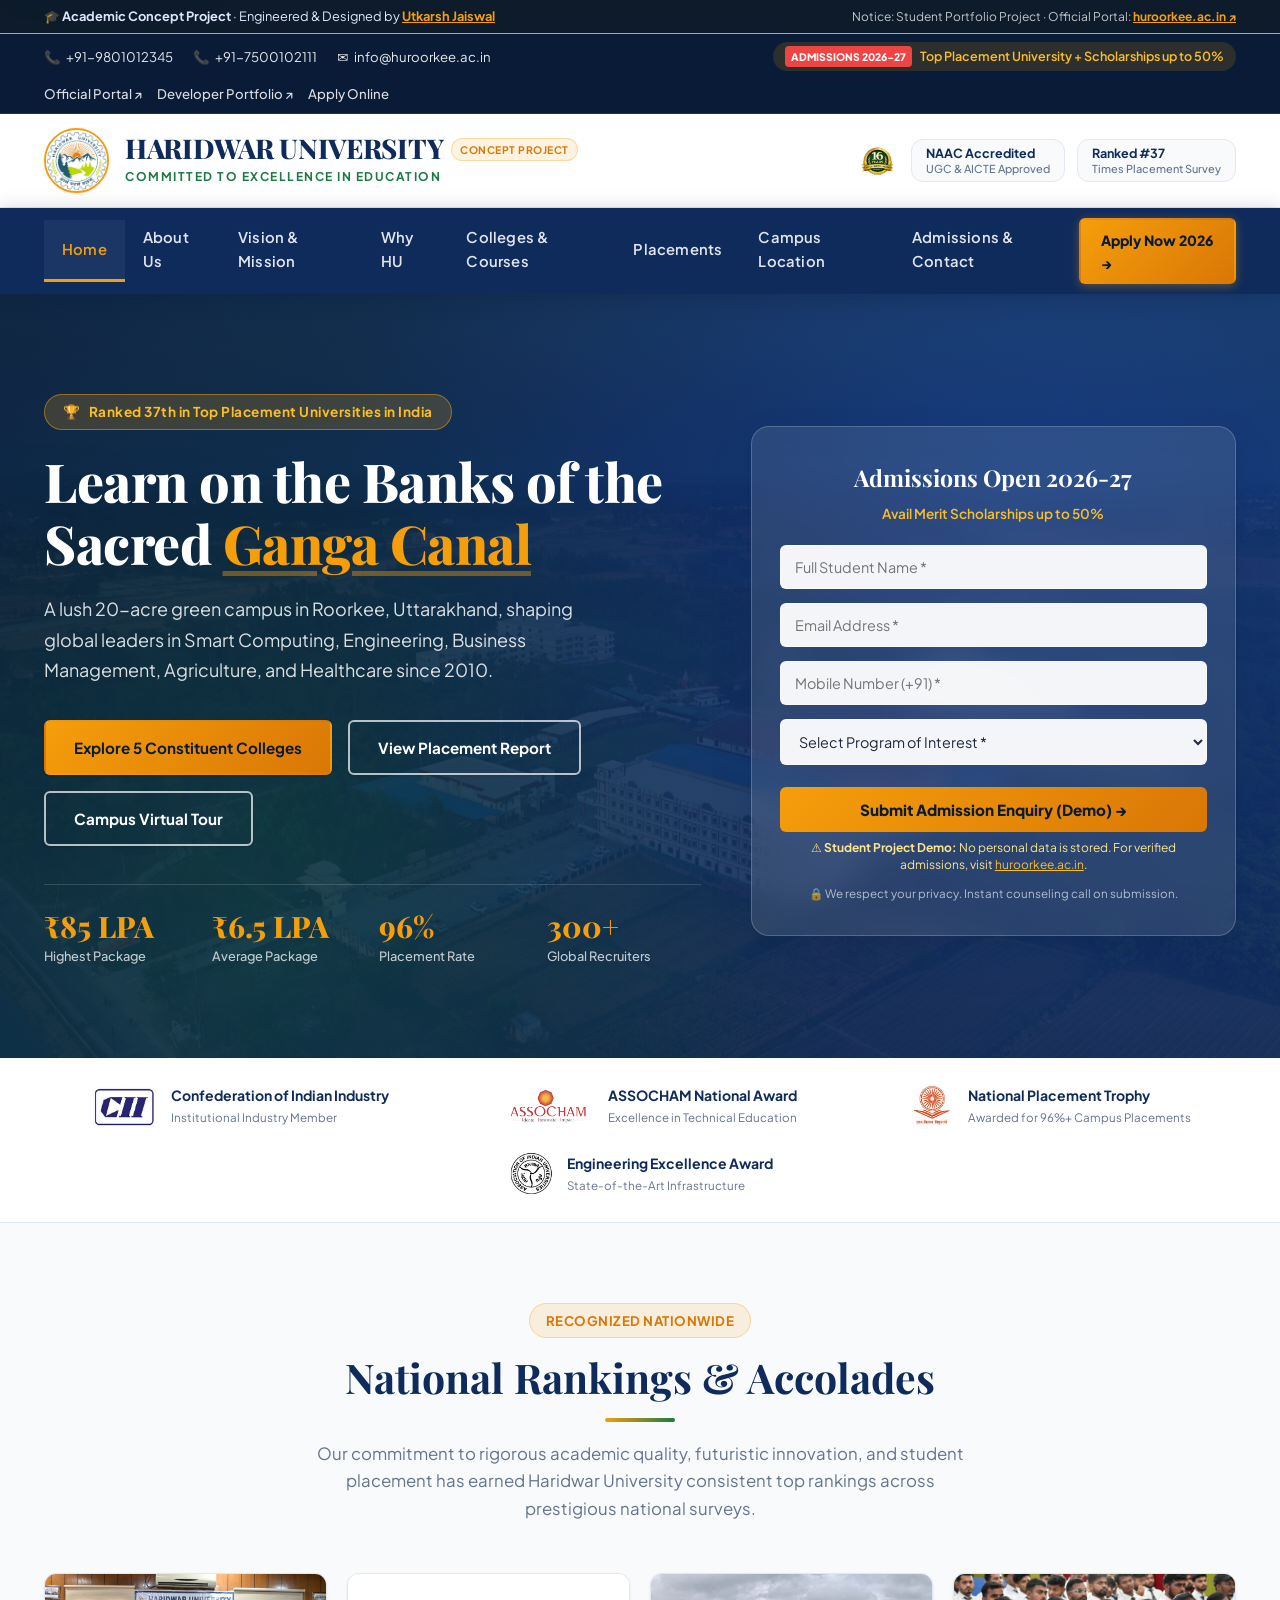
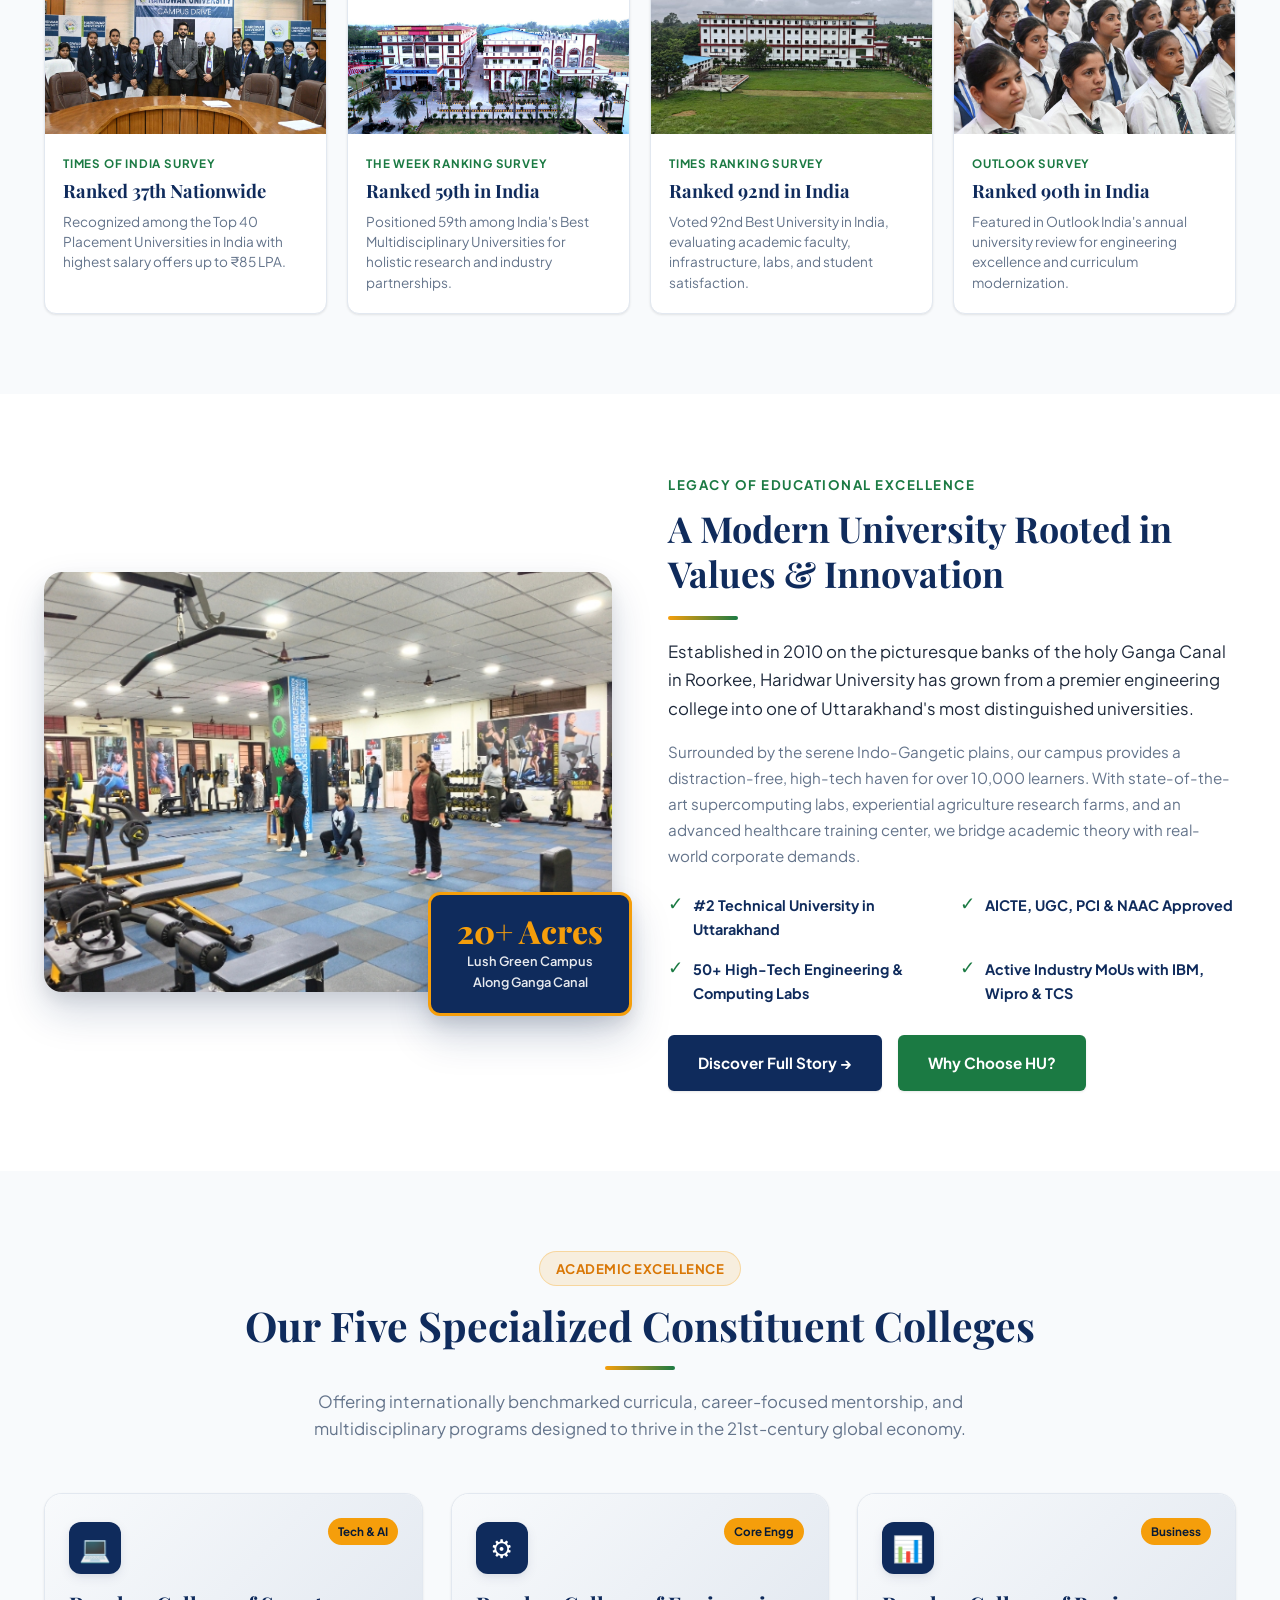
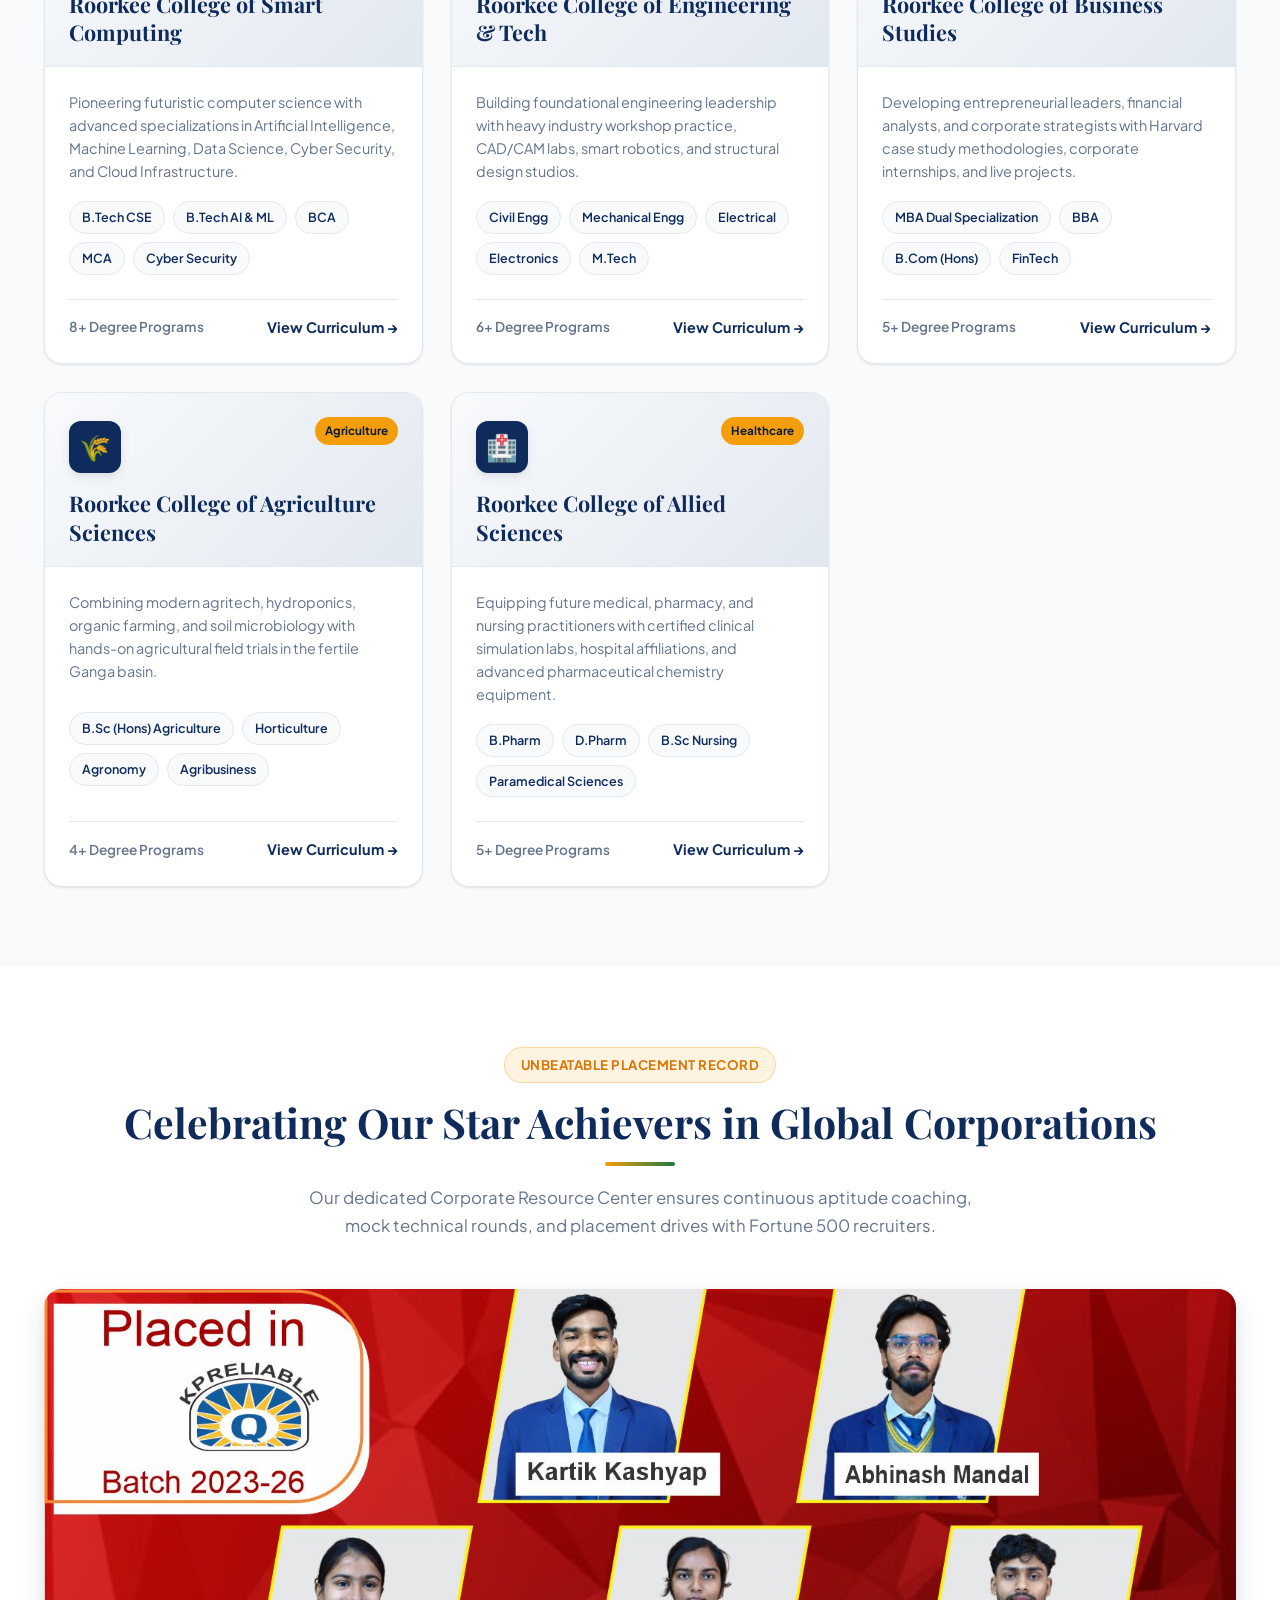
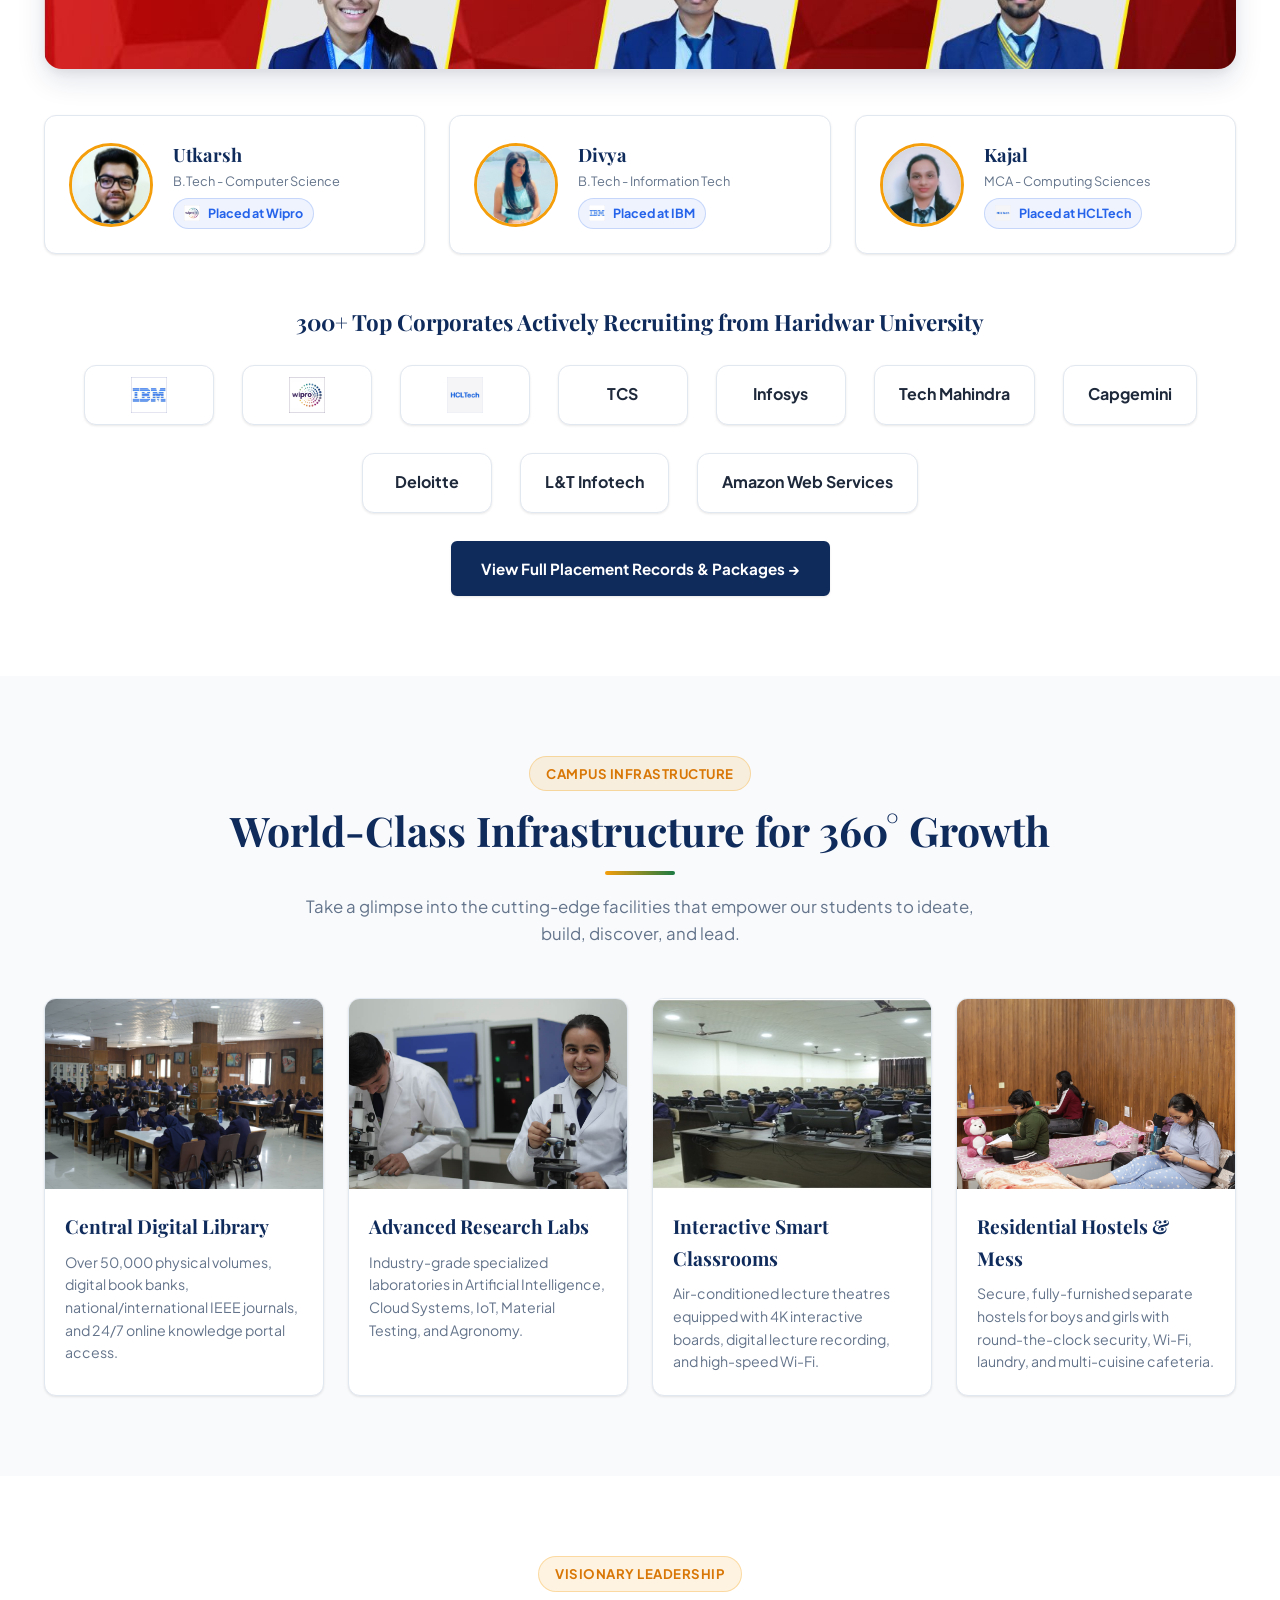
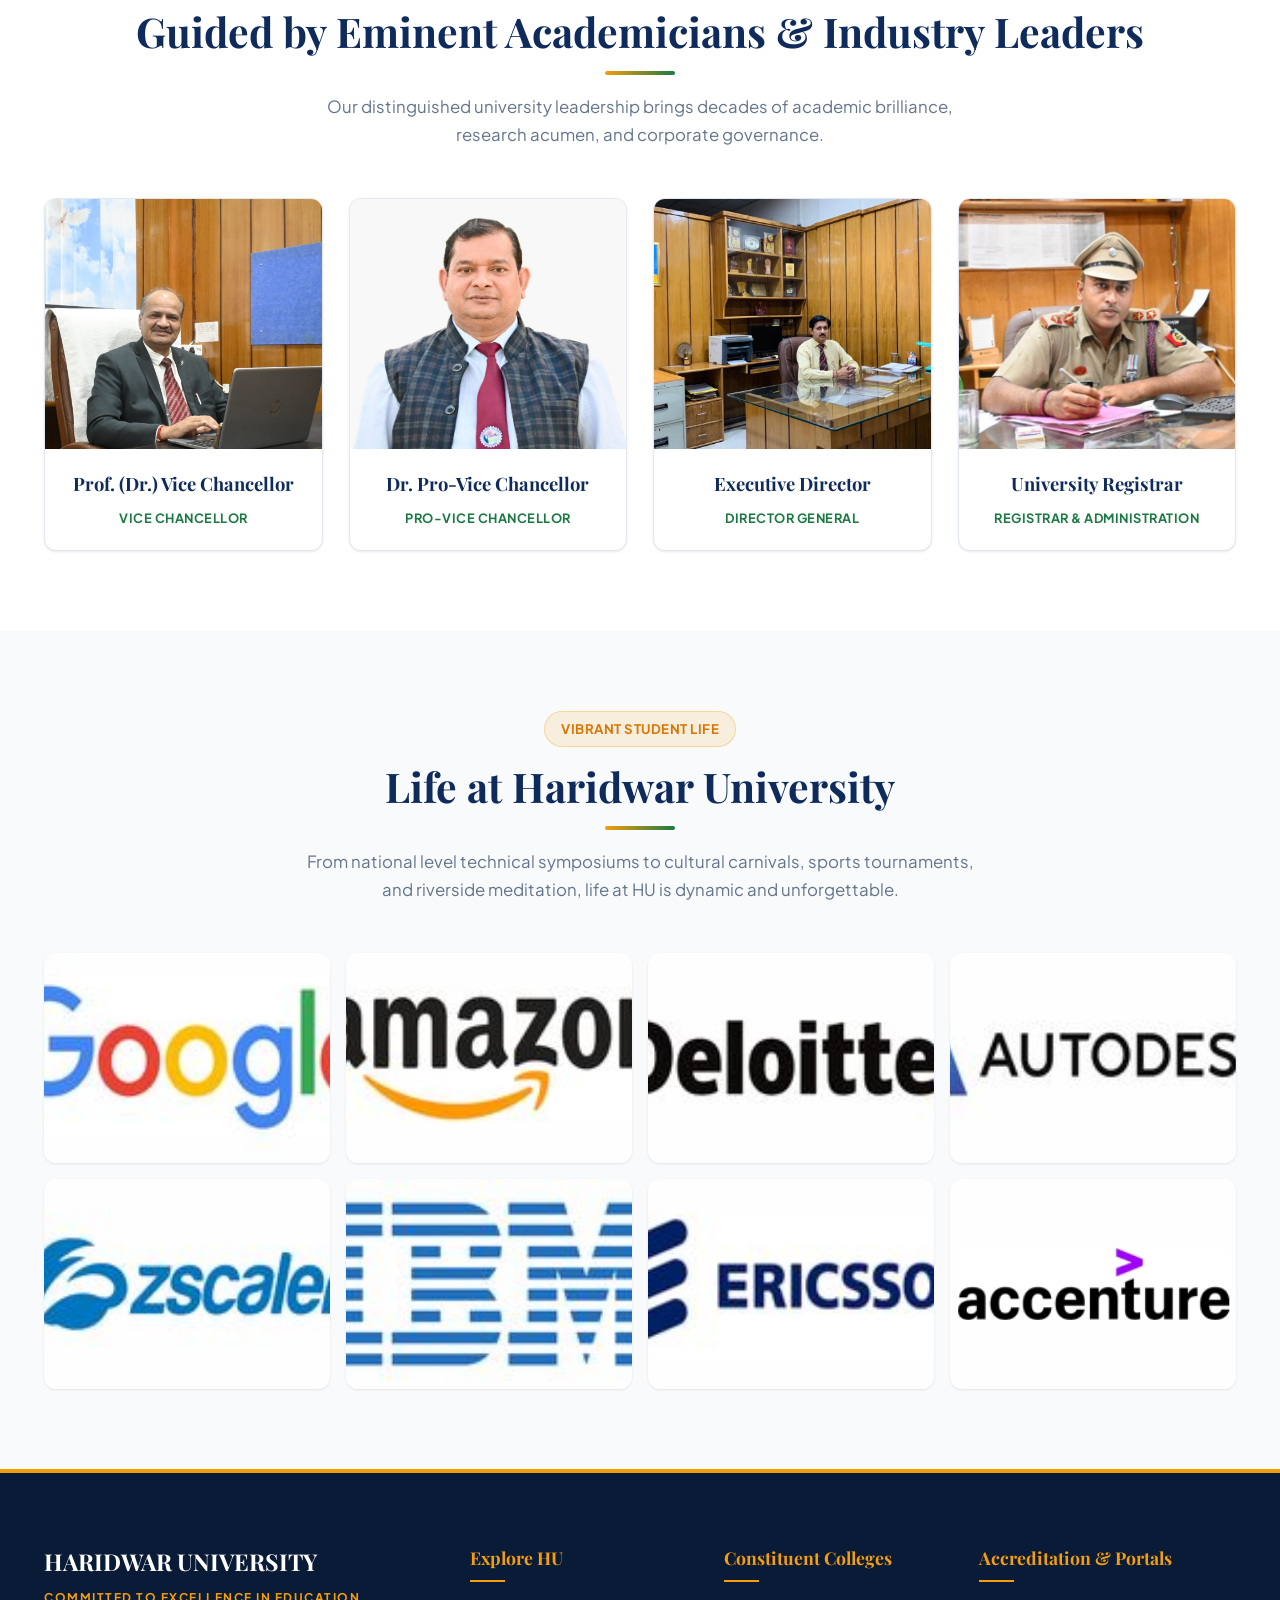
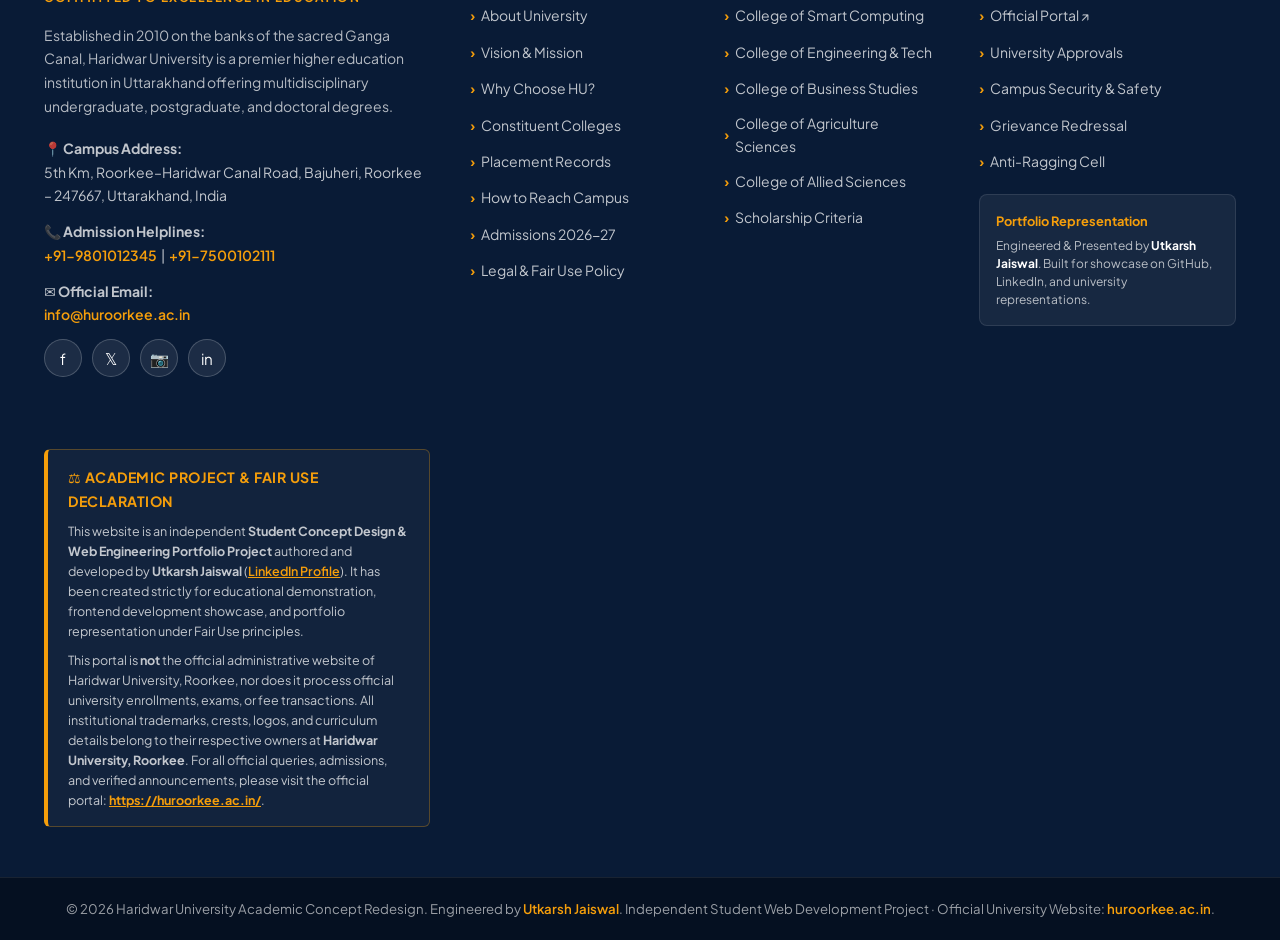
<file: index.html>
﻿<!DOCTYPE html>
<html lang="en">
<head>
  <meta name="author" content="Utkarsh Jaiswal">
  <meta name="project" content="Haridwar University Concept Redesign - Student Portfolio Project">
  <meta charset="UTF-8">
  <meta name="viewport" content="width=device-width, initial-scale=1.0">
  <title>Haridwar University (Concept Redesign) | Academic Project by Utkarsh Jaiswal</title>
  <meta name="description" content="Haridwar University, Roorkee (formerly RCE) - Top ranked university in Uttarakhand along Ganga Canal Road. Offering Engineering, Computing, Management, Agriculture, and Health Sciences.">
  <meta name="theme-color" content="#0f2b5c">
  <meta property="og:type" content="website">
  <meta property="og:title" content="Haridwar University (Concept Redesign)">
  <meta property="og:description" content="An independent academic redesign of Haridwar University, Roorkee.">
  <meta property="og:image" content="logo.jpg">
  <link rel="icon" href="logo.jpg" type="image/jpeg">
  
  <!-- Google Web Fonts -->
  <link rel="preconnect" href="https://fonts.googleapis.com">
  <link rel="preconnect" href="https://fonts.gstatic.com" crossorigin>
  <link href="https://fonts.googleapis.com/css2?family=Playfair+Display:ital,wght@0,600;0,700;0,800;1,600&family=Plus+Jakarta+Sans:wght@400;500;600;700;800&display=swap" rel="stylesheet">
  
  <!-- Master Stylesheet -->
  <link rel="stylesheet" href="style.css">
</head>
<body>
  <a class="skip-link" href="#main-content">Skip to main content</a>

  <!-- ================= ACADEMIC PROJECT DISCLAIMER BANNER ================= -->
  <div class="project-disclaimer-banner">
    <div class="container project-disclaimer-inner">
      <span>🎓 <strong>Academic Concept Project</strong> · Engineered &amp; Designed by <a href="https://jaiswalutkarsh2908-design.github.io/city-drive/portfolio.html" target="_blank" rel="noopener">Utkarsh Jaiswal</a></span>
      <span class="disclaimer-official-link">Notice: Student Portfolio Project · Official Portal: <a href="https://huroorkee.ac.in/" target="_blank" rel="noopener">huroorkee.ac.in ↗</a></span>
    </div>
  </div>

<!-- ================= TOP ANNOUNCEMENT & CONTACT BAR ================= -->
  <div class="top-bar">
    <div class="container top-bar-inner">
      <div class="top-contacts">
        <a href="tel:+919801012345"><span>📞</span> +91-9801012345</a>
        <a href="tel:+917500102111"><span>📞</span> +91-7500102111</a>
        <a href="mailto:info@huroorkee.ac.in"><span>✉️</span> info@huroorkee.ac.in</a>
      </div>
      <div class="top-announcement">
        <span class="badge-blink">Admissions 2026-27</span>
        <span>Top Placement University + Scholarships up to 50%</span>
      </div>
      <div class="top-links">
        <a href="https://huroorkee.ac.in/" target="_blank" rel="noopener">Official Portal ↗</a>
        <a href="https://jaiswalutkarsh2908-design.github.io/city-drive/portfolio.html" target="_blank" rel="noopener">Developer Portfolio ↗</a>
        <a href="contact.html">Apply Online</a>
      </div>
    </div>
  </div>

  <!-- ================= MAIN BRAND HEADER ================= -->
  <header class="main-header">
    <div class="container header-container">
      <a href="index.html" class="brand-wrap">
        <img src="logo.jpg" alt="Haridwar University Crest" class="brand-crest">
        <div class="brand-text-block">
          <div style="display:flex; align-items:center; gap:8px; flex-wrap:wrap;">
            <h1>HARIDWAR UNIVERSITY</h1>
            <span class="badge-pill badge-concept" style="font-size:0.65rem; padding:2px 8px; margin:0; text-transform:uppercase;">Concept Project</span>
          </div>
          <p>Committed to Excellence in Education</p>
        </div>
      </a>
      <div class="header-accreditations">
        <img src="images/16years.png" alt="16 Years of Educational Excellence" class="header-16years-img">
        <div class="header-accred-badge">
          <div>
            <strong>NAAC Accredited</strong>
            <span>UGC &amp; AICTE Approved</span>
          </div>
        </div>
        <div class="header-accred-badge">
          <div>
            <strong>Ranked #37</strong>
            <span>Times Placement Survey</span>
          </div>
        </div>
      </div>
    </div>
  </header>

  <!-- ================= STICKY NAVBAR ================= -->
  <nav class="navbar" id="navbar">
    <div class="container nav-container">
      <ul class="nav-menu" id="navMenu">
        <li class="nav-item"><a href="index.html" class="nav-link active">Home</a></li>
        <li class="nav-item"><a href="about.html" class="nav-link">About Us</a></li>
        <li class="nav-item"><a href="vision.html" class="nav-link">Vision &amp; Mission</a></li>
        <li class="nav-item"><a href="why.html" class="nav-link">Why HU</a></li>
        <li class="nav-item"><a href="colleges.html" class="nav-link">Colleges &amp; Courses</a></li>
        <li class="nav-item"><a href="placements.html" class="nav-link">Placements</a></li>
        <li class="nav-item"><a href="location.html" class="nav-link">Campus Location</a></li>
        <li class="nav-item"><a href="contact.html" class="nav-link">Admissions &amp; Contact</a></li>
      </ul>
      <div class="nav-cta">
        <a href="contact.html" class="btn btn-nav-apply">Apply Now 2026 →</a>
        <button class="hamburger" id="hamburgerBtn" aria-label="Toggle navigation">
          <span></span><span></span><span></span>
        </button>
      </div>
    </div>
  </nav>

  <!-- ================= HERO SECTION ================= -->
  <main id="main-content">
  <section class="hero-section">
    <div class="container hero-grid">
      <div class="hero-content">
        <div class="hero-badge-tag">
          <span>🏆</span> Ranked 37th in Top Placement Universities in India
        </div>
        <h2 class="hero-title">
          Learn on the Banks of the Sacred <em>Ganga Canal</em>
        </h2>
        <p class="hero-lead">
          A lush 20-acre green campus in Roorkee, Uttarakhand, shaping global leaders in Smart Computing, Engineering, Business Management, Agriculture, and Healthcare since 2010.
        </p>
        <div class="hero-cta-group">
          <a href="colleges.html" class="btn btn-primary">Explore 5 Constituent Colleges</a>
          <a href="placements.html" class="btn btn-outline">View Placement Report</a>
          <a href="about.html" class="btn btn-outline">Campus Virtual Tour</a>
        </div>
        <div class="hero-stats-row">
          <div class="hero-stat-item">
            <h3>₹85 LPA</h3>
            <p>Highest Package</p>
          </div>
          <div class="hero-stat-item">
            <h3>₹6.5 LPA</h3>
            <p>Average Package</p>
          </div>
          <div class="hero-stat-item">
            <h3>96%</h3>
            <p>Placement Rate</p>
          </div>
          <div class="hero-stat-item">
            <h3>300+</h3>
            <p>Global Recruiters</p>
          </div>
        </div>
      </div>

      <!-- Quick Admission Card -->
      <div class="hero-card-box">
        <div class="hero-card-header">
          <h3>Admissions Open 2026-27</h3>
          <p>Avail Merit Scholarships up to 50%</p>
        </div>
        <form class="quick-enquiry-form" onsubmit="handleEnquiry(event)">
          <div class="form-group">
            <input type="text" name="name" autocomplete="name" aria-label="Full Student Name" placeholder="Full Student Name *" required>
          </div>
          <div class="form-group">
            <input type="email" name="email" autocomplete="email" aria-label="Email Address" placeholder="Email Address *" required>
          </div>
          <div class="form-group">
            <input type="tel" name="phone" autocomplete="tel" inputmode="tel" aria-label="Mobile Number" placeholder="Mobile Number (+91) *" required>
          </div>
          <div class="form-group">
            <select name="program" aria-label="Program of Interest" required>
              <option value="" disabled selected>Select Program of Interest *</option>
              <option value="cse">B.Tech - Computer Science &amp; Engineering</option>
              <option value="aiml">B.Tech - Artificial Intelligence &amp; ML</option>
              <option value="bca">BCA - Smart Computing</option>
              <option value="mca">MCA - Master of Computer Applications</option>
              <option value="mech">B.Tech - Mechanical Engineering</option>
              <option value="civil">B.Tech - Civil Engineering</option>
              <option value="mba">MBA - Master of Business Administration</option>
              <option value="bba">BBA - Business Administration</option>
              <option value="agri">B.Sc (Hons) Agriculture</option>
              <option value="pharm">B.Pharm / D.Pharm Pharmacy</option>
              <option value="nursing">B.Sc Nursing</option>
            </select>
          </div>
          <button type="submit" class="btn-submit">Submit Admission Enquiry (Demo) →</button>
          <p class="form-status" role="status" aria-live="polite" hidden></p>
          <p style="font-size:0.75rem; color:#fde68a; text-align:center; margin-top:8px; line-height:1.4;">⚠️ <strong>Student Project Demo:</strong> No personal data is stored. For verified admissions, visit <a href="https://huroorkee.ac.in/" target="_blank" rel="noopener" style="color:#fbbf24; text-decoration:underline;">huroorkee.ac.in</a>.</p>
          <p class="form-privacy-note">🔒 We respect your privacy. Instant counseling call on submission.</p>
        </form>
      </div>
    </div>
  </section>

  <!-- ================= ACCREDITATIONS & AWARDS BAR ================= -->
  <section class="accreditations-bar">
    <div class="container accred-flex">
      <div class="accred-item">
        <img src="images/accred-cii.jpeg" alt="CII Partner" class="accred-logo">
        <div class="accred-info">
          <h4>Confederation of Indian Industry</h4>
          <p>Institutional Industry Member</p>
        </div>
      </div>
      <div class="accred-item">
        <img src="images/accred-assocham.png" alt="ASSOCHAM Award" class="accred-logo">
        <div class="accred-info">
          <h4>ASSOCHAM National Award</h4>
          <p>Excellence in Technical Education</p>
        </div>
      </div>
      <div class="accred-item">
        <img src="images/award-1.jpeg" alt="National Award" class="accred-logo">
        <div class="accred-info">
          <h4>National Placement Trophy</h4>
          <p>Awarded for 96%+ Campus Placements</p>
        </div>
      </div>
      <div class="accred-item">
        <img src="images/award-2.jpeg" alt="Excellence Trophy" class="accred-logo">
        <div class="accred-info">
          <h4>Engineering Excellence Award</h4>
          <p>State-of-the-Art Infrastructure</p>
        </div>
      </div>
    </div>
  </section>

  <!-- ================= OFFICIAL NATIONAL RANKINGS ================= -->
  <section class="section section-alt">
    <div class="container">
      <div class="section-header text-center">
        <span class="badge-pill">Recognized Nationwide</span>
        <h2>National Rankings &amp; Accolades</h2>
        <div class="divider-gold"></div>
        <p>Our commitment to rigorous academic quality, futuristic innovation, and student placement has earned Haridwar University consistent top rankings across prestigious national surveys.</p>
      </div>

      <div class="rankings-grid">
        <div class="ranking-card">
          <div class="ranking-img-wrap">
            <img src="images/rank-placement.jpg" alt="Times of India Placement Ranking">
          </div>
          <div class="ranking-body">
            <span class="ranking-tag">Times of India Survey</span>
            <h3>Ranked 37th Nationwide</h3>
            <p>Recognized among the Top 40 Placement Universities in India with highest salary offers up to ₹85 LPA.</p>
          </div>
        </div>

        <div class="ranking-card">
          <div class="ranking-img-wrap">
            <img src="images/rank-top.jpg" alt="The Week Ranking">
          </div>
          <div class="ranking-body">
            <span class="ranking-tag">The Week Ranking Survey</span>
            <h3>Ranked 59th in India</h3>
            <p>Positioned 59th among India's Best Multidisciplinary Universities for holistic research and industry partnerships.</p>
          </div>
        </div>

        <div class="ranking-card">
          <div class="ranking-img-wrap">
            <img src="images/rank-national.jpg" alt="Times National Ranking">
          </div>
          <div class="ranking-body">
            <span class="ranking-tag">Times Ranking Survey</span>
            <h3>Ranked 92nd in India</h3>
            <p>Voted 92nd Best University in India, evaluating academic faculty, infrastructure, labs, and student satisfaction.</p>
          </div>
        </div>

        <div class="ranking-card">
          <div class="ranking-img-wrap">
            <img src="images/rank-best.jpg" alt="Outlook Survey">
          </div>
          <div class="ranking-body">
            <span class="ranking-tag">Outlook Survey</span>
            <h3>Ranked 90th in India</h3>
            <p>Featured in Outlook India's annual university review for engineering excellence and curriculum modernization.</p>
          </div>
        </div>
      </div>
    </div>
  </section>

  <!-- ================= ABOUT HARIDWAR UNIVERSITY ================= -->
  <section class="section">
    <div class="container about-split-grid">
      <div class="about-visual-side">
        <img src="images/campus-full.jpeg" alt="Aerial View of Haridwar University Roorkee Campus" class="about-main-img">
        <div class="about-floating-badge">
          <h4>20+ Acres</h4>
          <p>Lush Green Campus<br>Along Ganga Canal</p>
        </div>
      </div>

      <div class="about-content-side">
        <span class="eyebrow">Legacy of Educational Excellence</span>
        <h2>A Modern University Rooted in Values &amp; Innovation</h2>
        <div class="divider-gold left"></div>
        <p class="about-lead-para">
          Established in 2010 on the picturesque banks of the holy Ganga Canal in Roorkee, Haridwar University has grown from a premier engineering college into one of Uttarakhand's most distinguished universities.
        </p>
        <p class="about-secondary-para">
          Surrounded by the serene Indo-Gangetic plains, our campus provides a distraction-free, high-tech haven for over 10,000 learners. With state-of-the-art supercomputing labs, experiential agriculture research farms, and an advanced healthcare training center, we bridge academic theory with real-world corporate demands.
        </p>
        <div class="about-features-list">
          <div class="about-feat-item">
            <span>✓</span> <strong>#2 Technical University in Uttarakhand</strong>
          </div>
          <div class="about-feat-item">
            <span>✓</span> <strong>AICTE, UGC, PCI &amp; NAAC Approved</strong>
          </div>
          <div class="about-feat-item">
            <span>✓</span> <strong>50+ High-Tech Engineering &amp; Computing Labs</strong>
          </div>
          <div class="about-feat-item">
            <span>✓</span> <strong>Active Industry MoUs with IBM, Wipro &amp; TCS</strong>
          </div>
        </div>
        <div style="display:flex; gap:16px; flex-wrap:wrap;">
          <a href="about.html" class="btn btn-navy">Discover Full Story →</a>
          <a href="why.html" class="btn btn-emerald">Why Choose HU?</a>
        </div>
      </div>
    </div>
  </section>

  <!-- ================= 5 CONSTITUENT COLLEGES ================= -->
  <section class="section section-alt">
    <div class="container">
      <div class="section-header text-center">
        <span class="badge-pill">Academic Excellence</span>
        <h2>Our Five Specialized Constituent Colleges</h2>
        <div class="divider-gold"></div>
        <p>Offering internationally benchmarked curricula, career-focused mentorship, and multidisciplinary programs designed to thrive in the 21st-century global economy.</p>
      </div>

      <div class="colleges-grid">
        <!-- College 1 -->
        <div class="college-card">
          <div class="college-card-header">
            <div class="college-icon">💻</div>
            <span class="college-badge-tag">Tech &amp; AI</span>
            <h3>Roorkee College of Smart Computing</h3>
          </div>
          <div class="college-card-body">
            <p class="college-desc">
              Pioneering futuristic computer science with advanced specializations in Artificial Intelligence, Machine Learning, Data Science, Cyber Security, and Cloud Infrastructure.
            </p>
            <div class="college-programs-tags">
              <span class="college-program-chip">B.Tech CSE</span>
              <span class="college-program-chip">B.Tech AI &amp; ML</span>
              <span class="college-program-chip">BCA</span>
              <span class="college-program-chip">MCA</span>
              <span class="college-program-chip">Cyber Security</span>
            </div>
            <div class="college-card-footer">
              <span style="font-size:0.85rem; color:var(--text-muted); font-weight:600;">8+ Degree Programs</span>
              <a href="colleges.html#computing">View Curriculum →</a>
            </div>
          </div>
        </div>

        <!-- College 2 -->
        <div class="college-card">
          <div class="college-card-header">
            <div class="college-icon">⚙️</div>
            <span class="college-badge-tag">Core Engg</span>
            <h3>Roorkee College of Engineering &amp; Tech</h3>
          </div>
          <div class="college-card-body">
            <p class="college-desc">
              Building foundational engineering leadership with heavy industry workshop practice, CAD/CAM labs, smart robotics, and structural design studios.
            </p>
            <div class="college-programs-tags">
              <span class="college-program-chip">Civil Engg</span>
              <span class="college-program-chip">Mechanical Engg</span>
              <span class="college-program-chip">Electrical</span>
              <span class="college-program-chip">Electronics</span>
              <span class="college-program-chip">M.Tech</span>
            </div>
            <div class="college-card-footer">
              <span style="font-size:0.85rem; color:var(--text-muted); font-weight:600;">6+ Degree Programs</span>
              <a href="colleges.html#engineering">View Curriculum →</a>
            </div>
          </div>
        </div>

        <!-- College 3 -->
        <div class="college-card">
          <div class="college-card-header">
            <div class="college-icon">📊</div>
            <span class="college-badge-tag">Business</span>
            <h3>Roorkee College of Business Studies</h3>
          </div>
          <div class="college-card-body">
            <p class="college-desc">
              Developing entrepreneurial leaders, financial analysts, and corporate strategists with Harvard case study methodologies, corporate internships, and live projects.
            </p>
            <div class="college-programs-tags">
              <span class="college-program-chip">MBA Dual Specialization</span>
              <span class="college-program-chip">BBA</span>
              <span class="college-program-chip">B.Com (Hons)</span>
              <span class="college-program-chip">FinTech</span>
            </div>
            <div class="college-card-footer">
              <span style="font-size:0.85rem; color:var(--text-muted); font-weight:600;">5+ Degree Programs</span>
              <a href="colleges.html#business">View Curriculum →</a>
            </div>
          </div>
        </div>

        <!-- College 4 -->
        <div class="college-card">
          <div class="college-card-header">
            <div class="college-icon">🌾</div>
            <span class="college-badge-tag">Agriculture</span>
            <h3>Roorkee College of Agriculture Sciences</h3>
          </div>
          <div class="college-card-body">
            <p class="college-desc">
              Combining modern agritech, hydroponics, organic farming, and soil microbiology with hands-on agricultural field trials in the fertile Ganga basin.
            </p>
            <div class="college-programs-tags">
              <span class="college-program-chip">B.Sc (Hons) Agriculture</span>
              <span class="college-program-chip">Horticulture</span>
              <span class="college-program-chip">Agronomy</span>
              <span class="college-program-chip">Agribusiness</span>
            </div>
            <div class="college-card-footer">
              <span style="font-size:0.85rem; color:var(--text-muted); font-weight:600;">4+ Degree Programs</span>
              <a href="colleges.html#agriculture">View Curriculum →</a>
            </div>
          </div>
        </div>

        <!-- College 5 -->
        <div class="college-card">
          <div class="college-card-header">
            <div class="college-icon">🏥</div>
            <span class="college-badge-tag">Healthcare</span>
            <h3>Roorkee College of Allied Sciences</h3>
          </div>
          <div class="college-card-body">
            <p class="college-desc">
              Equipping future medical, pharmacy, and nursing practitioners with certified clinical simulation labs, hospital affiliations, and advanced pharmaceutical chemistry equipment.
            </p>
            <div class="college-programs-tags">
              <span class="college-program-chip">B.Pharm</span>
              <span class="college-program-chip">D.Pharm</span>
              <span class="college-program-chip">B.Sc Nursing</span>
              <span class="college-program-chip">Paramedical Sciences</span>
            </div>
            <div class="college-card-footer">
              <span style="font-size:0.85rem; color:var(--text-muted); font-weight:600;">5+ Degree Programs</span>
              <a href="colleges.html#allied">View Curriculum →</a>
            </div>
          </div>
        </div>
      </div>
    </div>
  </section>

  <!-- ================= PLACEMENT STARS & RECRUITERS ================= -->
  <section class="section">
    <div class="container">
      <div class="section-header text-center">
        <span class="badge-pill">Unbeatable Placement Record</span>
        <h2>Celebrating Our Star Achievers in Global Corporations</h2>
        <div class="divider-gold"></div>
        <p>Our dedicated Corporate Resource Center ensures continuous aptitude coaching, mock technical rounds, and placement drives with Fortune 500 recruiters.</p>
      </div>

      <div class="placement-banner-container">
        <img src="images/placement-banner.jpeg" alt="Haridwar University Placements Highlight Banner">
      </div>

      <div class="stars-grid">
        <!-- Star 1: Utkarsh (Matching User Name & Real Official Student!) -->
        <div class="star-card">
          <img src="images/placed-utkarsh.png" alt="Utkarsh placed at Wipro" class="star-photo">
          <div class="star-info">
            <h4>Utkarsh</h4>
            <p class="star-dept">B.Tech - Computer Science</p>
            <div class="star-company-badge">
              <img src="images/recruiter-wipro.png" alt="Wipro Logo">
              <span>Placed at Wipro</span>
            </div>
          </div>
        </div>

        <!-- Star 2: Divya -->
        <div class="star-card">
          <img src="images/placed-divya.png" alt="Divya placed at IBM" class="star-photo">
          <div class="star-info">
            <h4>Divya</h4>
            <p class="star-dept">B.Tech - Information Tech</p>
            <div class="star-company-badge">
              <img src="images/recruiter-ibm.png" alt="IBM Logo">
              <span>Placed at IBM</span>
            </div>
          </div>
        </div>

        <!-- Star 3: Kajal -->
        <div class="star-card">
          <img src="images/placed-kajal.png" alt="Kajal placed at HCLTech" class="star-photo">
          <div class="star-info">
            <h4>Kajal</h4>
            <p class="star-dept">MCA - Computing Sciences</p>
            <div class="star-company-badge">
              <img src="images/recruiter-hcltech.png" alt="HCLTech Logo">
              <span>Placed at HCLTech</span>
            </div>
          </div>
        </div>
      </div>

      <!-- Top Recruiters Logo Row -->
      <div class="recruiters-wrap">
        <h3 class="recruiters-title">300+ Top Corporates Actively Recruiting from Haridwar University</h3>
        <div class="recruiters-grid">
          <div class="recruiter-item"><img src="images/recruiter-ibm.png" alt="IBM"></div>
          <div class="recruiter-item"><img src="images/recruiter-wipro.png" alt="Wipro"></div>
          <div class="recruiter-item"><img src="images/recruiter-hcltech.png" alt="HCLTech"></div>
          <div class="recruiter-item"><strong>TCS</strong></div>
          <div class="recruiter-item"><strong>Infosys</strong></div>
          <div class="recruiter-item"><strong>Tech Mahindra</strong></div>
          <div class="recruiter-item"><strong>Capgemini</strong></div>
          <div class="recruiter-item"><strong>Deloitte</strong></div>
          <div class="recruiter-item"><strong>L&amp;T Infotech</strong></div>
          <div class="recruiter-item"><strong>Amazon Web Services</strong></div>
        </div>
        <div style="margin-top:28px;">
          <a href="placements.html" class="btn btn-navy">View Full Placement Records &amp; Packages →</a>
        </div>
      </div>
    </div>
  </section>

  <!-- ================= WORLD-CLASS CAMPUS FACILITIES ================= -->
  <section class="section section-alt">
    <div class="container">
      <div class="section-header text-center">
        <span class="badge-pill">Campus Infrastructure</span>
        <h2>World-Class Infrastructure for 360° Growth</h2>
        <div class="divider-gold"></div>
        <p>Take a glimpse into the cutting-edge facilities that empower our students to ideate, build, discover, and lead.</p>
      </div>

      <div class="facilities-grid">
        <div class="facility-card">
          <div class="facility-img-wrap">
            <img src="images/library.jpeg" alt="State of the Art Central Library">
          </div>
          <div class="facility-body">
            <h3>Central Digital Library</h3>
            <p>Over 50,000 physical volumes, digital book banks, national/international IEEE journals, and 24/7 online knowledge portal access.</p>
          </div>
        </div>

        <div class="facility-card">
          <div class="facility-img-wrap">
            <img src="images/research-lab.jpg" alt="Advanced Research Laboratories">
          </div>
          <div class="facility-body">
            <h3>Advanced Research Labs</h3>
            <p>Industry-grade specialized laboratories in Artificial Intelligence, Cloud Systems, IoT, Material Testing, and Agronomy.</p>
          </div>
        </div>

        <div class="facility-card">
          <div class="facility-img-wrap">
            <img src="images/smart-classroom.jpg" alt="Interactive Smart Classrooms">
          </div>
          <div class="facility-body">
            <h3>Interactive Smart Classrooms</h3>
            <p>Air-conditioned lecture theatres equipped with 4K interactive boards, digital lecture recording, and high-speed Wi-Fi.</p>
          </div>
        </div>

        <div class="facility-card">
          <div class="facility-img-wrap">
            <img src="images/hostel.jpg" alt="Modern Student Accommodation">
          </div>
          <div class="facility-body">
            <h3>Residential Hostels &amp; Mess</h3>
            <p>Secure, fully-furnished separate hostels for boys and girls with round-the-clock security, Wi-Fi, laundry, and multi-cuisine cafeteria.</p>
          </div>
        </div>
      </div>
    </div>
  </section>

  <!-- ================= UNIVERSITY LEADERSHIP ================= -->
  <section class="section">
    <div class="container">
      <div class="section-header text-center">
        <span class="badge-pill">Visionary Leadership</span>
        <h2>Guided by Eminent Academicians &amp; Industry Leaders</h2>
        <div class="divider-gold"></div>
        <p>Our distinguished university leadership brings decades of academic brilliance, research acumen, and corporate governance.</p>
      </div>

      <div class="leadership-grid">
        <div class="leader-card">
          <div class="leader-photo-wrap">
            <img src="images/leader-vc.jpg" alt="Vice Chancellor, Haridwar University">
          </div>
          <div class="leader-body">
            <h3>Prof. (Dr.) Vice Chancellor</h3>
            <span class="leader-designation">Vice Chancellor</span>
          </div>
        </div>

        <div class="leader-card">
          <div class="leader-photo-wrap">
            <img src="images/leader-pro-vc.jpg" alt="Pro-Vice Chancellor">
          </div>
          <div class="leader-body">
            <h3>Dr. Pro-Vice Chancellor</h3>
            <span class="leader-designation">Pro-Vice Chancellor</span>
          </div>
        </div>

        <div class="leader-card">
          <div class="leader-photo-wrap">
            <img src="images/leader-director.jpg" alt="Director">
          </div>
          <div class="leader-body">
            <h3>Executive Director</h3>
            <span class="leader-designation">Director General</span>
          </div>
        </div>

        <div class="leader-card">
          <div class="leader-photo-wrap">
            <img src="images/leader-registrar.jpg" alt="Registrar">
          </div>
          <div class="leader-body">
            <h3>University Registrar</h3>
            <span class="leader-designation">Registrar &amp; Administration</span>
          </div>
        </div>
      </div>
    </div>
  </section>

  <!-- ================= CAMPUS LIFE GALLERY ================= -->
  <section class="section section-alt">
    <div class="container">
      <div class="section-header text-center">
        <span class="badge-pill">Vibrant Student Life</span>
        <h2>Life at Haridwar University</h2>
        <div class="divider-gold"></div>
        <p>From national level technical symposiums to cultural carnivals, sports tournaments, and riverside meditation, life at HU is dynamic and unforgettable.</p>
      </div>

      <div class="gallery-grid">
        <div class="gallery-item"><img src="images/gallery-1.jpeg" alt="Campus Life Photo 1"></div>
        <div class="gallery-item"><img src="images/gallery-2.jpeg" alt="Campus Life Photo 2"></div>
        <div class="gallery-item"><img src="images/gallery-3.jpeg" alt="Campus Life Photo 3"></div>
        <div class="gallery-item"><img src="images/gallery-4.jpeg" alt="Campus Life Photo 4"></div>
        <div class="gallery-item"><img src="images/gallery-5.jpeg" alt="Campus Life Photo 5"></div>
        <div class="gallery-item"><img src="images/gallery-6.jpeg" alt="Campus Life Photo 6"></div>
        <div class="gallery-item"><img src="images/gallery-7.jpeg" alt="Campus Life Photo 7"></div>
        <div class="gallery-item"><img src="images/gallery-8.jpeg" alt="Campus Life Photo 8"></div>
      </div>
    </div>
  </section>

  </main>

  <!-- ================= MASTER FOOTER ================= -->
  <footer class="footer-master">
    <div class="container">
      <div class="footer-top-grid">
        <!-- Brand Info -->
        <div class="footer-brand">
          <h3>HARIDWAR UNIVERSITY</h3>
          <span class="footer-tagline">Committed to Excellence in Education</span>
          <p>
            Established in 2010 on the banks of the sacred Ganga Canal, Haridwar University is a premier higher education institution in Uttarakhand offering multidisciplinary undergraduate, postgraduate, and doctoral degrees.
          </p>
          <div class="footer-contact-block">
            <p>
              📍 <strong>Campus Address:</strong><br>
              5th Km, Roorkee–Haridwar Canal Road, Bajuheri, Roorkee – 247667, Uttarakhand, India
            </p>
            <p>
              📞 <strong>Admission Helplines:</strong><br>
              <a href="tel:+919801012345">+91-9801012345</a> &nbsp;|&nbsp; <a href="tel:+917500102111">+91-7500102111</a>
            </p>
            <p>
              ✉️ <strong>Official Email:</strong><br>
              <a href="mailto:info@huroorkee.ac.in">info@huroorkee.ac.in</a>
            </p>
          </div>
          <div class="footer-social-links">
            <a href="https://www.facebook.com/" target="_blank" rel="noopener" class="footer-social-btn" title="Facebook">f</a>
            <a href="https://twitter.com/" target="_blank" rel="noopener" class="footer-social-btn" title="Twitter / X">𝕏</a>
            <a href="https://www.instagram.com/" target="_blank" rel="noopener" class="footer-social-btn" title="Instagram">📷</a>
            <a href="https://www.linkedin.com/in/utkarsh-jaiswal-29122008d" target="_blank" rel="noopener" class="footer-social-btn" title="LinkedIn Profile">in</a>
          </div>
        </div>

        <!-- Quick Links -->
        <div class="footer-col">
          <h4>Explore HU</h4>
          <ul class="footer-links-list">
            <li><a href="about.html">About University</a></li>
            <li><a href="vision.html">Vision &amp; Mission</a></li>
            <li><a href="why.html">Why Choose HU?</a></li>
            <li><a href="colleges.html">Constituent Colleges</a></li>
            <li><a href="placements.html">Placement Records</a></li>
            <li><a href="location.html">How to Reach Campus</a></li>
            <li><a href="contact.html">Admissions 2026-27</a></li>
            <li><a href="legal.html">Legal &amp; Fair Use Policy</a></li>
          </ul>
        </div>

        <!-- Academics -->
        <div class="footer-col">
          <h4>Constituent Colleges</h4>
          <ul class="footer-links-list">
            <li><a href="colleges.html#computing">College of Smart Computing</a></li>
            <li><a href="colleges.html#engineering">College of Engineering &amp; Tech</a></li>
            <li><a href="colleges.html#business">College of Business Studies</a></li>
            <li><a href="colleges.html#agriculture">College of Agriculture Sciences</a></li>
            <li><a href="colleges.html#allied">College of Allied Sciences</a></li>
            <li><a href="contact.html">Scholarship Criteria</a></li>
          </ul>
        </div>

        <!-- Official Portal & Developer Note -->
        <div class="footer-col">
          <h4>Accreditation &amp; Portals</h4>
          <ul class="footer-links-list">
            <li><a href="https://huroorkee.ac.in/" target="_blank" rel="noopener">Official Portal ↗</a></li>
            <li><a href="https://huroorkee.ac.in/about-us" target="_blank" rel="noopener">University Approvals</a></li>
            <li><a href="contact.html">Campus Security &amp; Safety</a></li>
            <li><a href="contact.html">Grievance Redressal</a></li>
            <li><a href="contact.html">Anti-Ragging Cell</a></li>
          </ul>
          <div style="background:rgba(255,255,255,0.06); padding:16px; border-radius:8px; border:1px solid rgba(255,255,255,0.1); margin-top:20px;">
            <p style="font-size:0.8rem; color:var(--gold); font-weight:700; margin-bottom:4px;">Portfolio Representation</p>
            <p style="font-size:0.75rem; color:rgba(255,255,255,0.7); line-height:1.5;">
              Engineered &amp; Presented by <strong style="color:white;">Utkarsh Jaiswal</strong>. Built for showcase on GitHub, LinkedIn, and university representations.
            </p>
          </div>
        </div>
        <!-- Project Legal & Fair Use Declaration -->
        <div class="project-legal-box">
          <h4>⚖️ Academic Project &amp; Fair Use Declaration</h4>
          <p>
            This website is an independent <strong>Student Concept Design &amp; Web Engineering Portfolio Project</strong> authored and developed by <strong>Utkarsh Jaiswal</strong> (<a href="https://www.linkedin.com/in/utkarsh-jaiswal-29122008d" target="_blank" rel="noopener">LinkedIn Profile</a>). It has been created strictly for educational demonstration, frontend development showcase, and portfolio representation under Fair Use principles.
          </p>
          <p>
            This portal is <strong>not</strong> the official administrative website of Haridwar University, Roorkee, nor does it process official university enrollments, exams, or fee transactions. All institutional trademarks, crests, logos, and curriculum details belong to their respective owners at <strong>Haridwar University, Roorkee</strong>. For all official queries, admissions, and verified announcements, please visit the official portal: <a href="https://huroorkee.ac.in/" target="_blank" rel="noopener"><strong>https://huroorkee.ac.in/</strong></a>.
          </p>
        </div>
      </div>
    </div>

    <!-- Bottom Strip -->
    <div class="footer-bottom-strip">
      <div class="container">
        © 2026 Haridwar University Academic Concept Redesign. Engineered by <a href="https://jaiswalutkarsh2908-design.github.io/city-drive/portfolio.html" target="_blank" rel="noopener">Utkarsh Jaiswal</a>. Independent Student Web Development Project · Official University Website: <a href="https://huroorkee.ac.in/" target="_blank" rel="noopener">huroorkee.ac.in</a>.
      </div>
    </div>
  </footer>

  <!-- Floating Scroll To Top Button -->
  <button class="scroll-to-top-btn" id="scrollTopBtn" title="Back to Top" aria-label="Back to Top">↑</button>

  <!-- Interactive Scripts -->
  <script>
    // Mobile navigation toggle
    const hamburgerBtn = document.getElementById('hamburgerBtn');
    const navMenu = document.getElementById('navMenu');

    if (hamburgerBtn && navMenu) {
      hamburgerBtn.addEventListener('click', (e) => {
        e.stopPropagation();
        hamburgerBtn.classList.toggle('active');
        navMenu.classList.toggle('open');
      });

      // Close menu when clicking a link
      document.querySelectorAll('.nav-link').forEach(link => {
        link.addEventListener('click', () => {
          hamburgerBtn.classList.remove('active');
          navMenu.classList.remove('open');
        });
      });

      // Close menu when tapping outside on mobile
      document.addEventListener('click', (e) => {
        if (!navMenu.contains(e.target) && !hamburgerBtn.contains(e.target) && navMenu.classList.contains('open')) {
          hamburgerBtn.classList.remove('active');
          navMenu.classList.remove('open');
        }
      });
    }

    // Scroll to Top visibility
    const scrollTopBtn = document.getElementById('scrollTopBtn');
    if (scrollTopBtn) {
      window.addEventListener('scroll', () => {
        if (window.scrollY > 350) {
          scrollTopBtn.classList.add('visible');
        } else {
          scrollTopBtn.classList.remove('visible');
        }
      });

      scrollTopBtn.addEventListener('click', () => {
        window.scrollTo({ top: 0, behavior: 'smooth' });
      });
    }

    // Interactive Enquiry Alert
    function handleEnquiry(e) {
      e.preventDefault();
      const status = e.target.querySelector('.form-status');
      if (status) {
        status.textContent = 'Demo enquiry received. No information was stored or transmitted.';
        status.hidden = false;
      }
      e.target.reset();
    }
  </script>
</body>
</html>
</file>
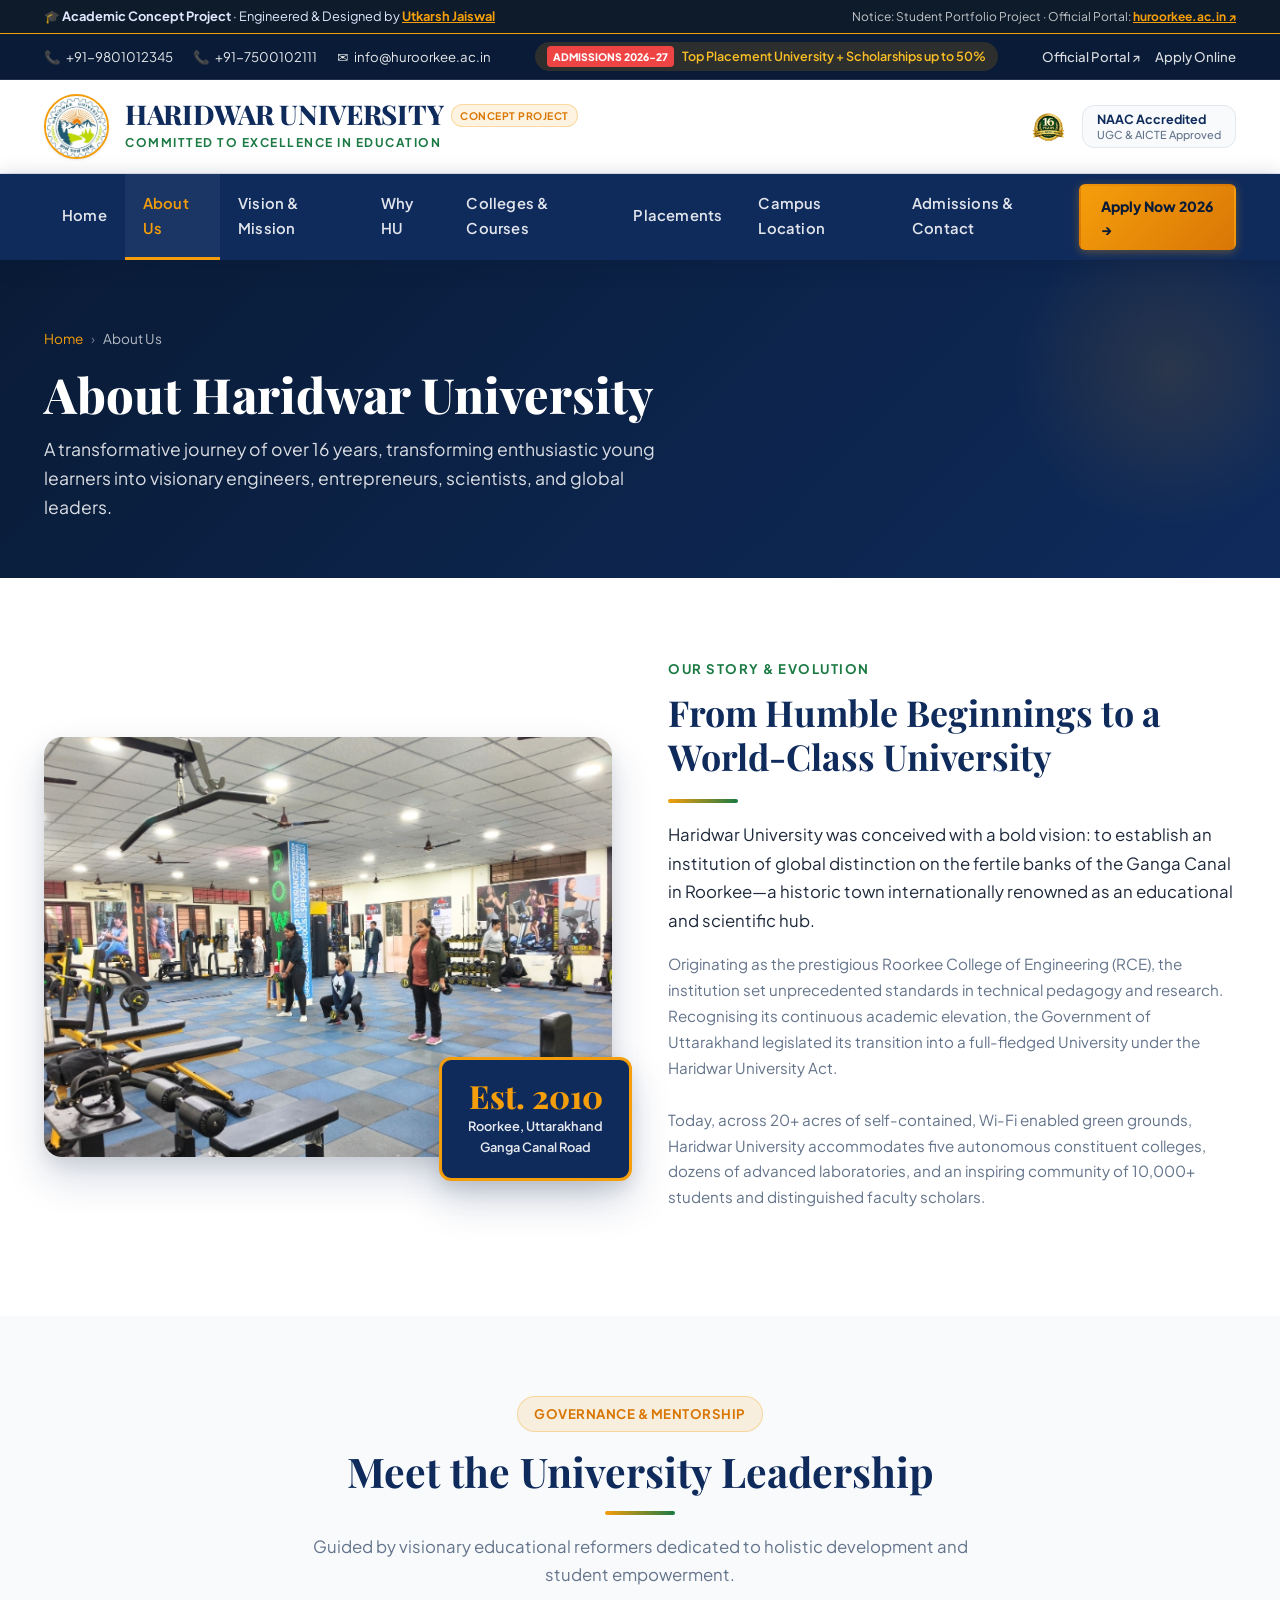
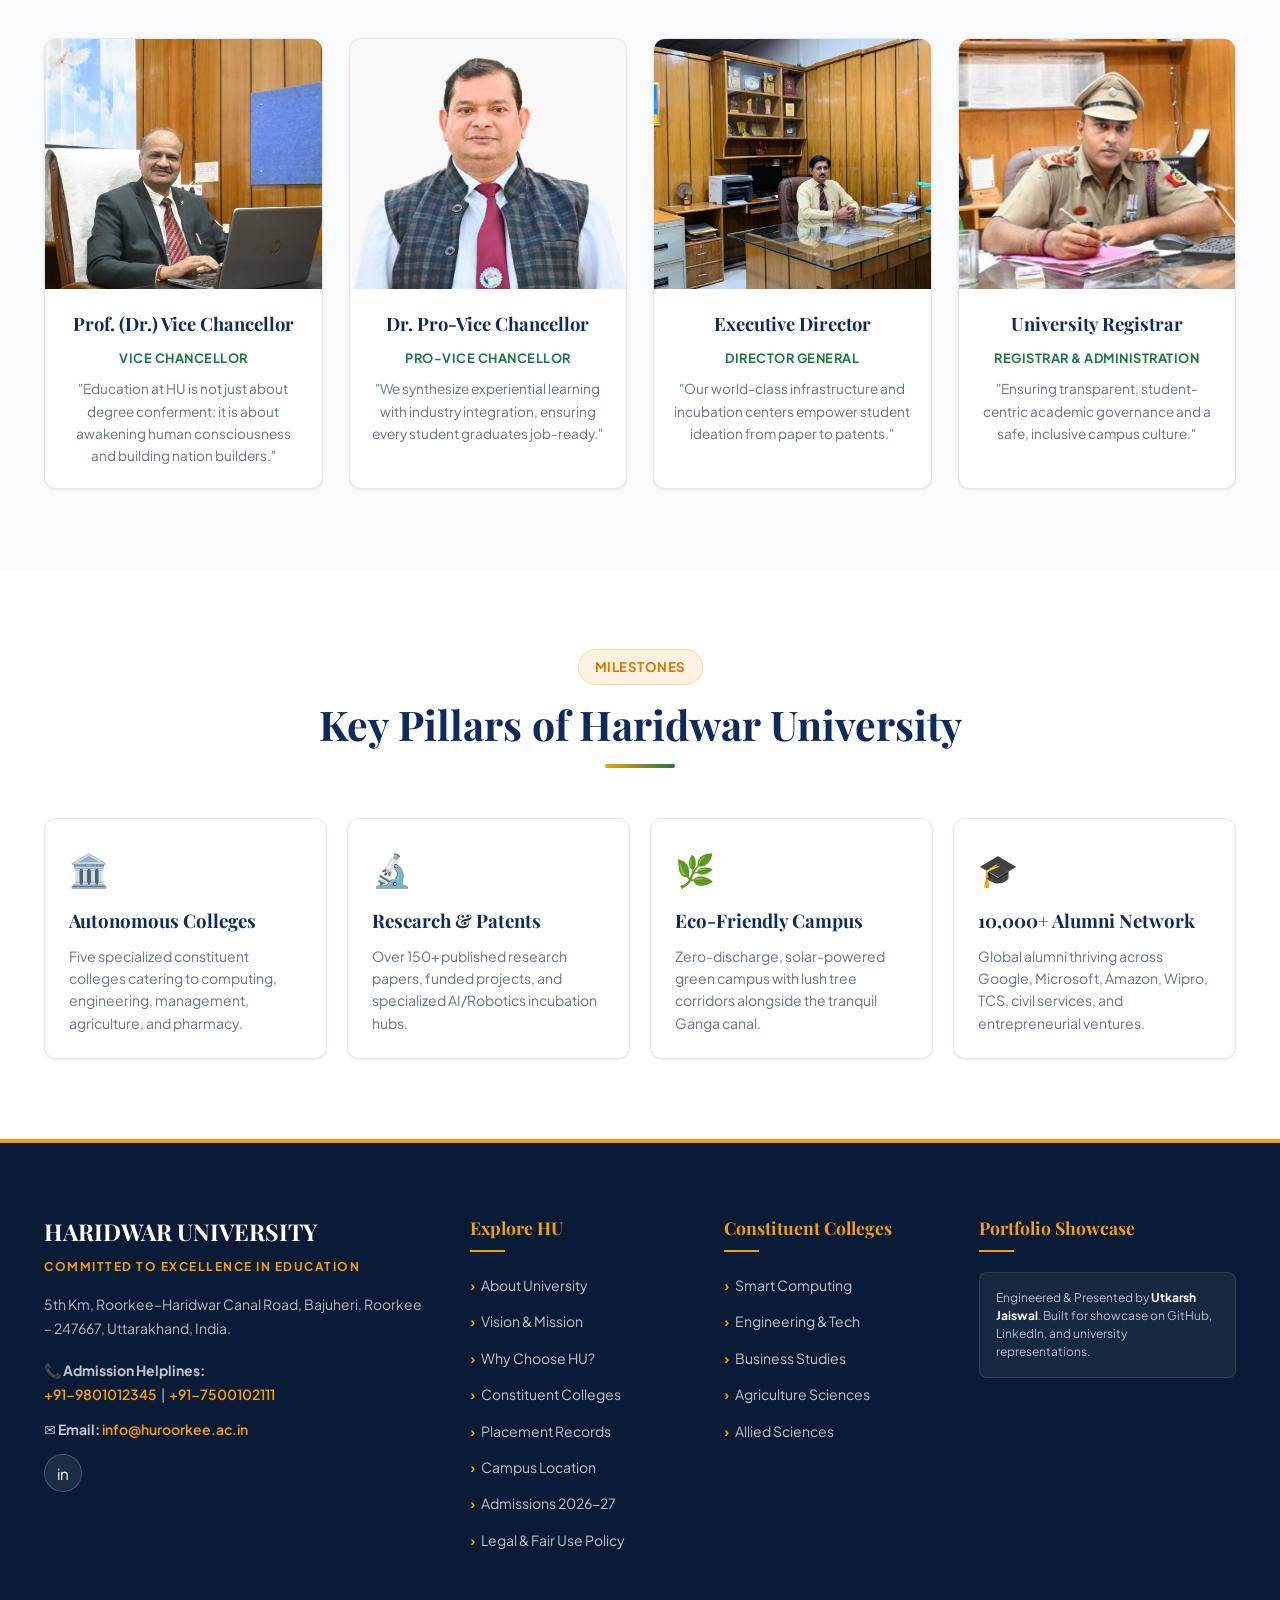
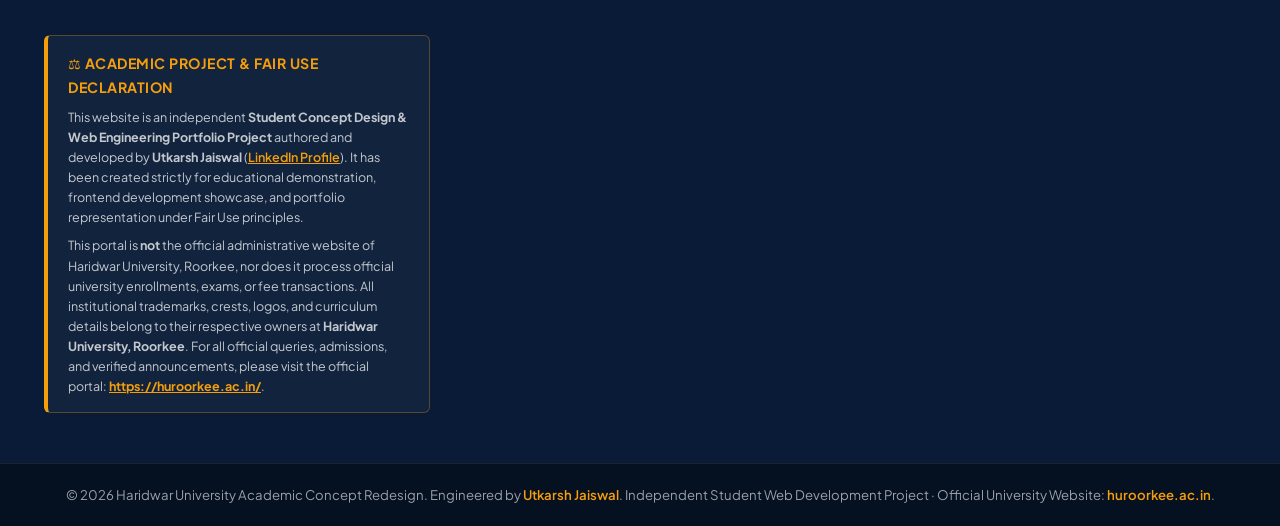
<file: about.html>
﻿<!DOCTYPE html>
<html lang="en">
<head>
  <meta name="author" content="Utkarsh Jaiswal">
  <meta name="project" content="Haridwar University Concept Redesign - Student Portfolio Project">
  <meta charset="UTF-8">
  <meta name="viewport" content="width=device-width, initial-scale=1.0">
  <title>About Us | Haridwar University, Roorkee</title>
  <meta name="description" content="Discover Haridwar University, Roorkee. Established in 2010 on 20+ acres alongside the holy Ganga Canal. Offering world-class multidisciplinary higher education.">
  
  <link rel="preconnect" href="https://fonts.googleapis.com">
  <link rel="preconnect" href="https://fonts.gstatic.com" crossorigin>
  <link href="https://fonts.googleapis.com/css2?family=Playfair+Display:ital,wght@0,600;0,700;0,800;1,600&family=Plus+Jakarta+Sans:wght@400;500;600;700;800&display=swap" rel="stylesheet">
  <link rel="stylesheet" href="style.css">
</head>
<body>

  <!-- ================= ACADEMIC PROJECT DISCLAIMER BANNER ================= -->
  <div class="project-disclaimer-banner">
    <div class="container project-disclaimer-inner">
      <span>🎓 <strong>Academic Concept Project</strong> · Engineered &amp; Designed by <a href="https://www.linkedin.com/in/utkarsh-jaiswal-29122008d" target="_blank" rel="noopener">Utkarsh Jaiswal</a></span>
      <span class="disclaimer-official-link">Notice: Student Portfolio Project · Official Portal: <a href="https://huroorkee.ac.in/" target="_blank" rel="noopener">huroorkee.ac.in ↗</a></span>
    </div>
  </div>

<!-- TOP BAR -->
  <div class="top-bar">
    <div class="container top-bar-inner">
      <div class="top-contacts">
        <a href="tel:+919801012345"><span>📞</span> +91-9801012345</a>
        <a href="tel:+917500102111"><span>📞</span> +91-7500102111</a>
        <a href="mailto:info@huroorkee.ac.in"><span>✉️</span> info@huroorkee.ac.in</a>
      </div>
      <div class="top-announcement">
        <span class="badge-blink">Admissions 2026-27</span>
        <span>Top Placement University + Scholarships up to 50%</span>
      </div>
      <div class="top-links">
        <a href="https://huroorkee.ac.in/" target="_blank" rel="noopener">Official Portal ↗</a>
        <a href="contact.html">Apply Online</a>
      </div>
    </div>
  </div>

  <!-- HEADER -->
  <header class="main-header">
    <div class="container header-container">
      <a href="index.html" class="brand-wrap">
        <img src="logo.jpg" alt="Haridwar University Crest" class="brand-crest">
        <div class="brand-text-block">
          <div style="display:flex; align-items:center; gap:8px; flex-wrap:wrap;">
            <h1>HARIDWAR UNIVERSITY</h1>
            <span class="badge-pill badge-concept" style="font-size:0.65rem; padding:2px 8px; margin:0; text-transform:uppercase;">Concept Project</span>
          </div>
          <p>Committed to Excellence in Education</p>
        </div>
      </a>
      <div class="header-accreditations">
        <img src="images/16years.png" alt="16 Years of Excellence" class="header-16years-img">
        <div class="header-accred-badge">
          <div>
            <strong>NAAC Accredited</strong>
            <span>UGC &amp; AICTE Approved</span>
          </div>
        </div>
      </div>
    </div>
  </header>

  <!-- NAVBAR -->
  <nav class="navbar">
    <div class="container nav-container">
      <ul class="nav-menu" id="navMenu">
        <li class="nav-item"><a href="index.html" class="nav-link">Home</a></li>
        <li class="nav-item"><a href="about.html" class="nav-link active">About Us</a></li>
        <li class="nav-item"><a href="vision.html" class="nav-link">Vision &amp; Mission</a></li>
        <li class="nav-item"><a href="why.html" class="nav-link">Why HU</a></li>
        <li class="nav-item"><a href="colleges.html" class="nav-link">Colleges &amp; Courses</a></li>
        <li class="nav-item"><a href="placements.html" class="nav-link">Placements</a></li>
        <li class="nav-item"><a href="location.html" class="nav-link">Campus Location</a></li>
        <li class="nav-item"><a href="contact.html" class="nav-link">Admissions &amp; Contact</a></li>
      </ul>
      <div class="nav-cta">
        <a href="contact.html" class="btn btn-nav-apply">Apply Now 2026 →</a>
        <button class="hamburger" id="hamburgerBtn" aria-label="Toggle navigation">
          <span></span><span></span><span></span>
        </button>
      </div>
    </div>
  </nav>

  <!-- PAGE HERO -->
  <div class="page-hero-banner">
    <div class="container">
      <div class="breadcrumb-nav">
        <a href="index.html">Home</a>
        <span class="sep">›</span>
        <span>About Us</span>
      </div>
      <h1>About Haridwar University</h1>
      <p>A transformative journey of over 16 years, transforming enthusiastic young learners into visionary engineers, entrepreneurs, scientists, and global leaders.</p>
    </div>
  </div>

  <!-- ABOUT DETAILED CONTENT -->
  <section class="section">
    <div class="container about-split-grid">
      <div class="about-visual-side">
        <img src="images/campus-full.jpeg" alt="Campus Aerial View" class="about-main-img">
        <div class="about-floating-badge">
          <h4>Est. 2010</h4>
          <p>Roorkee, Uttarakhand<br>Ganga Canal Road</p>
        </div>
      </div>

      <div class="about-content-side">
        <span class="eyebrow">Our Story &amp; Evolution</span>
        <h2>From Humble Beginnings to a World-Class University</h2>
        <div class="divider-gold left"></div>
        <p class="about-lead-para">
          Haridwar University was conceived with a bold vision: to establish an institution of global distinction on the fertile banks of the Ganga Canal in Roorkee—a historic town internationally renowned as an educational and scientific hub.
        </p>
        <p class="about-secondary-para">
          Originating as the prestigious Roorkee College of Engineering (RCE), the institution set unprecedented standards in technical pedagogy and research. Recognising its continuous academic elevation, the Government of Uttarakhand legislated its transition into a full-fledged University under the Haridwar University Act.
        </p>
        <p class="about-secondary-para">
          Today, across 20+ acres of self-contained, Wi-Fi enabled green grounds, Haridwar University accommodates five autonomous constituent colleges, dozens of advanced laboratories, and an inspiring community of 10,000+ students and distinguished faculty scholars.
        </p>
      </div>
    </div>
  </section>

  <!-- UNIVERSITY LEADERSHIP -->
  <section class="section section-alt">
    <div class="container">
      <div class="section-header text-center">
        <span class="badge-pill">Governance &amp; Mentorship</span>
        <h2>Meet the University Leadership</h2>
        <div class="divider-gold"></div>
        <p>Guided by visionary educational reformers dedicated to holistic development and student empowerment.</p>
      </div>

      <div class="leadership-grid">
        <div class="leader-card">
          <div class="leader-photo-wrap">
            <img src="images/leader-vc.jpg" alt="Vice Chancellor">
          </div>
          <div class="leader-body">
            <h3>Prof. (Dr.) Vice Chancellor</h3>
            <span class="leader-designation">Vice Chancellor</span>
            <p style="font-size:0.85rem; color:var(--text-muted); margin-top:8px;">
              "Education at HU is not just about degree conferment; it is about awakening human consciousness and building nation builders."
            </p>
          </div>
        </div>

        <div class="leader-card">
          <div class="leader-photo-wrap">
            <img src="images/leader-pro-vc.jpg" alt="Pro-Vice Chancellor">
          </div>
          <div class="leader-body">
            <h3>Dr. Pro-Vice Chancellor</h3>
            <span class="leader-designation">Pro-Vice Chancellor</span>
            <p style="font-size:0.85rem; color:var(--text-muted); margin-top:8px;">
              "We synthesize experiential learning with industry integration, ensuring every student graduates job-ready."
            </p>
          </div>
        </div>

        <div class="leader-card">
          <div class="leader-photo-wrap">
            <img src="images/leader-director.jpg" alt="Executive Director">
          </div>
          <div class="leader-body">
            <h3>Executive Director</h3>
            <span class="leader-designation">Director General</span>
            <p style="font-size:0.85rem; color:var(--text-muted); margin-top:8px;">
              "Our world-class infrastructure and incubation centers empower student ideation from paper to patents."
            </p>
          </div>
        </div>

        <div class="leader-card">
          <div class="leader-photo-wrap">
            <img src="images/leader-registrar.jpg" alt="Registrar">
          </div>
          <div class="leader-body">
            <h3>University Registrar</h3>
            <span class="leader-designation">Registrar &amp; Administration</span>
            <p style="font-size:0.85rem; color:var(--text-muted); margin-top:8px;">
              "Ensuring transparent, student-centric academic governance and a safe, inclusive campus culture."
            </p>
          </div>
        </div>
      </div>
    </div>
  </section>

  <!-- KEY MILESTONES -->
  <section class="section">
    <div class="container">
      <div class="section-header text-center">
        <span class="badge-pill">Milestones</span>
        <h2>Key Pillars of Haridwar University</h2>
        <div class="divider-gold"></div>
      </div>

      <div class="rankings-grid">
        <div class="ranking-card" style="padding:24px;">
          <div style="font-size:2rem; margin-bottom:10px;">🏛️</div>
          <h3 style="font-family:var(--font-serif); color:var(--navy); margin-bottom:8px;">Autonomous Colleges</h3>
          <p style="font-size:0.875rem; color:var(--text-muted); line-height:1.6;">Five specialized constituent colleges catering to computing, engineering, management, agriculture, and pharmacy.</p>
        </div>

        <div class="ranking-card" style="padding:24px;">
          <div style="font-size:2rem; margin-bottom:10px;">🔬</div>
          <h3 style="font-family:var(--font-serif); color:var(--navy); margin-bottom:8px;">Research &amp; Patents</h3>
          <p style="font-size:0.875rem; color:var(--text-muted); line-height:1.6;">Over 150+ published research papers, funded projects, and specialized AI/Robotics incubation hubs.</p>
        </div>

        <div class="ranking-card" style="padding:24px;">
          <div style="font-size:2rem; margin-bottom:10px;">🌿</div>
          <h3 style="font-family:var(--font-serif); color:var(--navy); margin-bottom:8px;">Eco-Friendly Campus</h3>
          <p style="font-size:0.875rem; color:var(--text-muted); line-height:1.6;">Zero-discharge, solar-powered green campus with lush tree corridors alongside the tranquil Ganga canal.</p>
        </div>

        <div class="ranking-card" style="padding:24px;">
          <div style="font-size:2rem; margin-bottom:10px;">🎓</div>
          <h3 style="font-family:var(--font-serif); color:var(--navy); margin-bottom:8px;">10,000+ Alumni Network</h3>
          <p style="font-size:0.875rem; color:var(--text-muted); line-height:1.6;">Global alumni thriving across Google, Microsoft, Amazon, Wipro, TCS, civil services, and entrepreneurial ventures.</p>
        </div>
      </div>
    </div>
  </section>

  <!-- MASTER FOOTER -->
  <footer class="footer-master">
    <div class="container">
      <div class="footer-top-grid">
        <div class="footer-brand">
          <h3>HARIDWAR UNIVERSITY</h3>
          <span class="footer-tagline">Committed to Excellence in Education</span>
          <p>
            5th Km, Roorkee–Haridwar Canal Road, Bajuheri, Roorkee – 247667, Uttarakhand, India.
          </p>
          <div class="footer-contact-block">
            <p>
              📞 <strong>Admission Helplines:</strong><br>
              <a href="tel:+919801012345">+91-9801012345</a> &nbsp;|&nbsp; <a href="tel:+917500102111">+91-7500102111</a>
            </p>
            <p>
              ✉️ <strong>Email:</strong> <a href="mailto:info@huroorkee.ac.in">info@huroorkee.ac.in</a>
            </p>
          </div>
          <div class="footer-social-links">
            <a href="https://www.linkedin.com/in/utkarsh-jaiswal-29122008d" target="_blank" rel="noopener" class="footer-social-btn" title="LinkedIn Profile">in</a>
          </div>
        </div>

        <div class="footer-col">
          <h4>Explore HU</h4>
          <ul class="footer-links-list">
            <li><a href="about.html">About University</a></li>
            <li><a href="vision.html">Vision &amp; Mission</a></li>
            <li><a href="why.html">Why Choose HU?</a></li>
            <li><a href="colleges.html">Constituent Colleges</a></li>
            <li><a href="placements.html">Placement Records</a></li>
            <li><a href="location.html">Campus Location</a></li>
            <li><a href="contact.html">Admissions 2026-27</a></li>
            <li><a href="legal.html">Legal &amp; Fair Use Policy</a></li>
          </ul>
        </div>

        <div class="footer-col">
          <h4>Constituent Colleges</h4>
          <ul class="footer-links-list">
            <li><a href="colleges.html#computing">Smart Computing</a></li>
            <li><a href="colleges.html#engineering">Engineering &amp; Tech</a></li>
            <li><a href="colleges.html#business">Business Studies</a></li>
            <li><a href="colleges.html#agriculture">Agriculture Sciences</a></li>
            <li><a href="colleges.html#allied">Allied Sciences</a></li>
          </ul>
        </div>

        <div class="footer-col">
          <h4>Portfolio Showcase</h4>
          <div style="background:rgba(255,255,255,0.06); padding:16px; border-radius:8px; border:1px solid rgba(255,255,255,0.1);">
            <p style="font-size:0.75rem; color:rgba(255,255,255,0.7); line-height:1.5;">
              Engineered &amp; Presented by <strong style="color:white;">Utkarsh Jaiswal</strong>. Built for showcase on GitHub, LinkedIn, and university representations.
            </p>
          </div>
        </div>
        <!-- Project Legal & Fair Use Declaration -->
        <div class="project-legal-box">
          <h4>⚖️ Academic Project &amp; Fair Use Declaration</h4>
          <p>
            This website is an independent <strong>Student Concept Design &amp; Web Engineering Portfolio Project</strong> authored and developed by <strong>Utkarsh Jaiswal</strong> (<a href="https://www.linkedin.com/in/utkarsh-jaiswal-29122008d" target="_blank" rel="noopener">LinkedIn Profile</a>). It has been created strictly for educational demonstration, frontend development showcase, and portfolio representation under Fair Use principles.
          </p>
          <p>
            This portal is <strong>not</strong> the official administrative website of Haridwar University, Roorkee, nor does it process official university enrollments, exams, or fee transactions. All institutional trademarks, crests, logos, and curriculum details belong to their respective owners at <strong>Haridwar University, Roorkee</strong>. For all official queries, admissions, and verified announcements, please visit the official portal: <a href="https://huroorkee.ac.in/" target="_blank" rel="noopener"><strong>https://huroorkee.ac.in/</strong></a>.
          </p>
        </div>
      </div>
    </div>

    <div class="footer-bottom-strip">
      <div class="container">
        © 2026 Haridwar University Academic Concept Redesign. Engineered by <a href="https://www.linkedin.com/in/utkarsh-jaiswal-29122008d" target="_blank" rel="noopener">Utkarsh Jaiswal</a>. Independent Student Web Development Project · Official University Website: <a href="https://huroorkee.ac.in/" target="_blank" rel="noopener">huroorkee.ac.in</a>.
      </div>
    </div>
  </footer>

  <button class="scroll-to-top-btn" id="scrollTopBtn" title="Back to Top" aria-label="Back to Top">↑</button>

    <script>
    const hamburgerBtn = document.getElementById('hamburgerBtn');
    const navMenu = document.getElementById('navMenu');

    if (hamburgerBtn && navMenu) {
      hamburgerBtn.addEventListener('click', (e) => {
        e.stopPropagation();
        hamburgerBtn.classList.toggle('active');
        navMenu.classList.toggle('open');
      });

      // Close menu when clicking a link
      document.querySelectorAll('.nav-link').forEach(link => {
        link.addEventListener('click', () => {
          hamburgerBtn.classList.remove('active');
          navMenu.classList.remove('open');
        });
      });

      // Close menu when tapping outside on mobile
      document.addEventListener('click', (e) => {
        if (!navMenu.contains(e.target) && !hamburgerBtn.contains(e.target) && navMenu.classList.contains('open')) {
          hamburgerBtn.classList.remove('active');
          navMenu.classList.remove('open');
        }
      });
    }

    const scrollTopBtn = document.getElementById('scrollTopBtn');
    if (scrollTopBtn) {
      window.addEventListener('scroll', () => {
        if (window.scrollY > 300) {
          scrollTopBtn.classList.add('visible');
        } else {
          scrollTopBtn.classList.remove('visible');
        }
      });
      scrollTopBtn.addEventListener('click', () => {
        window.scrollTo({ top: 0, behavior: 'smooth' });
      });
    }
  </script>
</body>
</html>
</file>
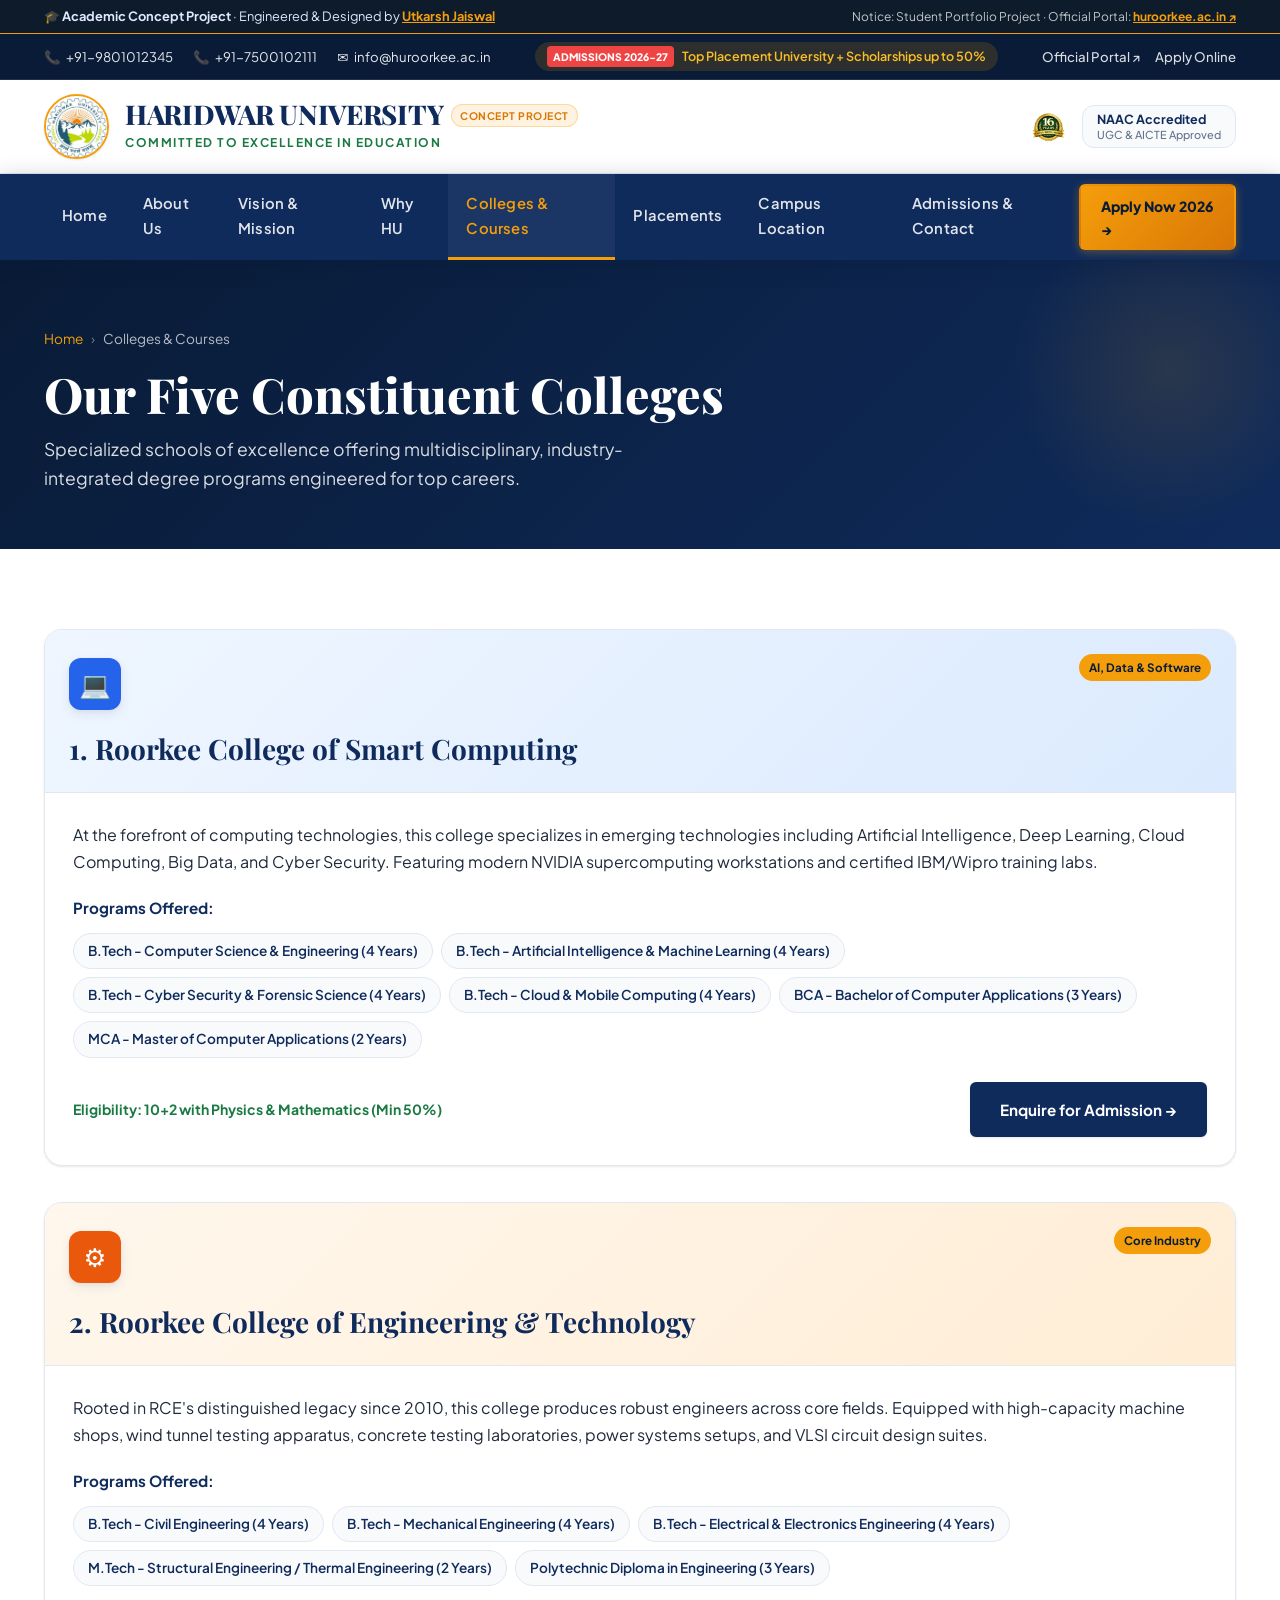
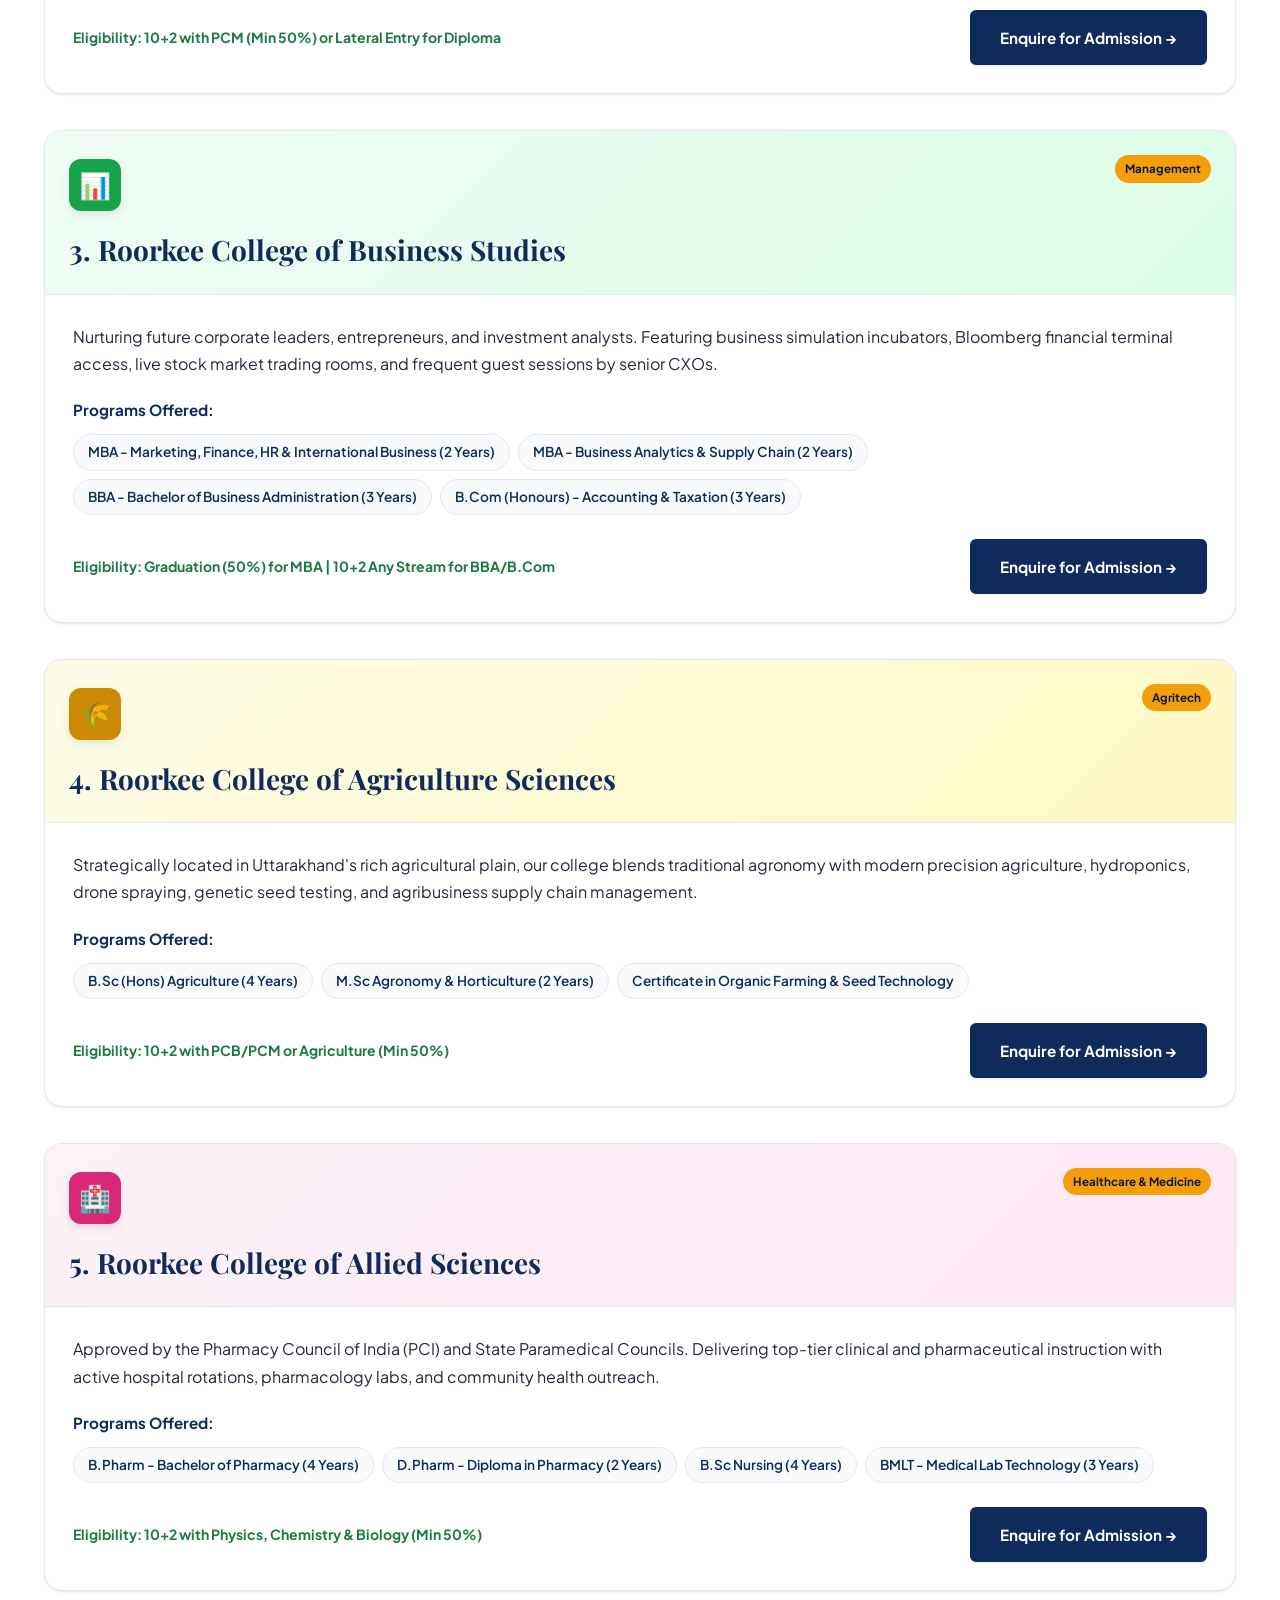
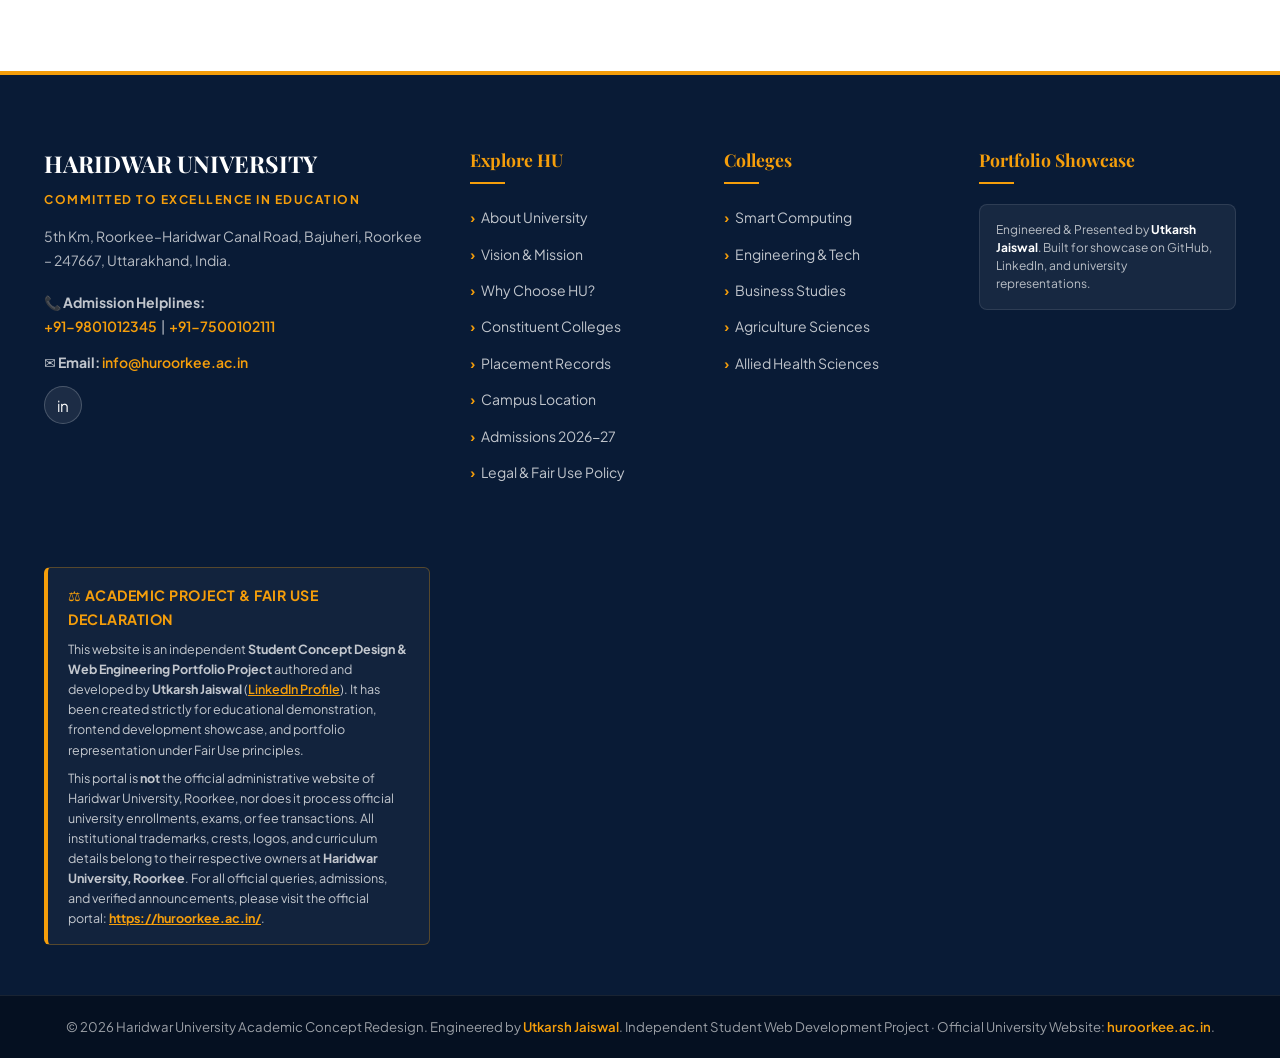
<file: colleges.html>
﻿<!DOCTYPE html>
<html lang="en">
<head>
  <meta name="author" content="Utkarsh Jaiswal">
  <meta name="project" content="Haridwar University Concept Redesign - Student Portfolio Project">
  <meta charset="UTF-8">
  <meta name="viewport" content="width=device-width, initial-scale=1.0">
  <title>Constituent Colleges &amp; Programs | Haridwar University, Roorkee</title>
  <meta name="description" content="Explore the 5 constituent colleges of Haridwar University: Smart Computing, Engineering, Business Studies, Agriculture Sciences, and Allied Health Sciences.">
  
  <link rel="preconnect" href="https://fonts.googleapis.com">
  <link rel="preconnect" href="https://fonts.gstatic.com" crossorigin>
  <link href="https://fonts.googleapis.com/css2?family=Playfair+Display:ital,wght@0,600;0,700;0,800;1,600&family=Plus+Jakarta+Sans:wght@400;500;600;700;800&display=swap" rel="stylesheet">
  <link rel="stylesheet" href="style.css">
</head>
<body>

  <!-- ================= ACADEMIC PROJECT DISCLAIMER BANNER ================= -->
  <div class="project-disclaimer-banner">
    <div class="container project-disclaimer-inner">
      <span>🎓 <strong>Academic Concept Project</strong> · Engineered &amp; Designed by <a href="https://www.linkedin.com/in/utkarsh-jaiswal-29122008d" target="_blank" rel="noopener">Utkarsh Jaiswal</a></span>
      <span class="disclaimer-official-link">Notice: Student Portfolio Project · Official Portal: <a href="https://huroorkee.ac.in/" target="_blank" rel="noopener">huroorkee.ac.in ↗</a></span>
    </div>
  </div>

<!-- TOP BAR -->
  <div class="top-bar">
    <div class="container top-bar-inner">
      <div class="top-contacts">
        <a href="tel:+919801012345"><span>📞</span> +91-9801012345</a>
        <a href="tel:+917500102111"><span>📞</span> +91-7500102111</a>
        <a href="mailto:info@huroorkee.ac.in"><span>✉️</span> info@huroorkee.ac.in</a>
      </div>
      <div class="top-announcement">
        <span class="badge-blink">Admissions 2026-27</span>
        <span>Top Placement University + Scholarships up to 50%</span>
      </div>
      <div class="top-links">
        <a href="https://huroorkee.ac.in/" target="_blank" rel="noopener">Official Portal ↗</a>
        <a href="contact.html">Apply Online</a>
      </div>
    </div>
  </div>

  <!-- HEADER -->
  <header class="main-header">
    <div class="container header-container">
      <a href="index.html" class="brand-wrap">
        <img src="logo.jpg" alt="Haridwar University Crest" class="brand-crest">
        <div class="brand-text-block">
          <div style="display:flex; align-items:center; gap:8px; flex-wrap:wrap;">
            <h1>HARIDWAR UNIVERSITY</h1>
            <span class="badge-pill badge-concept" style="font-size:0.65rem; padding:2px 8px; margin:0; text-transform:uppercase;">Concept Project</span>
          </div>
          <p>Committed to Excellence in Education</p>
        </div>
      </a>
      <div class="header-accreditations">
        <img src="images/16years.png" alt="16 Years of Excellence" class="header-16years-img">
        <div class="header-accred-badge">
          <div>
            <strong>NAAC Accredited</strong>
            <span>UGC &amp; AICTE Approved</span>
          </div>
        </div>
      </div>
    </div>
  </header>

  <!-- NAVBAR -->
  <nav class="navbar">
    <div class="container nav-container">
      <ul class="nav-menu" id="navMenu">
        <li class="nav-item"><a href="index.html" class="nav-link">Home</a></li>
        <li class="nav-item"><a href="about.html" class="nav-link">About Us</a></li>
        <li class="nav-item"><a href="vision.html" class="nav-link">Vision &amp; Mission</a></li>
        <li class="nav-item"><a href="why.html" class="nav-link">Why HU</a></li>
        <li class="nav-item"><a href="colleges.html" class="nav-link active">Colleges &amp; Courses</a></li>
        <li class="nav-item"><a href="placements.html" class="nav-link">Placements</a></li>
        <li class="nav-item"><a href="location.html" class="nav-link">Campus Location</a></li>
        <li class="nav-item"><a href="contact.html" class="nav-link">Admissions &amp; Contact</a></li>
      </ul>
      <div class="nav-cta">
        <a href="contact.html" class="btn btn-nav-apply">Apply Now 2026 →</a>
        <button class="hamburger" id="hamburgerBtn" aria-label="Toggle navigation">
          <span></span><span></span><span></span>
        </button>
      </div>
    </div>
  </nav>

  <!-- PAGE HERO -->
  <div class="page-hero-banner">
    <div class="container">
      <div class="breadcrumb-nav">
        <a href="index.html">Home</a>
        <span class="sep">›</span>
        <span>Colleges &amp; Courses</span>
      </div>
      <h1>Our Five Constituent Colleges</h1>
      <p>Specialized schools of excellence offering multidisciplinary, industry-integrated degree programs engineered for top careers.</p>
    </div>
  </div>

  <!-- COLLEGES DETAILED LIST -->
  <section class="section">
    <div class="container">
      
      <!-- College 1 -->
      <div class="college-card" id="computing" style="margin-bottom:36px; border: 1.5px solid var(--border);">
        <div class="college-card-header" style="background:linear-gradient(135deg, #eff6ff 0%, #dbeafe 100%);">
          <div class="college-icon" style="background:#2563eb;">💻</div>
          <span class="college-badge-tag">AI, Data &amp; Software</span>
          <h2 style="font-family:var(--font-serif); font-size:1.75rem; color:var(--navy);">
            1. Roorkee College of Smart Computing
          </h2>
        </div>
        <div class="college-card-body" style="padding:28px;">
          <p style="font-size:1rem; color:var(--text-main); line-height:1.7; margin-bottom:20px;">
            At the forefront of computing technologies, this college specializes in emerging technologies including Artificial Intelligence, Deep Learning, Cloud Computing, Big Data, and Cyber Security. Featuring modern NVIDIA supercomputing workstations and certified IBM/Wipro training labs.
          </p>
          <h4 style="font-size:0.95rem; color:var(--navy); font-weight:700; margin-bottom:12px;">Programs Offered:</h4>
          <div class="college-programs-tags" style="margin-bottom:24px;">
            <span class="college-program-chip" style="font-size:0.85rem; padding:6px 14px;">B.Tech - Computer Science &amp; Engineering (4 Years)</span>
            <span class="college-program-chip" style="font-size:0.85rem; padding:6px 14px;">B.Tech - Artificial Intelligence &amp; Machine Learning (4 Years)</span>
            <span class="college-program-chip" style="font-size:0.85rem; padding:6px 14px;">B.Tech - Cyber Security &amp; Forensic Science (4 Years)</span>
            <span class="college-program-chip" style="font-size:0.85rem; padding:6px 14px;">B.Tech - Cloud &amp; Mobile Computing (4 Years)</span>
            <span class="college-program-chip" style="font-size:0.85rem; padding:6px 14px;">BCA - Bachelor of Computer Applications (3 Years)</span>
            <span class="college-program-chip" style="font-size:0.85rem; padding:6px 14px;">MCA - Master of Computer Applications (2 Years)</span>
          </div>
          <div style="display:flex; justify-content:space-between; align-items:center; flex-wrap:wrap; gap:12px;">
            <span style="font-size:0.875rem; color:var(--emerald); font-weight:700;">Eligibility: 10+2 with Physics &amp; Mathematics (Min 50%)</span>
            <a href="contact.html" class="btn btn-navy">Enquire for Admission →</a>
          </div>
        </div>
      </div>

      <!-- College 2 -->
      <div class="college-card" id="engineering" style="margin-bottom:36px; border: 1.5px solid var(--border);">
        <div class="college-card-header" style="background:linear-gradient(135deg, #fff7ed 0%, #ffedd5 100%);">
          <div class="college-icon" style="background:#ea580c;">⚙️</div>
          <span class="college-badge-tag">Core Industry</span>
          <h2 style="font-family:var(--font-serif); font-size:1.75rem; color:var(--navy);">
            2. Roorkee College of Engineering &amp; Technology
          </h2>
        </div>
        <div class="college-card-body" style="padding:28px;">
          <p style="font-size:1rem; color:var(--text-main); line-height:1.7; margin-bottom:20px;">
            Rooted in RCE's distinguished legacy since 2010, this college produces robust engineers across core fields. Equipped with high-capacity machine shops, wind tunnel testing apparatus, concrete testing laboratories, power systems setups, and VLSI circuit design suites.
          </p>
          <h4 style="font-size:0.95rem; color:var(--navy); font-weight:700; margin-bottom:12px;">Programs Offered:</h4>
          <div class="college-programs-tags" style="margin-bottom:24px;">
            <span class="college-program-chip" style="font-size:0.85rem; padding:6px 14px;">B.Tech - Civil Engineering (4 Years)</span>
            <span class="college-program-chip" style="font-size:0.85rem; padding:6px 14px;">B.Tech - Mechanical Engineering (4 Years)</span>
            <span class="college-program-chip" style="font-size:0.85rem; padding:6px 14px;">B.Tech - Electrical &amp; Electronics Engineering (4 Years)</span>
            <span class="college-program-chip" style="font-size:0.85rem; padding:6px 14px;">M.Tech - Structural Engineering / Thermal Engineering (2 Years)</span>
            <span class="college-program-chip" style="font-size:0.85rem; padding:6px 14px;">Polytechnic Diploma in Engineering (3 Years)</span>
          </div>
          <div style="display:flex; justify-content:space-between; align-items:center; flex-wrap:wrap; gap:12px;">
            <span style="font-size:0.875rem; color:var(--emerald); font-weight:700;">Eligibility: 10+2 with PCM (Min 50%) or Lateral Entry for Diploma</span>
            <a href="contact.html" class="btn btn-navy">Enquire for Admission →</a>
          </div>
        </div>
      </div>

      <!-- College 3 -->
      <div class="college-card" id="business" style="margin-bottom:36px; border: 1.5px solid var(--border);">
        <div class="college-card-header" style="background:linear-gradient(135deg, #f0fdf4 0%, #dcfce7 100%);">
          <div class="college-icon" style="background:#16a34a;">📊</div>
          <span class="college-badge-tag">Management</span>
          <h2 style="font-family:var(--font-serif); font-size:1.75rem; color:var(--navy);">
            3. Roorkee College of Business Studies
          </h2>
        </div>
        <div class="college-card-body" style="padding:28px;">
          <p style="font-size:1rem; color:var(--text-main); line-height:1.7; margin-bottom:20px;">
            Nurturing future corporate leaders, entrepreneurs, and investment analysts. Featuring business simulation incubators, Bloomberg financial terminal access, live stock market trading rooms, and frequent guest sessions by senior CXOs.
          </p>
          <h4 style="font-size:0.95rem; color:var(--navy); font-weight:700; margin-bottom:12px;">Programs Offered:</h4>
          <div class="college-programs-tags" style="margin-bottom:24px;">
            <span class="college-program-chip" style="font-size:0.85rem; padding:6px 14px;">MBA - Marketing, Finance, HR &amp; International Business (2 Years)</span>
            <span class="college-program-chip" style="font-size:0.85rem; padding:6px 14px;">MBA - Business Analytics &amp; Supply Chain (2 Years)</span>
            <span class="college-program-chip" style="font-size:0.85rem; padding:6px 14px;">BBA - Bachelor of Business Administration (3 Years)</span>
            <span class="college-program-chip" style="font-size:0.85rem; padding:6px 14px;">B.Com (Honours) - Accounting &amp; Taxation (3 Years)</span>
          </div>
          <div style="display:flex; justify-content:space-between; align-items:center; flex-wrap:wrap; gap:12px;">
            <span style="font-size:0.875rem; color:var(--emerald); font-weight:700;">Eligibility: Graduation (50%) for MBA | 10+2 Any Stream for BBA/B.Com</span>
            <a href="contact.html" class="btn btn-navy">Enquire for Admission →</a>
          </div>
        </div>
      </div>

      <!-- College 4 -->
      <div class="college-card" id="agriculture" style="margin-bottom:36px; border: 1.5px solid var(--border);">
        <div class="college-card-header" style="background:linear-gradient(135deg, #fefce8 0%, #fef9c3 100%);">
          <div class="college-icon" style="background:#ca8a04;">🌾</div>
          <span class="college-badge-tag">Agritech</span>
          <h2 style="font-family:var(--font-serif); font-size:1.75rem; color:var(--navy);">
            4. Roorkee College of Agriculture Sciences
          </h2>
        </div>
        <div class="college-card-body" style="padding:28px;">
          <p style="font-size:1rem; color:var(--text-main); line-height:1.7; margin-bottom:20px;">
            Strategically located in Uttarakhand's rich agricultural plain, our college blends traditional agronomy with modern precision agriculture, hydroponics, drone spraying, genetic seed testing, and agribusiness supply chain management.
          </p>
          <h4 style="font-size:0.95rem; color:var(--navy); font-weight:700; margin-bottom:12px;">Programs Offered:</h4>
          <div class="college-programs-tags" style="margin-bottom:24px;">
            <span class="college-program-chip" style="font-size:0.85rem; padding:6px 14px;">B.Sc (Hons) Agriculture (4 Years)</span>
            <span class="college-program-chip" style="font-size:0.85rem; padding:6px 14px;">M.Sc Agronomy &amp; Horticulture (2 Years)</span>
            <span class="college-program-chip" style="font-size:0.85rem; padding:6px 14px;">Certificate in Organic Farming &amp; Seed Technology</span>
          </div>
          <div style="display:flex; justify-content:space-between; align-items:center; flex-wrap:wrap; gap:12px;">
            <span style="font-size:0.875rem; color:var(--emerald); font-weight:700;">Eligibility: 10+2 with PCB/PCM or Agriculture (Min 50%)</span>
            <a href="contact.html" class="btn btn-navy">Enquire for Admission →</a>
          </div>
        </div>
      </div>

      <!-- College 5 -->
      <div class="college-card" id="allied" style="border: 1.5px solid var(--border);">
        <div class="college-card-header" style="background:linear-gradient(135deg, #fdf2f8 0%, #fce7f3 100%);">
          <div class="college-icon" style="background:#db2777;">🏥</div>
          <span class="college-badge-tag">Healthcare &amp; Medicine</span>
          <h2 style="font-family:var(--font-serif); font-size:1.75rem; color:var(--navy);">
            5. Roorkee College of Allied Sciences
          </h2>
        </div>
        <div class="college-card-body" style="padding:28px;">
          <p style="font-size:1rem; color:var(--text-main); line-height:1.7; margin-bottom:20px;">
            Approved by the Pharmacy Council of India (PCI) and State Paramedical Councils. Delivering top-tier clinical and pharmaceutical instruction with active hospital rotations, pharmacology labs, and community health outreach.
          </p>
          <h4 style="font-size:0.95rem; color:var(--navy); font-weight:700; margin-bottom:12px;">Programs Offered:</h4>
          <div class="college-programs-tags" style="margin-bottom:24px;">
            <span class="college-program-chip" style="font-size:0.85rem; padding:6px 14px;">B.Pharm - Bachelor of Pharmacy (4 Years)</span>
            <span class="college-program-chip" style="font-size:0.85rem; padding:6px 14px;">D.Pharm - Diploma in Pharmacy (2 Years)</span>
            <span class="college-program-chip" style="font-size:0.85rem; padding:6px 14px;">B.Sc Nursing (4 Years)</span>
            <span class="college-program-chip" style="font-size:0.85rem; padding:6px 14px;">BMLT - Medical Lab Technology (3 Years)</span>
          </div>
          <div style="display:flex; justify-content:space-between; align-items:center; flex-wrap:wrap; gap:12px;">
            <span style="font-size:0.875rem; color:var(--emerald); font-weight:700;">Eligibility: 10+2 with Physics, Chemistry &amp; Biology (Min 50%)</span>
            <a href="contact.html" class="btn btn-navy">Enquire for Admission →</a>
          </div>
        </div>
      </div>

    </div>
  </section>

  <!-- MASTER FOOTER -->
  <footer class="footer-master">
    <div class="container">
      <div class="footer-top-grid">
        <div class="footer-brand">
          <h3>HARIDWAR UNIVERSITY</h3>
          <span class="footer-tagline">Committed to Excellence in Education</span>
          <p>
            5th Km, Roorkee–Haridwar Canal Road, Bajuheri, Roorkee – 247667, Uttarakhand, India.
          </p>
          <div class="footer-contact-block">
            <p>
              📞 <strong>Admission Helplines:</strong><br>
              <a href="tel:+919801012345">+91-9801012345</a> &nbsp;|&nbsp; <a href="tel:+917500102111">+91-7500102111</a>
            </p>
            <p>
              ✉️ <strong>Email:</strong> <a href="mailto:info@huroorkee.ac.in">info@huroorkee.ac.in</a>
            </p>
          </div>
          <div class="footer-social-links">
            <a href="https://www.linkedin.com/in/utkarsh-jaiswal-29122008d" target="_blank" rel="noopener" class="footer-social-btn" title="LinkedIn Profile">in</a>
          </div>
        </div>

        <div class="footer-col">
          <h4>Explore HU</h4>
          <ul class="footer-links-list">
            <li><a href="about.html">About University</a></li>
            <li><a href="vision.html">Vision &amp; Mission</a></li>
            <li><a href="why.html">Why Choose HU?</a></li>
            <li><a href="colleges.html">Constituent Colleges</a></li>
            <li><a href="placements.html">Placement Records</a></li>
            <li><a href="location.html">Campus Location</a></li>
            <li><a href="contact.html">Admissions 2026-27</a></li>
            <li><a href="legal.html">Legal &amp; Fair Use Policy</a></li>
          </ul>
        </div>

        <div class="footer-col">
          <h4>Colleges</h4>
          <ul class="footer-links-list">
            <li><a href="colleges.html#computing">Smart Computing</a></li>
            <li><a href="colleges.html#engineering">Engineering &amp; Tech</a></li>
            <li><a href="colleges.html#business">Business Studies</a></li>
            <li><a href="colleges.html#agriculture">Agriculture Sciences</a></li>
            <li><a href="colleges.html#allied">Allied Health Sciences</a></li>
          </ul>
        </div>

        <div class="footer-col">
          <h4>Portfolio Showcase</h4>
          <div style="background:rgba(255,255,255,0.06); padding:16px; border-radius:8px; border:1px solid rgba(255,255,255,0.1);">
            <p style="font-size:0.75rem; color:rgba(255,255,255,0.7); line-height:1.5;">
              Engineered &amp; Presented by <strong style="color:white;">Utkarsh Jaiswal</strong>. Built for showcase on GitHub, LinkedIn, and university representations.
            </p>
          </div>
        </div>
        <!-- Project Legal & Fair Use Declaration -->
        <div class="project-legal-box">
          <h4>⚖️ Academic Project &amp; Fair Use Declaration</h4>
          <p>
            This website is an independent <strong>Student Concept Design &amp; Web Engineering Portfolio Project</strong> authored and developed by <strong>Utkarsh Jaiswal</strong> (<a href="https://www.linkedin.com/in/utkarsh-jaiswal-29122008d" target="_blank" rel="noopener">LinkedIn Profile</a>). It has been created strictly for educational demonstration, frontend development showcase, and portfolio representation under Fair Use principles.
          </p>
          <p>
            This portal is <strong>not</strong> the official administrative website of Haridwar University, Roorkee, nor does it process official university enrollments, exams, or fee transactions. All institutional trademarks, crests, logos, and curriculum details belong to their respective owners at <strong>Haridwar University, Roorkee</strong>. For all official queries, admissions, and verified announcements, please visit the official portal: <a href="https://huroorkee.ac.in/" target="_blank" rel="noopener"><strong>https://huroorkee.ac.in/</strong></a>.
          </p>
        </div>
      </div>
    </div>

    <div class="footer-bottom-strip">
      <div class="container">
        © 2026 Haridwar University Academic Concept Redesign. Engineered by <a href="https://www.linkedin.com/in/utkarsh-jaiswal-29122008d" target="_blank" rel="noopener">Utkarsh Jaiswal</a>. Independent Student Web Development Project · Official University Website: <a href="https://huroorkee.ac.in/" target="_blank" rel="noopener">huroorkee.ac.in</a>.
      </div>
    </div>
  </footer>

  <button class="scroll-to-top-btn" id="scrollTopBtn" title="Back to Top" aria-label="Back to Top">↑</button>

    <script>
    const hamburgerBtn = document.getElementById('hamburgerBtn');
    const navMenu = document.getElementById('navMenu');

    if (hamburgerBtn && navMenu) {
      hamburgerBtn.addEventListener('click', (e) => {
        e.stopPropagation();
        hamburgerBtn.classList.toggle('active');
        navMenu.classList.toggle('open');
      });

      // Close menu when clicking a link
      document.querySelectorAll('.nav-link').forEach(link => {
        link.addEventListener('click', () => {
          hamburgerBtn.classList.remove('active');
          navMenu.classList.remove('open');
        });
      });

      // Close menu when tapping outside on mobile
      document.addEventListener('click', (e) => {
        if (!navMenu.contains(e.target) && !hamburgerBtn.contains(e.target) && navMenu.classList.contains('open')) {
          hamburgerBtn.classList.remove('active');
          navMenu.classList.remove('open');
        }
      });
    }

    const scrollTopBtn = document.getElementById('scrollTopBtn');
    if (scrollTopBtn) {
      window.addEventListener('scroll', () => {
        if (window.scrollY > 300) {
          scrollTopBtn.classList.add('visible');
        } else {
          scrollTopBtn.classList.remove('visible');
        }
      });
      scrollTopBtn.addEventListener('click', () => {
        window.scrollTo({ top: 0, behavior: 'smooth' });
      });
    }
  </script>
</body>
</html>
</file>
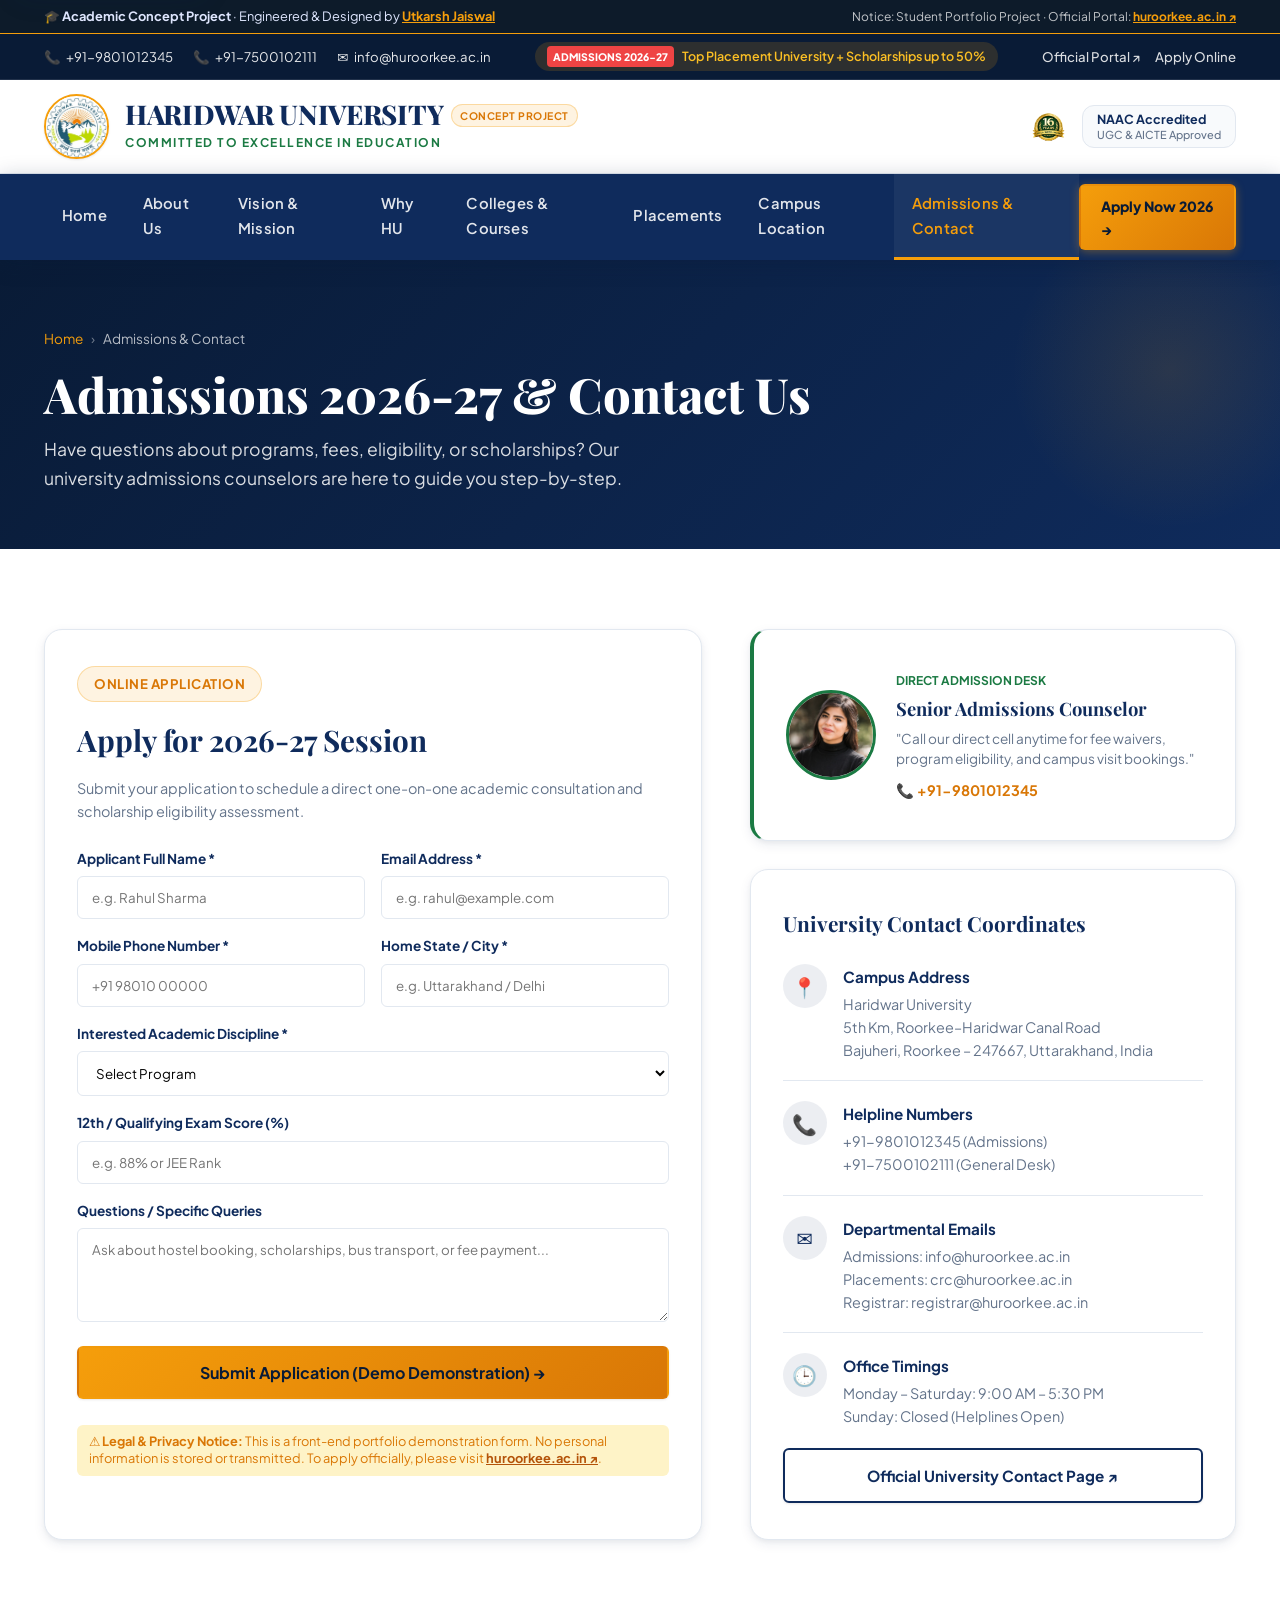
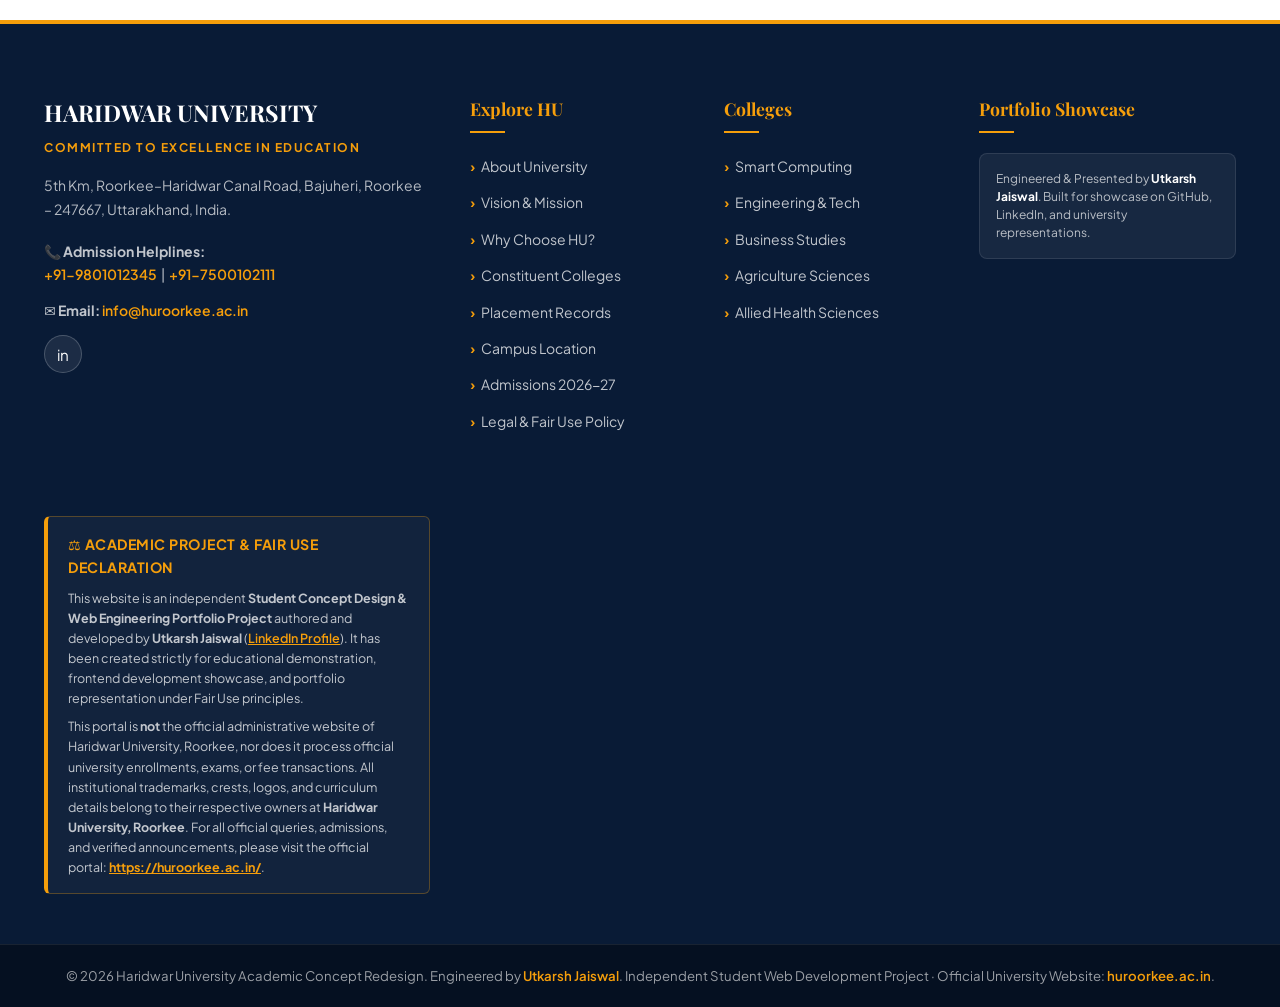
<file: contact.html>
<!DOCTYPE html>
<html lang="en">
<head>
  <meta name="author" content="Utkarsh Jaiswal">
  <meta name="project" content="Haridwar University Concept Redesign - Student Portfolio Project">
  <meta charset="UTF-8">
  <meta name="viewport" content="width=device-width, initial-scale=1.0">
  <title>Admissions 2026-27 &amp; Contact Us | Haridwar University, Roorkee</title>
  <meta name="description" content="Contact Haridwar University Admissions Office. Helpline: +91-9801012345, +91-7500102111. Apply online for B.Tech, MBA, MCA, B.Sc Agriculture, and Pharmacy.">
  <meta name="theme-color" content="#0f2b5c">
  <link rel="icon" href="logo.jpg" type="image/jpeg">
  
  <link rel="preconnect" href="https://fonts.googleapis.com">
  <link rel="preconnect" href="https://fonts.gstatic.com" crossorigin>
  <link href="https://fonts.googleapis.com/css2?family=Playfair+Display:ital,wght@0,600;0,700;0,800;1,600&family=Plus+Jakarta+Sans:wght@400;500;600;700;800&display=swap" rel="stylesheet">
  <link rel="stylesheet" href="style.css">
</head>
<body>
  <a class="skip-link" href="#main-content">Skip to main content</a>

  <!-- ================= ACADEMIC PROJECT DISCLAIMER BANNER ================= -->
  <div class="project-disclaimer-banner">
    <div class="container project-disclaimer-inner">
      <span>🎓 <strong>Academic Concept Project</strong> · Engineered &amp; Designed by <a href="https://www.linkedin.com/in/utkarsh-jaiswal-29122008d" target="_blank" rel="noopener">Utkarsh Jaiswal</a></span>
      <span class="disclaimer-official-link">Notice: Student Portfolio Project · Official Portal: <a href="https://huroorkee.ac.in/" target="_blank" rel="noopener">huroorkee.ac.in ↗</a></span>
    </div>
  </div>

<!-- TOP BAR -->
  <div class="top-bar">
    <div class="container top-bar-inner">
      <div class="top-contacts">
        <a href="tel:+919801012345"><span>📞</span> +91-9801012345</a>
        <a href="tel:+917500102111"><span>📞</span> +91-7500102111</a>
        <a href="mailto:info@huroorkee.ac.in"><span>✉️</span> info@huroorkee.ac.in</a>
      </div>
      <div class="top-announcement">
        <span class="badge-blink">Admissions 2026-27</span>
        <span>Top Placement University + Scholarships up to 50%</span>
      </div>
      <div class="top-links">
        <a href="https://huroorkee.ac.in/" target="_blank" rel="noopener">Official Portal ↗</a>
        <a href="contact.html">Apply Online</a>
      </div>
    </div>
  </div>

  <!-- HEADER -->
  <header class="main-header">
    <div class="container header-container">
      <a href="index.html" class="brand-wrap">
        <img src="logo.jpg" alt="Haridwar University Crest" class="brand-crest">
        <div class="brand-text-block">
          <div style="display:flex; align-items:center; gap:8px; flex-wrap:wrap;">
            <h1>HARIDWAR UNIVERSITY</h1>
            <span class="badge-pill badge-concept" style="font-size:0.65rem; padding:2px 8px; margin:0; text-transform:uppercase;">Concept Project</span>
          </div>
          <p>Committed to Excellence in Education</p>
        </div>
      </a>
      <div class="header-accreditations">
        <img src="images/16years.png" alt="16 Years of Excellence" class="header-16years-img">
        <div class="header-accred-badge">
          <div>
            <strong>NAAC Accredited</strong>
            <span>UGC &amp; AICTE Approved</span>
          </div>
        </div>
      </div>
    </div>
  </header>

  <!-- NAVBAR -->
  <nav class="navbar">
    <div class="container nav-container">
      <ul class="nav-menu" id="navMenu">
        <li class="nav-item"><a href="index.html" class="nav-link">Home</a></li>
        <li class="nav-item"><a href="about.html" class="nav-link">About Us</a></li>
        <li class="nav-item"><a href="vision.html" class="nav-link">Vision &amp; Mission</a></li>
        <li class="nav-item"><a href="why.html" class="nav-link">Why HU</a></li>
        <li class="nav-item"><a href="colleges.html" class="nav-link">Colleges &amp; Courses</a></li>
        <li class="nav-item"><a href="placements.html" class="nav-link">Placements</a></li>
        <li class="nav-item"><a href="location.html" class="nav-link">Campus Location</a></li>
        <li class="nav-item"><a href="contact.html" class="nav-link active">Admissions &amp; Contact</a></li>
      </ul>
      <div class="nav-cta">
        <a href="contact.html" class="btn btn-nav-apply">Apply Now 2026 →</a>
        <button class="hamburger" id="hamburgerBtn" aria-label="Toggle navigation">
          <span></span><span></span><span></span>
        </button>
      </div>
    </div>
  </nav>

  <!-- PAGE HERO -->
  <div class="page-hero-banner">
    <div class="container">
      <div class="breadcrumb-nav">
        <a href="index.html">Home</a>
        <span class="sep">›</span>
        <span>Admissions &amp; Contact</span>
      </div>
      <h1>Admissions 2026-27 &amp; Contact Us</h1>
      <p>Have questions about programs, fees, eligibility, or scholarships? Our university admissions counselors are here to guide you step-by-step.</p>
    </div>
  </div>

  <!-- CONTACT & APPLICATION SECTION -->
  <main id="main-content">
  <section class="section">
    <div class="container contact-layout-grid">
      <!-- Left: Interactive Form -->
      <div class="contact-card-box">
        <span class="badge-pill">Online Application</span>
        <h2 style="font-family:var(--font-serif); font-size:1.85rem; color:var(--navy); margin-bottom:12px;">
          Apply for 2026-27 Session
        </h2>
        <p style="font-size:0.9rem; color:var(--text-muted); margin-bottom:24px;">
          Submit your application to schedule a direct one-on-one academic consultation and scholarship eligibility assessment.
        </p>

        <form onsubmit="handleContactSubmit(event)" style="display:flex; flex-direction:column; gap:16px;">
          <div class="form-row-2">
            <div>
              <label style="font-size:0.85rem; font-weight:700; color:var(--navy); display:block; margin-bottom:6px;">Applicant Full Name *</label>
              <input type="text" name="name" autocomplete="name" placeholder="e.g. Rahul Sharma" required style="width:100%; padding:12px 14px; border:1px solid var(--border); border-radius:6px;">
            </div>
            <div>
              <label style="font-size:0.85rem; font-weight:700; color:var(--navy); display:block; margin-bottom:6px;">Email Address *</label>
              <input type="email" name="email" autocomplete="email" placeholder="e.g. rahul@example.com" required style="width:100%; padding:12px 14px; border:1px solid var(--border); border-radius:6px;">
            </div>
          </div>

          <div class="form-row-2">
            <div>
              <label style="font-size:0.85rem; font-weight:700; color:var(--navy); display:block; margin-bottom:6px;">Mobile Phone Number *</label>
              <input type="tel" name="phone" autocomplete="tel" inputmode="tel" placeholder="+91 98010 00000" required style="width:100%; padding:12px 14px; border:1px solid var(--border); border-radius:6px;">
            </div>
            <div>
              <label style="font-size:0.85rem; font-weight:700; color:var(--navy); display:block; margin-bottom:6px;">Home State / City *</label>
              <input type="text" name="location" autocomplete="address-level2" placeholder="e.g. Uttarakhand / Delhi" required style="width:100%; padding:12px 14px; border:1px solid var(--border); border-radius:6px;">
            </div>
          </div>

          <div>
            <label style="font-size:0.85rem; font-weight:700; color:var(--navy); display:block; margin-bottom:6px;">Interested Academic Discipline *</label>
            <select name="program" required style="width:100%; padding:12px 14px; border:1px solid var(--border); border-radius:6px; background:white;">
              <option value="" disabled selected>Select Program</option>
              <option>B.Tech Computer Science &amp; Engineering</option>
              <option>B.Tech Artificial Intelligence &amp; ML</option>
              <option>BCA - Bachelor of Computer Applications</option>
              <option>MCA - Master of Computer Applications</option>
              <option>B.Tech Civil Engineering</option>
              <option>B.Tech Mechanical Engineering</option>
              <option>MBA (Dual Specialization / Analytics)</option>
              <option>BBA - Business Administration</option>
              <option>B.Com (Honours)</option>
              <option>B.Sc (Hons) Agriculture</option>
              <option>B.Pharm / D.Pharm Pharmacy</option>
              <option>B.Sc Nursing</option>
            </select>
          </div>

          <div>
            <label style="font-size:0.85rem; font-weight:700; color:var(--navy); display:block; margin-bottom:6px;">12th / Qualifying Exam Score (%)</label>
            <input type="text" name="qualifying_score" placeholder="e.g. 88% or JEE Rank" style="width:100%; padding:12px 14px; border:1px solid var(--border); border-radius:6px;">
          </div>

          <div>
            <label style="font-size:0.85rem; font-weight:700; color:var(--navy); display:block; margin-bottom:6px;">Questions / Specific Queries</label>
            <textarea name="questions" placeholder="Ask about hostel booking, scholarships, bus transport, or fee payment..." rows="4" style="width:100%; padding:12px 14px; border:1px solid var(--border); border-radius:6px;"></textarea>
          </div>

          <button type="submit" class="btn btn-primary" style="padding:14px; font-size:1rem; width:100%; justify-content:center;">
            Submit Application (Demo Demonstration) →
          </button>
          <p class="form-status" role="status" aria-live="polite" hidden></p>
        <p style="font-size:0.8rem; color:#d97706; background:#fef3c7; padding:8px 12px; border-radius:6px; margin-top:10px; line-height:1.4;">⚠️ <strong>Legal &amp; Privacy Notice:</strong> This is a front-end portfolio demonstration form. No personal information is stored or transmitted. To apply officially, please visit <a href="https://huroorkee.ac.in/" target="_blank" rel="noopener" style="color:#b45309; font-weight:bold; text-decoration:underline;">huroorkee.ac.in ↗</a>.</p>
        </form>
      </div>

      <!-- Right: Counselor & Department Contacts -->
      <div>
        <!-- Admissions Counselor Spotlight -->
        <div class="contact-card-box" style="margin-bottom:28px; border-left:4px solid var(--emerald); display:flex; gap:20px; align-items:center;">
          <img src="images/counselor.jpg" alt="Haridwar University Admissions Counselor" style="width:90px; height:90px; border-radius:50%; object-fit:cover; border:3px solid var(--emerald); flex-shrink:0;">
          <div>
            <span style="font-size:0.75rem; font-weight:700; color:var(--emerald); text-transform:uppercase;">Direct Admission Desk</span>
            <h4 style="font-family:var(--font-serif); font-size:1.15rem; color:var(--navy); margin:2px 0 4px;">
              Senior Admissions Counselor
            </h4>
            <p style="font-size:0.85rem; color:var(--text-muted); line-height:1.5;">
              "Call our direct cell anytime for fee waivers, program eligibility, and campus visit bookings."
            </p>
            <div style="margin-top:8px;">
              <a href="tel:+919801012345" style="color:var(--gold-dark); font-weight:700; font-size:0.9rem;">📞 +91-9801012345</a>
            </div>
          </div>
        </div>

        <!-- Official Coordinates Block -->
        <div class="contact-card-box">
          <h3 style="font-family:var(--font-serif); font-size:1.3rem; color:var(--navy); margin-bottom:16px;">
            University Contact Coordinates
          </h3>

          <div class="contact-info-list">
            <div class="contact-info-block">
              <div class="contact-icon-circle">📍</div>
              <div class="contact-detail-text">
                <h4>Campus Address</h4>
                <p>
                  Haridwar University<br>
                  5th Km, Roorkee–Haridwar Canal Road<br>
                  Bajuheri, Roorkee – 247667, Uttarakhand, India
                </p>
              </div>
            </div>

            <div class="contact-info-block">
              <div class="contact-icon-circle">📞</div>
              <div class="contact-detail-text">
                <h4>Helpline Numbers</h4>
                <p>
                  <a href="tel:+919801012345">+91-9801012345 (Admissions)</a><br>
                  <a href="tel:+917500102111">+91-7500102111 (General Desk)</a>
                </p>
              </div>
            </div>

            <div class="contact-info-block">
              <div class="contact-icon-circle">✉️</div>
              <div class="contact-detail-text">
                <h4>Departmental Emails</h4>
                <p>
                  Admissions: <a href="mailto:info@huroorkee.ac.in">info@huroorkee.ac.in</a><br>
                  Placements: <a href="mailto:crc@huroorkee.ac.in">crc@huroorkee.ac.in</a><br>
                  Registrar: <a href="mailto:registrar@huroorkee.ac.in">registrar@huroorkee.ac.in</a>
                </p>
              </div>
            </div>

            <div class="contact-info-block">
              <div class="contact-icon-circle">🕒</div>
              <div class="contact-detail-text">
                <h4>Office Timings</h4>
                <p>
                  Monday – Saturday: 9:00 AM – 5:30 PM<br>
                  Sunday: Closed (Helplines Open)
                </p>
              </div>
            </div>
          </div>

          <div style="margin-top:20px;">
            <a href="https://huroorkee.ac.in/contact-us" target="_blank" rel="noopener" class="btn btn-outline" style="color:var(--navy); border-color:var(--navy); width:100%; text-align:center;">
              Official University Contact Page ↗
            </a>
          </div>
        </div>
      </div>
    </div>
  </section>
  </main>

  <!-- MASTER FOOTER -->
  <footer class="footer-master">
    <div class="container">
      <div class="footer-top-grid">
        <div class="footer-brand">
          <h3>HARIDWAR UNIVERSITY</h3>
          <span class="footer-tagline">Committed to Excellence in Education</span>
          <p>
            5th Km, Roorkee–Haridwar Canal Road, Bajuheri, Roorkee – 247667, Uttarakhand, India.
          </p>
          <div class="footer-contact-block">
            <p>
              📞 <strong>Admission Helplines:</strong><br>
              <a href="tel:+919801012345">+91-9801012345</a> &nbsp;|&nbsp; <a href="tel:+917500102111">+91-7500102111</a>
            </p>
            <p>
              ✉️ <strong>Email:</strong> <a href="mailto:info@huroorkee.ac.in">info@huroorkee.ac.in</a>
            </p>
          </div>
          <div class="footer-social-links">
            <a href="https://www.linkedin.com/in/utkarsh-jaiswal-29122008d" target="_blank" rel="noopener" class="footer-social-btn" title="LinkedIn Profile">in</a>
          </div>
        </div>

        <div class="footer-col">
          <h4>Explore HU</h4>
          <ul class="footer-links-list">
            <li><a href="about.html">About University</a></li>
            <li><a href="vision.html">Vision &amp; Mission</a></li>
            <li><a href="why.html">Why Choose HU?</a></li>
            <li><a href="colleges.html">Constituent Colleges</a></li>
            <li><a href="placements.html">Placement Records</a></li>
            <li><a href="location.html">Campus Location</a></li>
            <li><a href="contact.html">Admissions 2026-27</a></li>
            <li><a href="legal.html">Legal &amp; Fair Use Policy</a></li>
          </ul>
        </div>

        <div class="footer-col">
          <h4>Colleges</h4>
          <ul class="footer-links-list">
            <li><a href="colleges.html#computing">Smart Computing</a></li>
            <li><a href="colleges.html#engineering">Engineering &amp; Tech</a></li>
            <li><a href="colleges.html#business">Business Studies</a></li>
            <li><a href="colleges.html#agriculture">Agriculture Sciences</a></li>
            <li><a href="colleges.html#allied">Allied Health Sciences</a></li>
          </ul>
        </div>

        <div class="footer-col">
          <h4>Portfolio Showcase</h4>
          <div style="background:rgba(255,255,255,0.06); padding:16px; border-radius:8px; border:1px solid rgba(255,255,255,0.1);">
            <p style="font-size:0.75rem; color:rgba(255,255,255,0.7); line-height:1.5;">
              Engineered &amp; Presented by <strong style="color:white;">Utkarsh Jaiswal</strong>. Built for showcase on GitHub, LinkedIn, and university representations.
            </p>
          </div>
        </div>
        <!-- Project Legal & Fair Use Declaration -->
        <div class="project-legal-box">
          <h4>⚖️ Academic Project &amp; Fair Use Declaration</h4>
          <p>
            This website is an independent <strong>Student Concept Design &amp; Web Engineering Portfolio Project</strong> authored and developed by <strong>Utkarsh Jaiswal</strong> (<a href="https://www.linkedin.com/in/utkarsh-jaiswal-29122008d" target="_blank" rel="noopener">LinkedIn Profile</a>). It has been created strictly for educational demonstration, frontend development showcase, and portfolio representation under Fair Use principles.
          </p>
          <p>
            This portal is <strong>not</strong> the official administrative website of Haridwar University, Roorkee, nor does it process official university enrollments, exams, or fee transactions. All institutional trademarks, crests, logos, and curriculum details belong to their respective owners at <strong>Haridwar University, Roorkee</strong>. For all official queries, admissions, and verified announcements, please visit the official portal: <a href="https://huroorkee.ac.in/" target="_blank" rel="noopener"><strong>https://huroorkee.ac.in/</strong></a>.
          </p>
        </div>
      </div>
    </div>

    <div class="footer-bottom-strip">
      <div class="container">
        © 2026 Haridwar University Academic Concept Redesign. Engineered by <a href="https://www.linkedin.com/in/utkarsh-jaiswal-29122008d" target="_blank" rel="noopener">Utkarsh Jaiswal</a>. Independent Student Web Development Project · Official University Website: <a href="https://huroorkee.ac.in/" target="_blank" rel="noopener">huroorkee.ac.in</a>.
      </div>
    </div>
  </footer>

  <button class="scroll-to-top-btn" id="scrollTopBtn" title="Back to Top" aria-label="Back to Top">↑</button>

  <script>
    const hamburgerBtn = document.getElementById('hamburgerBtn');
    const navMenu = document.getElementById('navMenu');
    if (hamburgerBtn && navMenu) {
      hamburgerBtn.addEventListener('click', (e) => {
        e.stopPropagation();
        hamburgerBtn.classList.toggle('active');
        navMenu.classList.toggle('open');
      });

      // Close menu when clicking a link
      document.querySelectorAll('.nav-link').forEach(link => {
        link.addEventListener('click', () => {
          hamburgerBtn.classList.remove('active');
          navMenu.classList.remove('open');
        });
      });

      // Close menu when tapping outside on mobile
      document.addEventListener('click', (e) => {
        if (!navMenu.contains(e.target) && !hamburgerBtn.contains(e.target) && navMenu.classList.contains('open')) {
          hamburgerBtn.classList.remove('active');
          navMenu.classList.remove('open');
        }
      });
    }

    const scrollTopBtn = document.getElementById('scrollTopBtn');
    if (scrollTopBtn) {
      window.addEventListener('scroll', () => {
        if (window.scrollY > 350) {
          scrollTopBtn.classList.add('visible');
        } else {
          scrollTopBtn.classList.remove('visible');
        }
      });
      scrollTopBtn.addEventListener('click', () => {
        window.scrollTo({ top: 0, behavior: 'smooth' });
      });
    }

    function handleContactSubmit(e) {
      e.preventDefault();
      const status = e.target.querySelector('.form-status');
      if (status) {
        status.textContent = 'Demo application received. No personal information was stored or transmitted.';
        status.hidden = false;
      }
      e.target.reset();
    }
  </script>
</body>
</html>
</file>
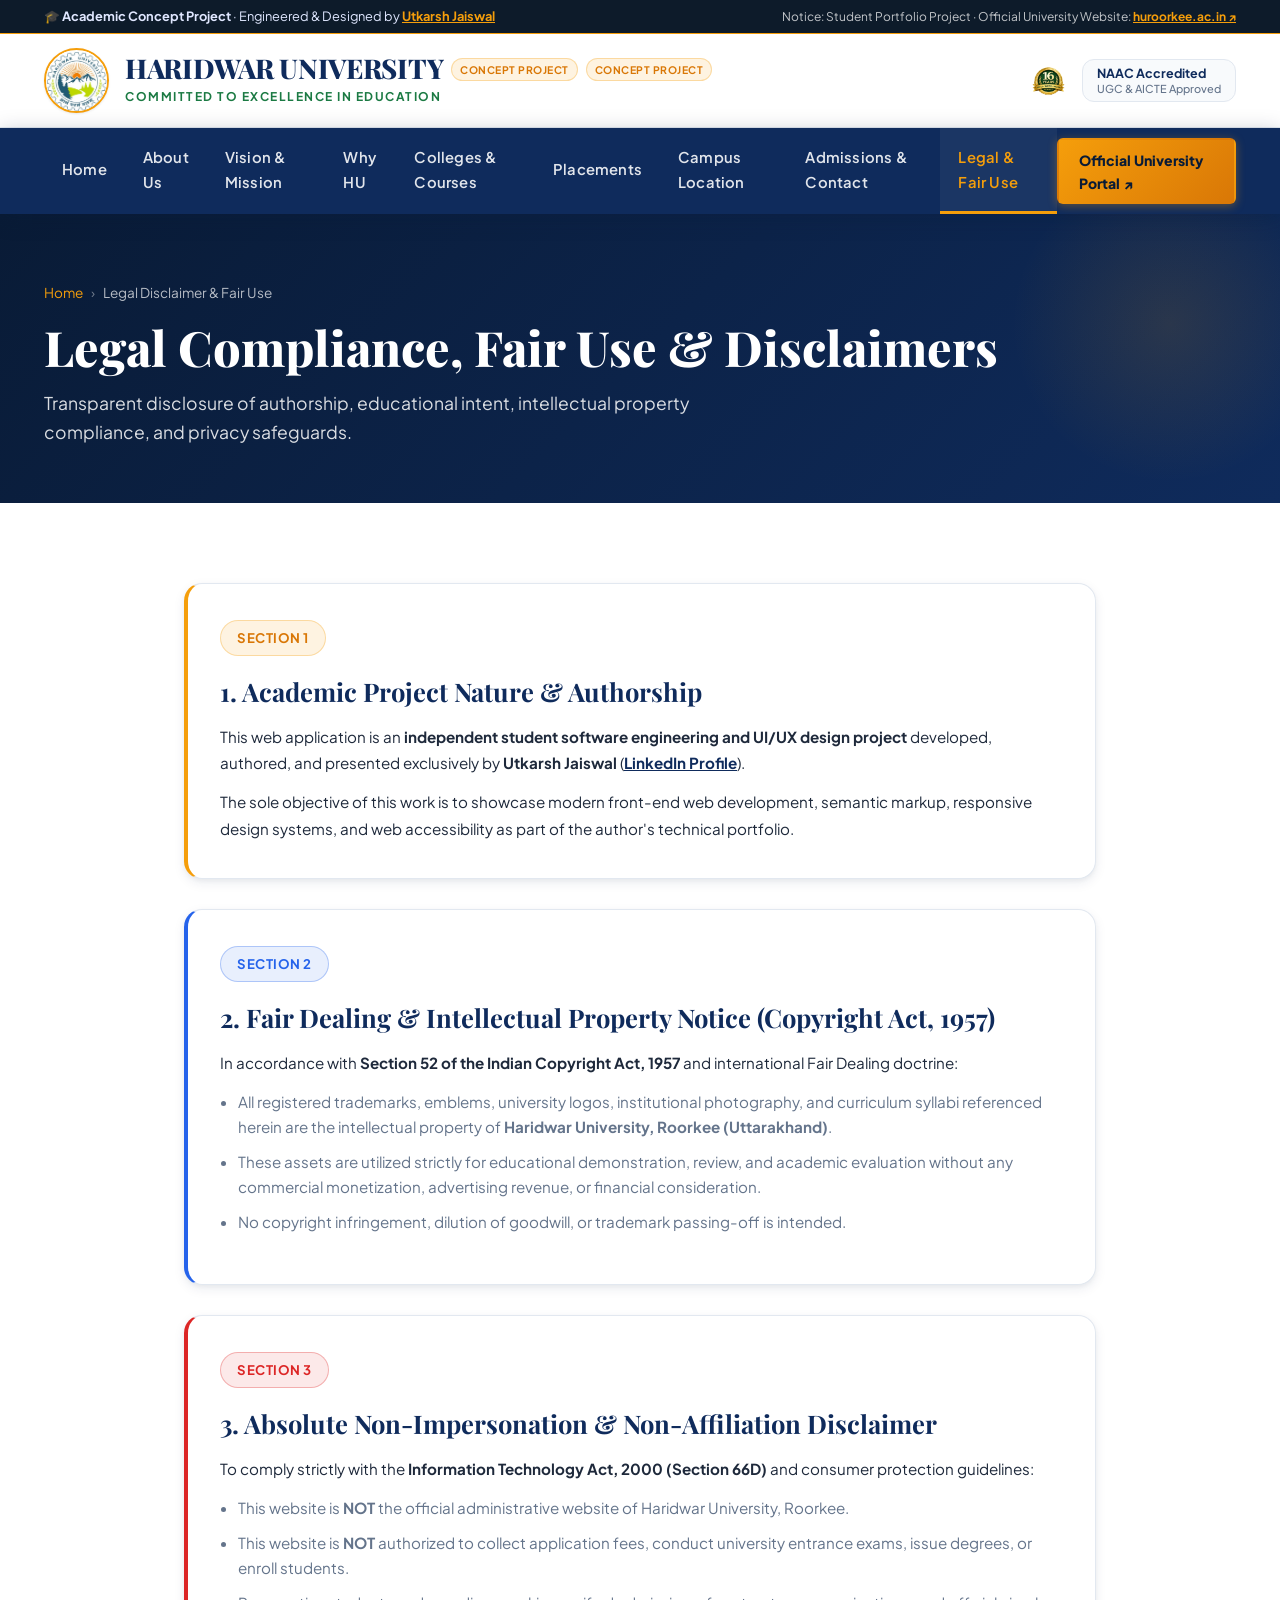
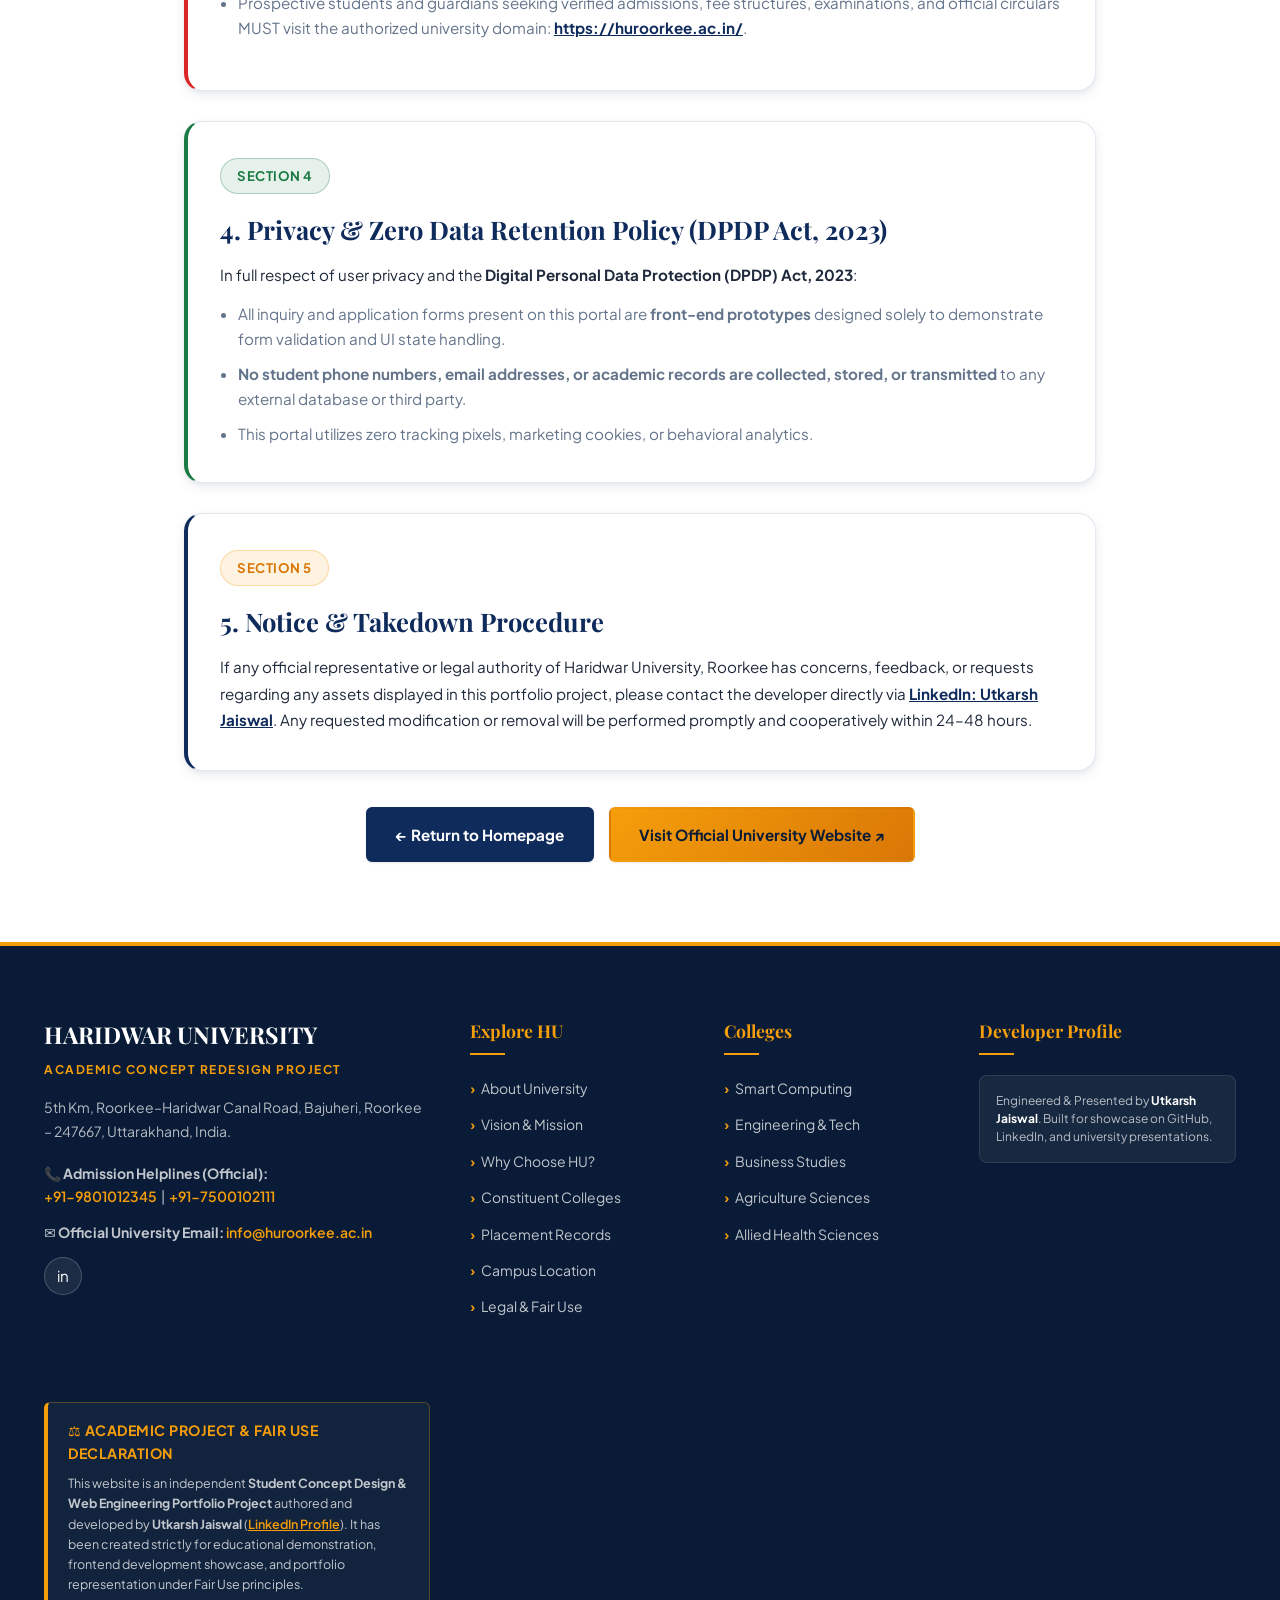
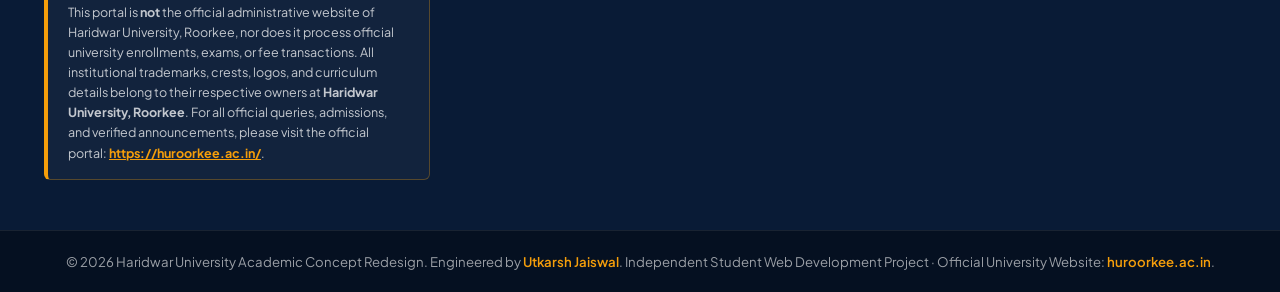
<file: legal.html>
<!DOCTYPE html>
<html lang="en">
<head>
  <meta name="author" content="Utkarsh Jaiswal">
  <meta name="project" content="Haridwar University Concept Redesign - Student Portfolio Project">
  <meta charset="UTF-8">
  <meta name="viewport" content="width=device-width, initial-scale=1.0">
  <title>Legal Disclaimer &amp; Fair Use Policy | Academic Project by Utkarsh Jaiswal</title>
  <meta name="description" content="Legal Disclaimer, Copyright Fair Dealing, and Privacy Policy for the Haridwar University Academic Concept Redesign Project engineered by Utkarsh Jaiswal.">
  
  <link rel="preconnect" href="https://fonts.googleapis.com">
  <link rel="preconnect" href="https://fonts.gstatic.com" crossorigin>
  <link href="https://fonts.googleapis.com/css2?family=Playfair+Display:ital,wght@0,600;0,700;0,800;1,600&family=Plus+Jakarta+Sans:wght@400;500;600;700;800&display=swap" rel="stylesheet">
  <link rel="stylesheet" href="style.css">
</head>
<body>

  <!-- ================= ACADEMIC PROJECT DISCLAIMER BANNER ================= -->
  <div class="project-disclaimer-banner">
    <div class="container project-disclaimer-inner">
      <span>🎓 <strong>Academic Concept Project</strong> · Engineered &amp; Designed by <a href="https://www.linkedin.com/in/utkarsh-jaiswal-29122008d" target="_blank" rel="noopener">Utkarsh Jaiswal</a></span>
      <span class="disclaimer-official-link">Notice: Student Portfolio Project · Official University Website: <a href="https://huroorkee.ac.in/" target="_blank" rel="noopener">huroorkee.ac.in ↗</a></span>
    </div>
  </div>

  <!-- HEADER -->
  <header class="main-header">
    <div class="container header-container">
      <a href="index.html" class="brand-wrap">
        <img src="logo.jpg" alt="Haridwar University Crest" class="brand-crest">
        <div class="brand-text-block">
          <div style="display:flex; align-items:center; gap:8px; flex-wrap:wrap;">
            <div style="display:flex; align-items:center; gap:8px; flex-wrap:wrap;">
            <h1>HARIDWAR UNIVERSITY</h1>
            <span class="badge-pill badge-concept" style="font-size:0.65rem; padding:2px 8px; margin:0; text-transform:uppercase;">Concept Project</span>
          </div>
            <span class="badge-pill" style="font-size:0.65rem; padding:2px 8px; margin:0;">Concept Project</span>
          </div>
          <p>Committed to Excellence in Education</p>
        </div>
      </a>
      <div class="header-accreditations">
        <img src="images/16years.png" alt="16 Years of Excellence" class="header-16years-img">
        <div class="header-accred-badge">
          <div>
            <strong>NAAC Accredited</strong>
            <span>UGC &amp; AICTE Approved</span>
          </div>
        </div>
      </div>
    </div>
  </header>

  <!-- NAVBAR -->
  <nav class="navbar">
    <div class="container nav-container">
      <ul class="nav-menu" id="navMenu">
        <li class="nav-item"><a href="index.html" class="nav-link">Home</a></li>
        <li class="nav-item"><a href="about.html" class="nav-link">About Us</a></li>
        <li class="nav-item"><a href="vision.html" class="nav-link">Vision &amp; Mission</a></li>
        <li class="nav-item"><a href="why.html" class="nav-link">Why HU</a></li>
        <li class="nav-item"><a href="colleges.html" class="nav-link">Colleges &amp; Courses</a></li>
        <li class="nav-item"><a href="placements.html" class="nav-link">Placements</a></li>
        <li class="nav-item"><a href="location.html" class="nav-link">Campus Location</a></li>
        <li class="nav-item"><a href="contact.html" class="nav-link">Admissions &amp; Contact</a></li>
        <li class="nav-item"><a href="legal.html" class="nav-link active">Legal &amp; Fair Use</a></li>
      </ul>
      <div class="nav-cta">
        <a href="https://huroorkee.ac.in/" target="_blank" rel="noopener" class="btn btn-nav-apply">Official University Portal ↗</a>
        <button class="hamburger" id="hamburgerBtn" aria-label="Toggle navigation">
          <span></span><span></span><span></span>
        </button>
      </div>
    </div>
  </nav>

  <!-- PAGE HERO -->
  <div class="page-hero-banner">
    <div class="container">
      <div class="breadcrumb-nav">
        <a href="index.html">Home</a>
        <span class="sep">›</span>
        <span>Legal Disclaimer &amp; Fair Use</span>
      </div>
      <h1>Legal Compliance, Fair Use &amp; Disclaimers</h1>
      <p>Transparent disclosure of authorship, educational intent, intellectual property compliance, and privacy safeguards.</p>
    </div>
  </div>

  <!-- LEGAL DETAILS SECTION -->
  <section class="section">
    <div class="container" style="max-width:960px;">
      
      <!-- Section 1 -->
      <div class="contact-card-box" style="margin-bottom:30px; border-left:4px solid var(--gold);">
        <span class="badge-pill">Section 1</span>
        <h2 style="font-family:var(--font-serif); font-size:1.6rem; color:var(--navy); margin-bottom:12px;">
          1. Academic Project Nature &amp; Authorship
        </h2>
        <p style="font-size:0.95rem; color:var(--text-main); line-height:1.75; margin-bottom:12px;">
          This web application is an <strong>independent student software engineering and UI/UX design project</strong> developed, authored, and presented exclusively by <strong>Utkarsh Jaiswal</strong> (<a href="https://www.linkedin.com/in/utkarsh-jaiswal-29122008d" target="_blank" rel="noopener" style="color:var(--navy); font-weight:700; text-decoration:underline;">LinkedIn Profile</a>).
        </p>
        <p style="font-size:0.95rem; color:var(--text-main); line-height:1.75;">
          The sole objective of this work is to showcase modern front-end web development, semantic markup, responsive design systems, and web accessibility as part of the author's technical portfolio.
        </p>
      </div>

      <!-- Section 2 -->
      <div class="contact-card-box" style="margin-bottom:30px; border-left:4px solid #2563eb;">
        <span class="badge-pill" style="color:#2563eb; background:rgba(37,99,235,0.1); border-color:rgba(37,99,235,0.3);">Section 2</span>
        <h2 style="font-family:var(--font-serif); font-size:1.6rem; color:var(--navy); margin-bottom:12px;">
          2. Fair Dealing &amp; Intellectual Property Notice (Copyright Act, 1957)
        </h2>
        <p style="font-size:0.95rem; color:var(--text-main); line-height:1.75; margin-bottom:12px;">
          In accordance with <strong>Section 52 of the Indian Copyright Act, 1957</strong> and international Fair Dealing doctrine:
        </p>
        <ul style="display:flex; flex-direction:column; gap:10px; font-size:0.95rem; color:var(--text-muted); line-height:1.65; margin-bottom:14px; padding-left:18px; list-style:disc;">
          <li>All registered trademarks, emblems, university logos, institutional photography, and curriculum syllabi referenced herein are the intellectual property of <strong>Haridwar University, Roorkee (Uttarakhand)</strong>.</li>
          <li>These assets are utilized strictly for educational demonstration, review, and academic evaluation without any commercial monetization, advertising revenue, or financial consideration.</li>
          <li>No copyright infringement, dilution of goodwill, or trademark passing-off is intended.</li>
        </ul>
      </div>

      <!-- Section 3 -->
      <div class="contact-card-box" style="margin-bottom:30px; border-left:4px solid #dc2626;">
        <span class="badge-pill" style="color:#dc2626; background:rgba(220,38,38,0.1); border-color:rgba(220,38,38,0.3);">Section 3</span>
        <h2 style="font-family:var(--font-serif); font-size:1.6rem; color:var(--navy); margin-bottom:12px;">
          3. Absolute Non-Impersonation &amp; Non-Affiliation Disclaimer
        </h2>
        <p style="font-size:0.95rem; color:var(--text-main); line-height:1.75; margin-bottom:12px;">
          To comply strictly with the <strong>Information Technology Act, 2000 (Section 66D)</strong> and consumer protection guidelines:
        </p>
        <ul style="display:flex; flex-direction:column; gap:10px; font-size:0.95rem; color:var(--text-muted); line-height:1.65; margin-bottom:14px; padding-left:18px; list-style:disc;">
          <li>This website is <strong>NOT</strong> the official administrative website of Haridwar University, Roorkee.</li>
          <li>This website is <strong>NOT</strong> authorized to collect application fees, conduct university entrance exams, issue degrees, or enroll students.</li>
          <li>Prospective students and guardians seeking verified admissions, fee structures, examinations, and official circulars MUST visit the authorized university domain: <a href="https://huroorkee.ac.in/" target="_blank" rel="noopener" style="color:var(--navy); font-weight:700; text-decoration:underline;">https://huroorkee.ac.in/</a>.</li>
        </ul>
      </div>

      <!-- Section 4 -->
      <div class="contact-card-box" style="margin-bottom:30px; border-left:4px solid var(--emerald);">
        <span class="badge-pill" style="color:var(--emerald); background:rgba(27,122,67,0.1); border-color:rgba(27,122,67,0.3);">Section 4</span>
        <h2 style="font-family:var(--font-serif); font-size:1.6rem; color:var(--navy); margin-bottom:12px;">
          4. Privacy &amp; Zero Data Retention Policy (DPDP Act, 2023)
        </h2>
        <p style="font-size:0.95rem; color:var(--text-main); line-height:1.75; margin-bottom:12px;">
          In full respect of user privacy and the <strong>Digital Personal Data Protection (DPDP) Act, 2023</strong>:
        </p>
        <ul style="display:flex; flex-direction:column; gap:10px; font-size:0.95rem; color:var(--text-muted); line-height:1.65; padding-left:18px; list-style:disc;">
          <li>All inquiry and application forms present on this portal are <strong>front-end prototypes</strong> designed solely to demonstrate form validation and UI state handling.</li>
          <li><strong>No student phone numbers, email addresses, or academic records are collected, stored, or transmitted</strong> to any external database or third party.</li>
          <li>This portal utilizes zero tracking pixels, marketing cookies, or behavioral analytics.</li>
        </ul>
      </div>

      <!-- Section 5 -->
      <div class="contact-card-box" style="border-left:4px solid var(--navy);">
        <span class="badge-pill">Section 5</span>
        <h2 style="font-family:var(--font-serif); font-size:1.6rem; color:var(--navy); margin-bottom:12px;">
          5. Notice &amp; Takedown Procedure
        </h2>
        <p style="font-size:0.95rem; color:var(--text-main); line-height:1.75;">
          If any official representative or legal authority of Haridwar University, Roorkee has concerns, feedback, or requests regarding any assets displayed in this portfolio project, please contact the developer directly via <a href="https://www.linkedin.com/in/utkarsh-jaiswal-29122008d" target="_blank" rel="noopener" style="color:var(--navy); font-weight:700; text-decoration:underline;">LinkedIn: Utkarsh Jaiswal</a>. Any requested modification or removal will be performed promptly and cooperatively within 24–48 hours.
        </p>
      </div>

      <div style="text-align:center; margin-top:36px;">
        <a href="index.html" class="btn btn-navy">← Return to Homepage</a>
        <a href="https://huroorkee.ac.in/" target="_blank" rel="noopener" class="btn btn-primary" style="margin-left:12px;">Visit Official University Website ↗</a>
      </div>
    </div>
  </section>

  <!-- MASTER FOOTER -->
  <footer class="footer-master">
    <div class="container">
      <div class="footer-top-grid">
        <div class="footer-brand">
          <h3>HARIDWAR UNIVERSITY</h3>
          <span class="footer-tagline">Academic Concept Redesign Project</span>
          <p>
            5th Km, Roorkee–Haridwar Canal Road, Bajuheri, Roorkee – 247667, Uttarakhand, India.
          </p>
          <div class="footer-contact-block">
            <p>
              📞 <strong>Admission Helplines (Official):</strong><br>
              <a href="tel:+919801012345">+91-9801012345</a> &nbsp;|&nbsp; <a href="tel:+917500102111">+91-7500102111</a>
            </p>
            <p>
              ✉️ <strong>Official University Email:</strong> <a href="mailto:info@huroorkee.ac.in">info@huroorkee.ac.in</a>
            </p>
          </div>
          <div class="footer-social-links">
            <a href="https://www.linkedin.com/in/utkarsh-jaiswal-29122008d" target="_blank" rel="noopener" class="footer-social-btn" title="LinkedIn Profile">in</a>
          </div>
        </div>

        <div class="footer-col">
          <h4>Explore HU</h4>
          <ul class="footer-links-list">
            <li><a href="about.html">About University</a></li>
            <li><a href="vision.html">Vision &amp; Mission</a></li>
            <li><a href="why.html">Why Choose HU?</a></li>
            <li><a href="colleges.html">Constituent Colleges</a></li>
            <li><a href="placements.html">Placement Records</a></li>
            <li><a href="location.html">Campus Location</a></li>
            <li><a href="legal.html">Legal &amp; Fair Use</a></li>
          </ul>
        </div>

        <div class="footer-col">
          <h4>Colleges</h4>
          <ul class="footer-links-list">
            <li><a href="colleges.html#computing">Smart Computing</a></li>
            <li><a href="colleges.html#engineering">Engineering &amp; Tech</a></li>
            <li><a href="colleges.html#business">Business Studies</a></li>
            <li><a href="colleges.html#agriculture">Agriculture Sciences</a></li>
            <li><a href="colleges.html#allied">Allied Health Sciences</a></li>
          </ul>
        </div>

        <div class="footer-col">
          <h4>Developer Profile</h4>
          <div style="background:rgba(255,255,255,0.06); padding:16px; border-radius:8px; border:1px solid rgba(255,255,255,0.1);">
            <p style="font-size:0.75rem; color:rgba(255,255,255,0.7); line-height:1.5;">
              Engineered &amp; Presented by <strong style="color:white;">Utkarsh Jaiswal</strong>. Built for showcase on GitHub, LinkedIn, and university presentations.
            </p>
          </div>
        </div>

        <!-- Project Legal & Fair Use Declaration -->
        <div class="project-legal-box">
          <h4>⚖️ Academic Project &amp; Fair Use Declaration</h4>
          <p>
            This website is an independent <strong>Student Concept Design &amp; Web Engineering Portfolio Project</strong> authored and developed by <strong>Utkarsh Jaiswal</strong> (<a href="https://www.linkedin.com/in/utkarsh-jaiswal-29122008d" target="_blank" rel="noopener">LinkedIn Profile</a>). It has been created strictly for educational demonstration, frontend development showcase, and portfolio representation under Fair Use principles.
          </p>
          <p>
            This portal is <strong>not</strong> the official administrative website of Haridwar University, Roorkee, nor does it process official university enrollments, exams, or fee transactions. All institutional trademarks, crests, logos, and curriculum details belong to their respective owners at <strong>Haridwar University, Roorkee</strong>. For all official queries, admissions, and verified announcements, please visit the official portal: <a href="https://huroorkee.ac.in/" target="_blank" rel="noopener"><strong>https://huroorkee.ac.in/</strong></a>.
          </p>
        </div>
      </div>
    </div>

    <!-- Bottom Strip -->
    <div class="footer-bottom-strip">
      <div class="container">
        © 2026 Haridwar University Academic Concept Redesign. Engineered by <a href="https://www.linkedin.com/in/utkarsh-jaiswal-29122008d" target="_blank" rel="noopener">Utkarsh Jaiswal</a>. Independent Student Web Development Project · Official University Website: <a href="https://huroorkee.ac.in/" target="_blank" rel="noopener">huroorkee.ac.in</a>.
      </div>
    </div>
  </footer>

  <button class="scroll-to-top-btn" id="scrollTopBtn" title="Back to Top" aria-label="Back to Top">↑</button>

  <script>
    const hamburgerBtn = document.getElementById('hamburgerBtn');
    const navMenu = document.getElementById('navMenu');

    if (hamburgerBtn && navMenu) {
      hamburgerBtn.addEventListener('click', (e) => {
        e.stopPropagation();
        hamburgerBtn.classList.toggle('active');
        navMenu.classList.toggle('open');
      });

      document.querySelectorAll('.nav-link').forEach(link => {
        link.addEventListener('click', () => {
          hamburgerBtn.classList.remove('active');
          navMenu.classList.remove('open');
        });
      });

      document.addEventListener('click', (e) => {
        if (!navMenu.contains(e.target) && !hamburgerBtn.contains(e.target) && navMenu.classList.contains('open')) {
          hamburgerBtn.classList.remove('active');
          navMenu.classList.remove('open');
        }
      });
    }

    const scrollTopBtn = document.getElementById('scrollTopBtn');
    if (scrollTopBtn) {
      window.addEventListener('scroll', () => {
        if (window.scrollY > 300) {
          scrollTopBtn.classList.add('visible');
        } else {
          scrollTopBtn.classList.remove('visible');
        }
      });
      scrollTopBtn.addEventListener('click', () => {
        window.scrollTo({ top: 0, behavior: 'smooth' });
      });
    }
  </script>
</body>
</html>
</file>
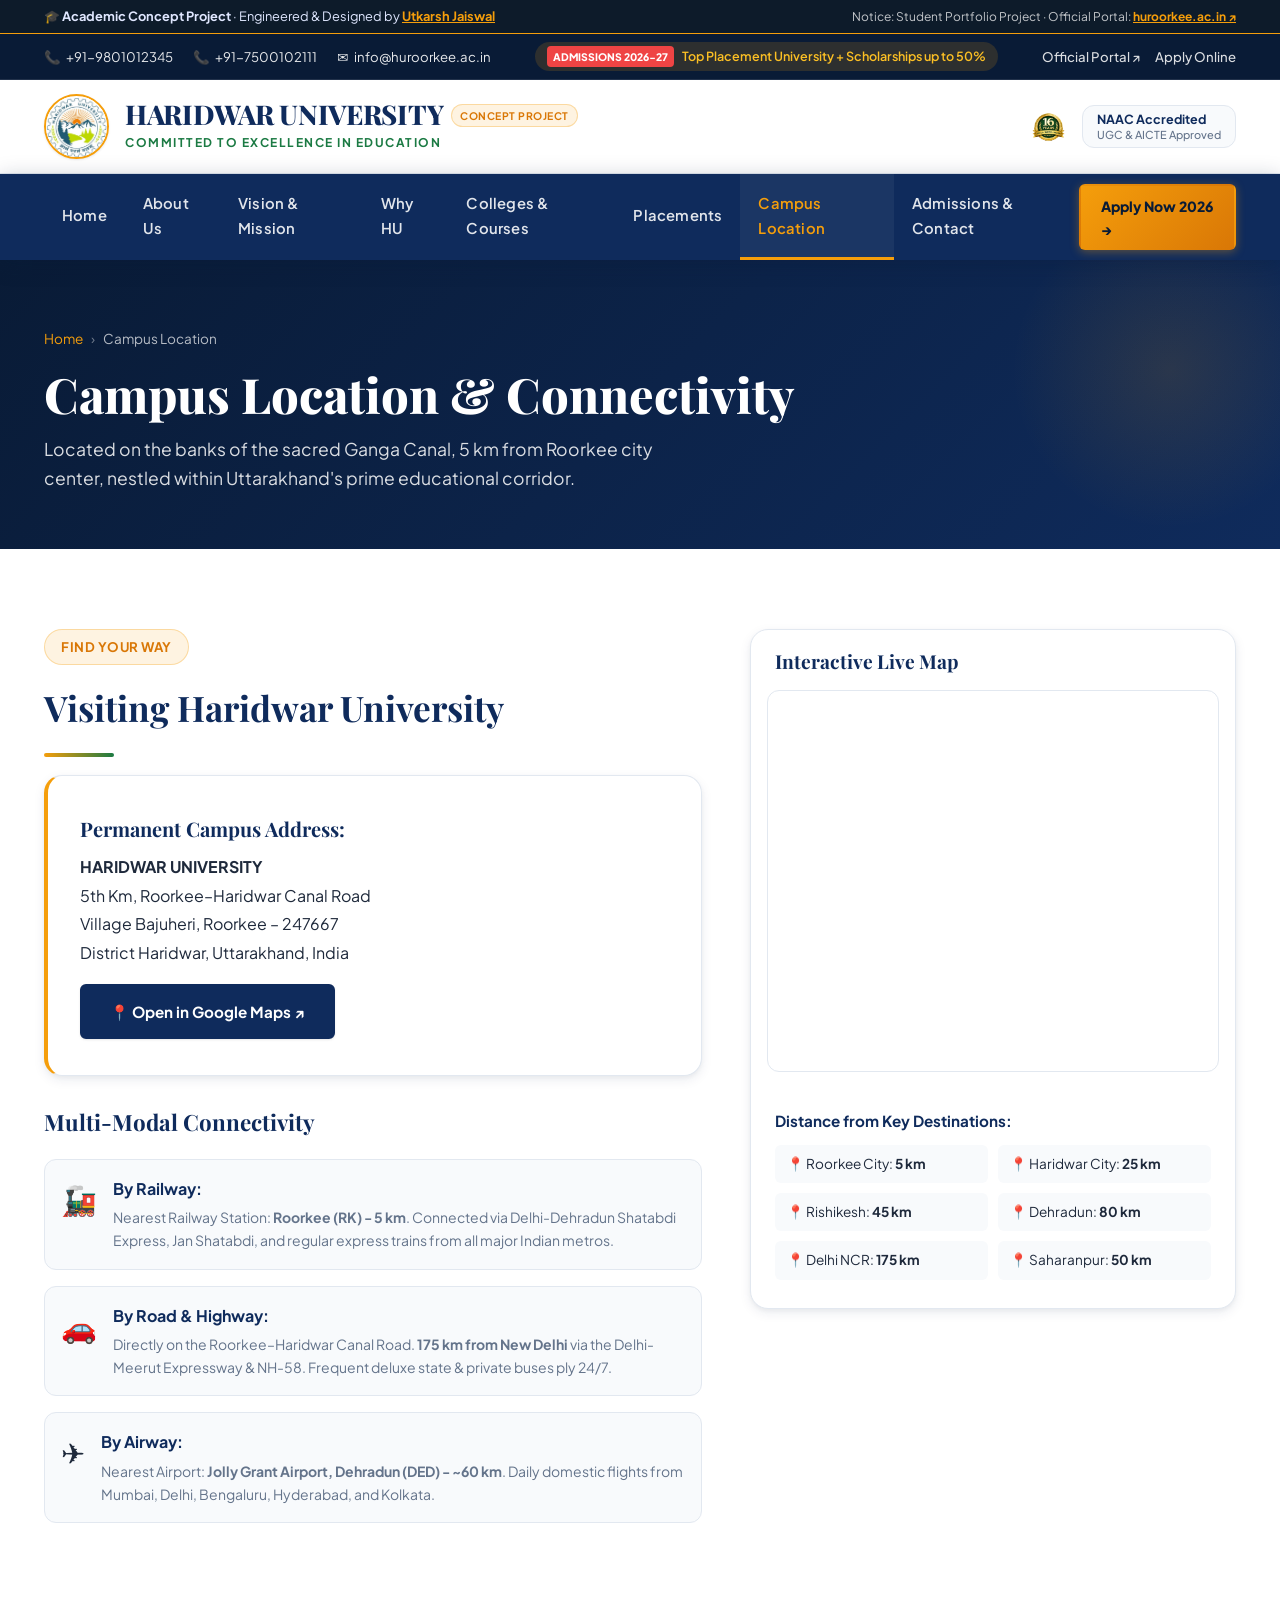
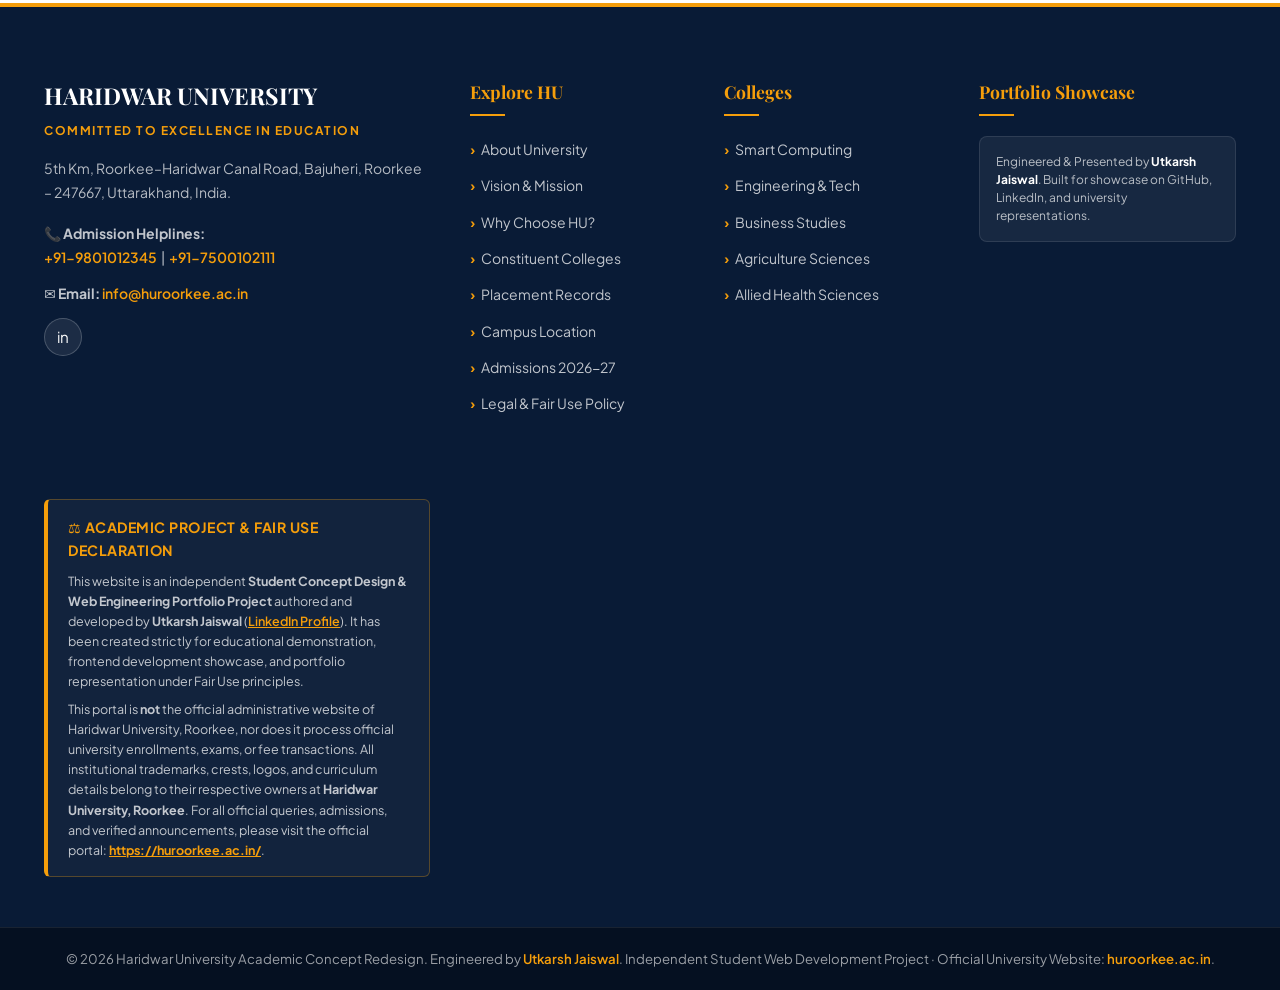
<file: location.html>
<!DOCTYPE html>
<html lang="en">
<head>
  <meta name="author" content="Utkarsh Jaiswal">
  <meta name="project" content="Haridwar University Concept Redesign - Student Portfolio Project">
  <meta charset="UTF-8">
  <meta name="viewport" content="width=device-width, initial-scale=1.0">
  <title>Campus Location &amp; Directions | Haridwar University, Roorkee</title>
  <meta name="description" content="Reach Haridwar University on the 5th Km, Roorkee–Haridwar Canal Road, Bajuheri, Roorkee - 247667. Accessible by train, flight (Jolly Grant), and road.">
  
  <link rel="preconnect" href="https://fonts.googleapis.com">
  <link rel="preconnect" href="https://fonts.gstatic.com" crossorigin>
  <link href="https://fonts.googleapis.com/css2?family=Playfair+Display:ital,wght@0,600;0,700;0,800;1,600&family=Plus+Jakarta+Sans:wght@400;500;600;700;800&display=swap" rel="stylesheet">
  <link rel="stylesheet" href="style.css">
</head>
<body>

  <!-- ================= ACADEMIC PROJECT DISCLAIMER BANNER ================= -->
  <div class="project-disclaimer-banner">
    <div class="container project-disclaimer-inner">
      <span>🎓 <strong>Academic Concept Project</strong> · Engineered &amp; Designed by <a href="https://www.linkedin.com/in/utkarsh-jaiswal-29122008d" target="_blank" rel="noopener">Utkarsh Jaiswal</a></span>
      <span class="disclaimer-official-link">Notice: Student Portfolio Project · Official Portal: <a href="https://huroorkee.ac.in/" target="_blank" rel="noopener">huroorkee.ac.in ↗</a></span>
    </div>
  </div>

<!-- TOP BAR -->
  <div class="top-bar">
    <div class="container top-bar-inner">
      <div class="top-contacts">
        <a href="tel:+919801012345"><span>📞</span> +91-9801012345</a>
        <a href="tel:+917500102111"><span>📞</span> +91-7500102111</a>
        <a href="mailto:info@huroorkee.ac.in"><span>✉️</span> info@huroorkee.ac.in</a>
      </div>
      <div class="top-announcement">
        <span class="badge-blink">Admissions 2026-27</span>
        <span>Top Placement University + Scholarships up to 50%</span>
      </div>
      <div class="top-links">
        <a href="https://huroorkee.ac.in/" target="_blank" rel="noopener">Official Portal ↗</a>
        <a href="contact.html">Apply Online</a>
      </div>
    </div>
  </div>

  <!-- HEADER -->
  <header class="main-header">
    <div class="container header-container">
      <a href="index.html" class="brand-wrap">
        <img src="logo.jpg" alt="Haridwar University Crest" class="brand-crest">
        <div class="brand-text-block">
          <div style="display:flex; align-items:center; gap:8px; flex-wrap:wrap;">
            <h1>HARIDWAR UNIVERSITY</h1>
            <span class="badge-pill badge-concept" style="font-size:0.65rem; padding:2px 8px; margin:0; text-transform:uppercase;">Concept Project</span>
          </div>
          <p>Committed to Excellence in Education</p>
        </div>
      </a>
      <div class="header-accreditations">
        <img src="images/16years.png" alt="16 Years of Excellence" class="header-16years-img">
        <div class="header-accred-badge">
          <div>
            <strong>NAAC Accredited</strong>
            <span>UGC &amp; AICTE Approved</span>
          </div>
        </div>
      </div>
    </div>
  </header>

  <!-- NAVBAR -->
  <nav class="navbar">
    <div class="container nav-container">
      <ul class="nav-menu" id="navMenu">
        <li class="nav-item"><a href="index.html" class="nav-link">Home</a></li>
        <li class="nav-item"><a href="about.html" class="nav-link">About Us</a></li>
        <li class="nav-item"><a href="vision.html" class="nav-link">Vision &amp; Mission</a></li>
        <li class="nav-item"><a href="why.html" class="nav-link">Why HU</a></li>
        <li class="nav-item"><a href="colleges.html" class="nav-link">Colleges &amp; Courses</a></li>
        <li class="nav-item"><a href="placements.html" class="nav-link">Placements</a></li>
        <li class="nav-item"><a href="location.html" class="nav-link active">Campus Location</a></li>
        <li class="nav-item"><a href="contact.html" class="nav-link">Admissions &amp; Contact</a></li>
      </ul>
      <div class="nav-cta">
        <a href="contact.html" class="btn btn-nav-apply">Apply Now 2026 →</a>
        <button class="hamburger" id="hamburgerBtn" aria-label="Toggle navigation">
          <span></span><span></span><span></span>
        </button>
      </div>
    </div>
  </nav>

  <!-- PAGE HERO -->
  <div class="page-hero-banner">
    <div class="container">
      <div class="breadcrumb-nav">
        <a href="index.html">Home</a>
        <span class="sep">›</span>
        <span>Campus Location</span>
      </div>
      <h1>Campus Location &amp; Connectivity</h1>
      <p>Located on the banks of the sacred Ganga Canal, 5 km from Roorkee city center, nestled within Uttarakhand's prime educational corridor.</p>
    </div>
  </div>

  <!-- LOCATION & MAP DUAL -->
  <section class="section">
    <div class="container contact-layout-grid">
      <!-- Address & Transport -->
      <div>
        <span class="badge-pill">Find Your Way</span>
        <h2 style="font-family:var(--font-serif); font-size:2.2rem; color:var(--navy); margin-bottom:16px;">
          Visiting Haridwar University
        </h2>
        <div class="divider-gold left"></div>

        <div class="contact-card-box" style="margin-bottom:28px; border-left:4px solid var(--gold);">
          <h3 style="font-family:var(--font-serif); font-size:1.25rem; color:var(--navy); margin-bottom:8px;">
            Permanent Campus Address:
          </h3>
          <p style="font-size:1rem; color:var(--text-main); line-height:1.8;">
            <strong>HARIDWAR UNIVERSITY</strong><br>
            5th Km, Roorkee–Haridwar Canal Road<br>
            Village Bajuheri, Roorkee – 247667<br>
            District Haridwar, Uttarakhand, India
          </p>
          <div style="margin-top:16px;">
            <a href="https://maps.app.goo.gl/6A5TxTTtRPyyqhSp9" target="_blank" rel="noopener" class="btn btn-navy">
              📍 Open in Google Maps ↗
            </a>
          </div>
        </div>

        <!-- How To Reach Grid -->
        <h3 style="font-family:var(--font-serif); font-size:1.4rem; color:var(--navy); margin-bottom:18px;">
          Multi-Modal Connectivity
        </h3>
        <div style="display:flex; flex-direction:column; gap:16px;">
          <div style="display:flex; gap:16px; align-items:flex-start; background:var(--light-bg); padding:16px; border-radius:var(--radius-md); border:1px solid var(--border);">
            <div style="font-size:1.8rem;">🚂</div>
            <div>
              <strong style="color:var(--navy); font-size:1rem;">By Railway:</strong>
              <p style="font-size:0.875rem; color:var(--text-muted); margin-top:4px;">
                Nearest Railway Station: <strong>Roorkee (RK) - 5 km</strong>. Connected via Delhi-Dehradun Shatabdi Express, Jan Shatabdi, and regular express trains from all major Indian metros.
              </p>
            </div>
          </div>

          <div style="display:flex; gap:16px; align-items:flex-start; background:var(--light-bg); padding:16px; border-radius:var(--radius-md); border:1px solid var(--border);">
            <div style="font-size:1.8rem;">🚗</div>
            <div>
              <strong style="color:var(--navy); font-size:1rem;">By Road &amp; Highway:</strong>
              <p style="font-size:0.875rem; color:var(--text-muted); margin-top:4px;">
                Directly on the Roorkee–Haridwar Canal Road. <strong>175 km from New Delhi</strong> via the Delhi-Meerut Expressway &amp; NH-58. Frequent deluxe state &amp; private buses ply 24/7.
              </p>
            </div>
          </div>

          <div style="display:flex; gap:16px; align-items:flex-start; background:var(--light-bg); padding:16px; border-radius:var(--radius-md); border:1px solid var(--border);">
            <div style="font-size:1.8rem;">✈️</div>
            <div>
              <strong style="color:var(--navy); font-size:1rem;">By Airway:</strong>
              <p style="font-size:0.875rem; color:var(--text-muted); margin-top:4px;">
                Nearest Airport: <strong>Jolly Grant Airport, Dehradun (DED) - ~60 km</strong>. Daily domestic flights from Mumbai, Delhi, Bengaluru, Hyderabad, and Kolkata.
              </p>
            </div>
          </div>
        </div>
      </div>

      <!-- Google Map Frame & Travel Times -->
      <div>
        <div class="contact-card-box" style="padding:16px;">
          <h3 style="font-family:var(--font-serif); font-size:1.2rem; color:var(--navy); margin-bottom:12px; padding:0 8px;">
            Interactive Live Map
          </h3>
          <div style="border-radius:var(--radius-md); overflow:hidden; border:1px solid var(--border);">
            <iframe 
              src="https://www.google.com/maps/embed?pb=!1m18!1m12!1m3!1d3457.0!2d77.88!3d29.88!2m3!1f0!2f0!3f0!3m2!1i1024!2i768!4f13.1!3m3!1m2!1s0x390eb3b1b1b1b1b1%3A0x1!2sHaridwar+University!5e0!3m2!1sen!2sin!4v1234567890" 
              width="100%" 
              height="380" 
              style="border:0; display:block;" 
              allowfullscreen="" 
              loading="lazy" 
              referrerpolicy="no-referrer-when-downgrade">
            </iframe>
          </div>

          <!-- Nearby Major Cities -->
          <div style="margin-top:24px; padding:12px 8px;">
            <h4 style="font-size:0.95rem; color:var(--navy); font-weight:700; margin-bottom:12px;">Distance from Key Destinations:</h4>
            <div class="form-row-2" style="gap:10px; font-size:0.85rem;">
              <div style="background:var(--light-bg); padding:8px 12px; border-radius:6px;">📍 Roorkee City: <strong>5 km</strong></div>
              <div style="background:var(--light-bg); padding:8px 12px; border-radius:6px;">📍 Haridwar City: <strong>25 km</strong></div>
              <div style="background:var(--light-bg); padding:8px 12px; border-radius:6px;">📍 Rishikesh: <strong>45 km</strong></div>
              <div style="background:var(--light-bg); padding:8px 12px; border-radius:6px;">📍 Dehradun: <strong>80 km</strong></div>
              <div style="background:var(--light-bg); padding:8px 12px; border-radius:6px;">📍 Delhi NCR: <strong>175 km</strong></div>
              <div style="background:var(--light-bg); padding:8px 12px; border-radius:6px;">📍 Saharanpur: <strong>50 km</strong></div>
            </div>
          </div>
        </div>
      </div>
    </div>
  </section>

  <!-- MASTER FOOTER -->
  <footer class="footer-master">
    <div class="container">
      <div class="footer-top-grid">
        <div class="footer-brand">
          <h3>HARIDWAR UNIVERSITY</h3>
          <span class="footer-tagline">Committed to Excellence in Education</span>
          <p>
            5th Km, Roorkee–Haridwar Canal Road, Bajuheri, Roorkee – 247667, Uttarakhand, India.
          </p>
          <div class="footer-contact-block">
            <p>
              📞 <strong>Admission Helplines:</strong><br>
              <a href="tel:+919801012345">+91-9801012345</a> &nbsp;|&nbsp; <a href="tel:+917500102111">+91-7500102111</a>
            </p>
            <p>
              ✉️ <strong>Email:</strong> <a href="mailto:info@huroorkee.ac.in">info@huroorkee.ac.in</a>
            </p>
          </div>
          <div class="footer-social-links">
            <a href="https://www.linkedin.com/in/utkarsh-jaiswal-29122008d" target="_blank" rel="noopener" class="footer-social-btn" title="LinkedIn Profile">in</a>
          </div>
        </div>

        <div class="footer-col">
          <h4>Explore HU</h4>
          <ul class="footer-links-list">
            <li><a href="about.html">About University</a></li>
            <li><a href="vision.html">Vision &amp; Mission</a></li>
            <li><a href="why.html">Why Choose HU?</a></li>
            <li><a href="colleges.html">Constituent Colleges</a></li>
            <li><a href="placements.html">Placement Records</a></li>
            <li><a href="location.html">Campus Location</a></li>
            <li><a href="contact.html">Admissions 2026-27</a></li>
            <li><a href="legal.html">Legal &amp; Fair Use Policy</a></li>
          </ul>
        </div>

        <div class="footer-col">
          <h4>Colleges</h4>
          <ul class="footer-links-list">
            <li><a href="colleges.html#computing">Smart Computing</a></li>
            <li><a href="colleges.html#engineering">Engineering &amp; Tech</a></li>
            <li><a href="colleges.html#business">Business Studies</a></li>
            <li><a href="colleges.html#agriculture">Agriculture Sciences</a></li>
            <li><a href="colleges.html#allied">Allied Health Sciences</a></li>
          </ul>
        </div>

        <div class="footer-col">
          <h4>Portfolio Showcase</h4>
          <div style="background:rgba(255,255,255,0.06); padding:16px; border-radius:8px; border:1px solid rgba(255,255,255,0.1);">
            <p style="font-size:0.75rem; color:rgba(255,255,255,0.7); line-height:1.5;">
              Engineered &amp; Presented by <strong style="color:white;">Utkarsh Jaiswal</strong>. Built for showcase on GitHub, LinkedIn, and university representations.
            </p>
          </div>
        </div>
        <!-- Project Legal & Fair Use Declaration -->
        <div class="project-legal-box">
          <h4>⚖️ Academic Project &amp; Fair Use Declaration</h4>
          <p>
            This website is an independent <strong>Student Concept Design &amp; Web Engineering Portfolio Project</strong> authored and developed by <strong>Utkarsh Jaiswal</strong> (<a href="https://www.linkedin.com/in/utkarsh-jaiswal-29122008d" target="_blank" rel="noopener">LinkedIn Profile</a>). It has been created strictly for educational demonstration, frontend development showcase, and portfolio representation under Fair Use principles.
          </p>
          <p>
            This portal is <strong>not</strong> the official administrative website of Haridwar University, Roorkee, nor does it process official university enrollments, exams, or fee transactions. All institutional trademarks, crests, logos, and curriculum details belong to their respective owners at <strong>Haridwar University, Roorkee</strong>. For all official queries, admissions, and verified announcements, please visit the official portal: <a href="https://huroorkee.ac.in/" target="_blank" rel="noopener"><strong>https://huroorkee.ac.in/</strong></a>.
          </p>
        </div>
      </div>
    </div>

    <div class="footer-bottom-strip">
      <div class="container">
        © 2026 Haridwar University Academic Concept Redesign. Engineered by <a href="https://www.linkedin.com/in/utkarsh-jaiswal-29122008d" target="_blank" rel="noopener">Utkarsh Jaiswal</a>. Independent Student Web Development Project · Official University Website: <a href="https://huroorkee.ac.in/" target="_blank" rel="noopener">huroorkee.ac.in</a>.
      </div>
    </div>
  </footer>

  <button class="scroll-to-top-btn" id="scrollTopBtn" title="Back to Top" aria-label="Back to Top">↑</button>

    <script>
    const hamburgerBtn = document.getElementById('hamburgerBtn');
    const navMenu = document.getElementById('navMenu');

    if (hamburgerBtn && navMenu) {
      hamburgerBtn.addEventListener('click', (e) => {
        e.stopPropagation();
        hamburgerBtn.classList.toggle('active');
        navMenu.classList.toggle('open');
      });

      // Close menu when clicking a link
      document.querySelectorAll('.nav-link').forEach(link => {
        link.addEventListener('click', () => {
          hamburgerBtn.classList.remove('active');
          navMenu.classList.remove('open');
        });
      });

      // Close menu when tapping outside on mobile
      document.addEventListener('click', (e) => {
        if (!navMenu.contains(e.target) && !hamburgerBtn.contains(e.target) && navMenu.classList.contains('open')) {
          hamburgerBtn.classList.remove('active');
          navMenu.classList.remove('open');
        }
      });
    }

    const scrollTopBtn = document.getElementById('scrollTopBtn');
    if (scrollTopBtn) {
      window.addEventListener('scroll', () => {
        if (window.scrollY > 300) {
          scrollTopBtn.classList.add('visible');
        } else {
          scrollTopBtn.classList.remove('visible');
        }
      });
      scrollTopBtn.addEventListener('click', () => {
        window.scrollTo({ top: 0, behavior: 'smooth' });
      });
    }
  </script>
</body>
</html>
</file>
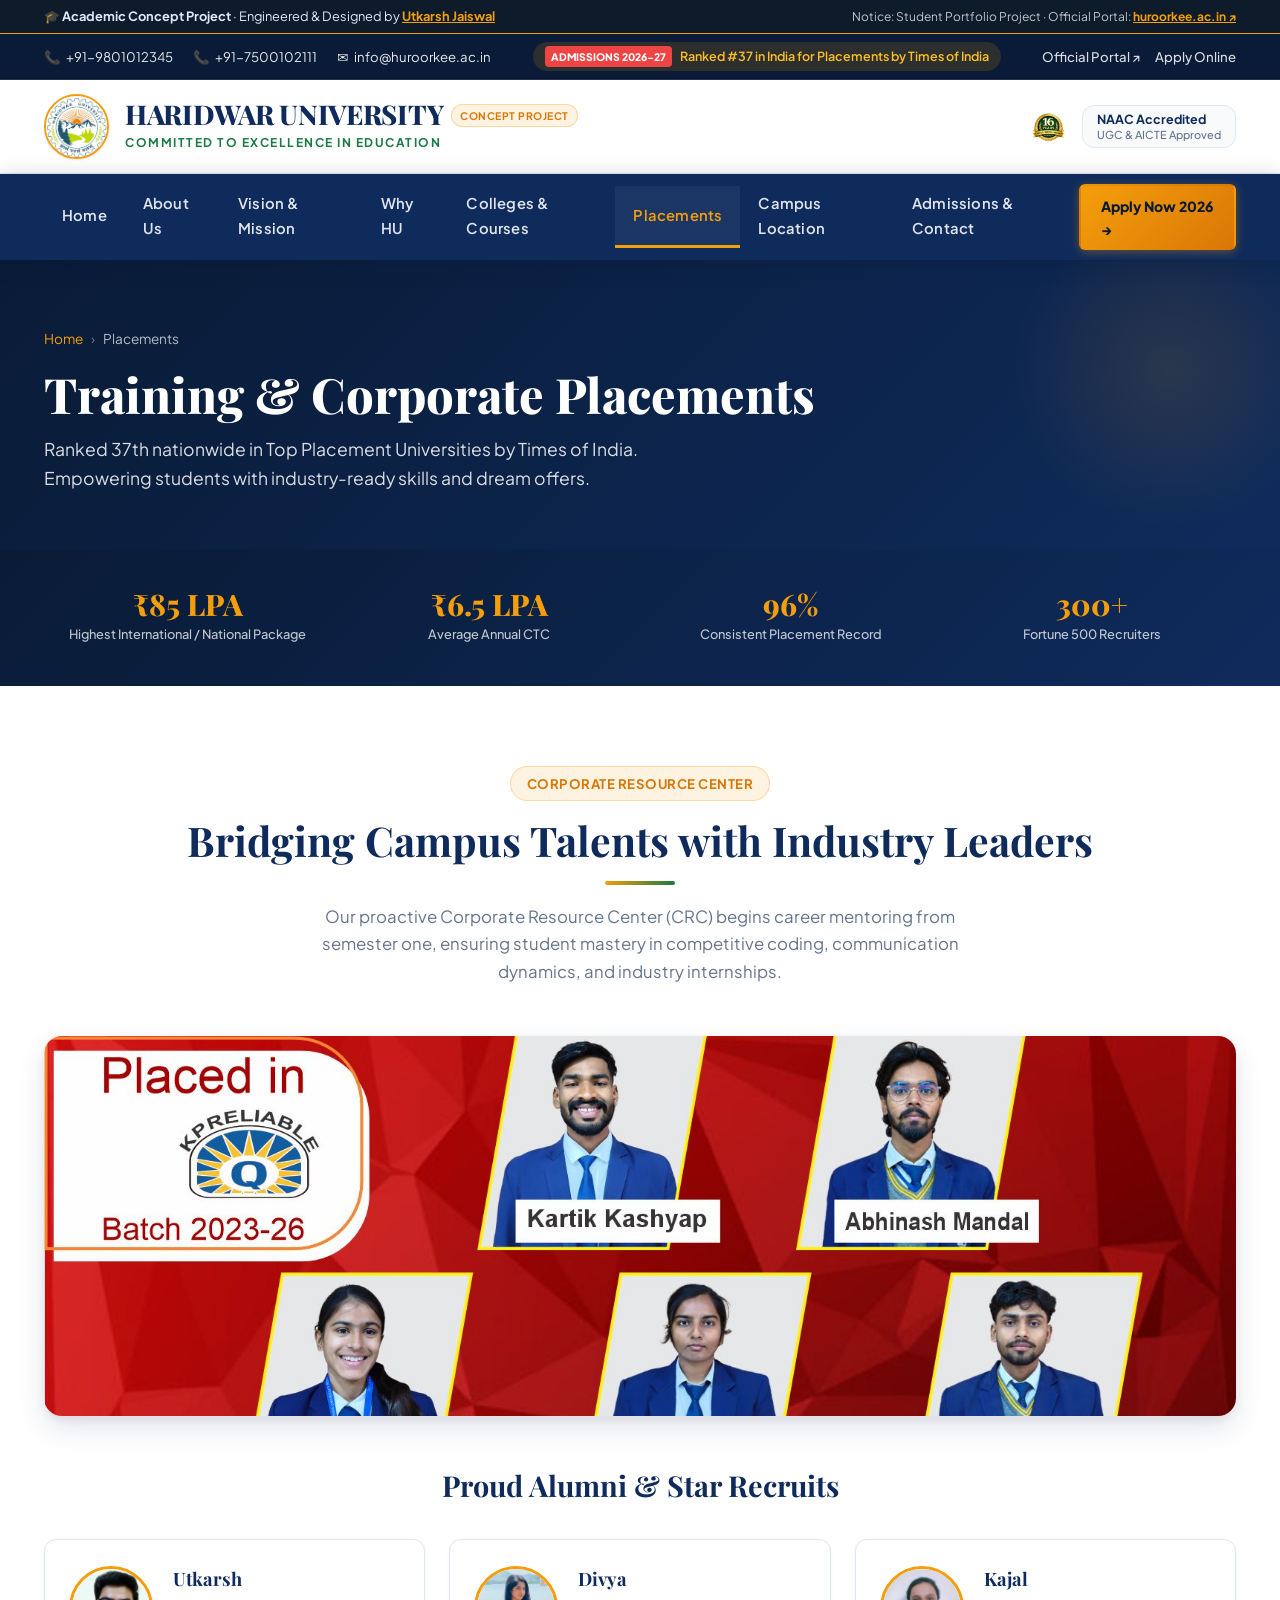
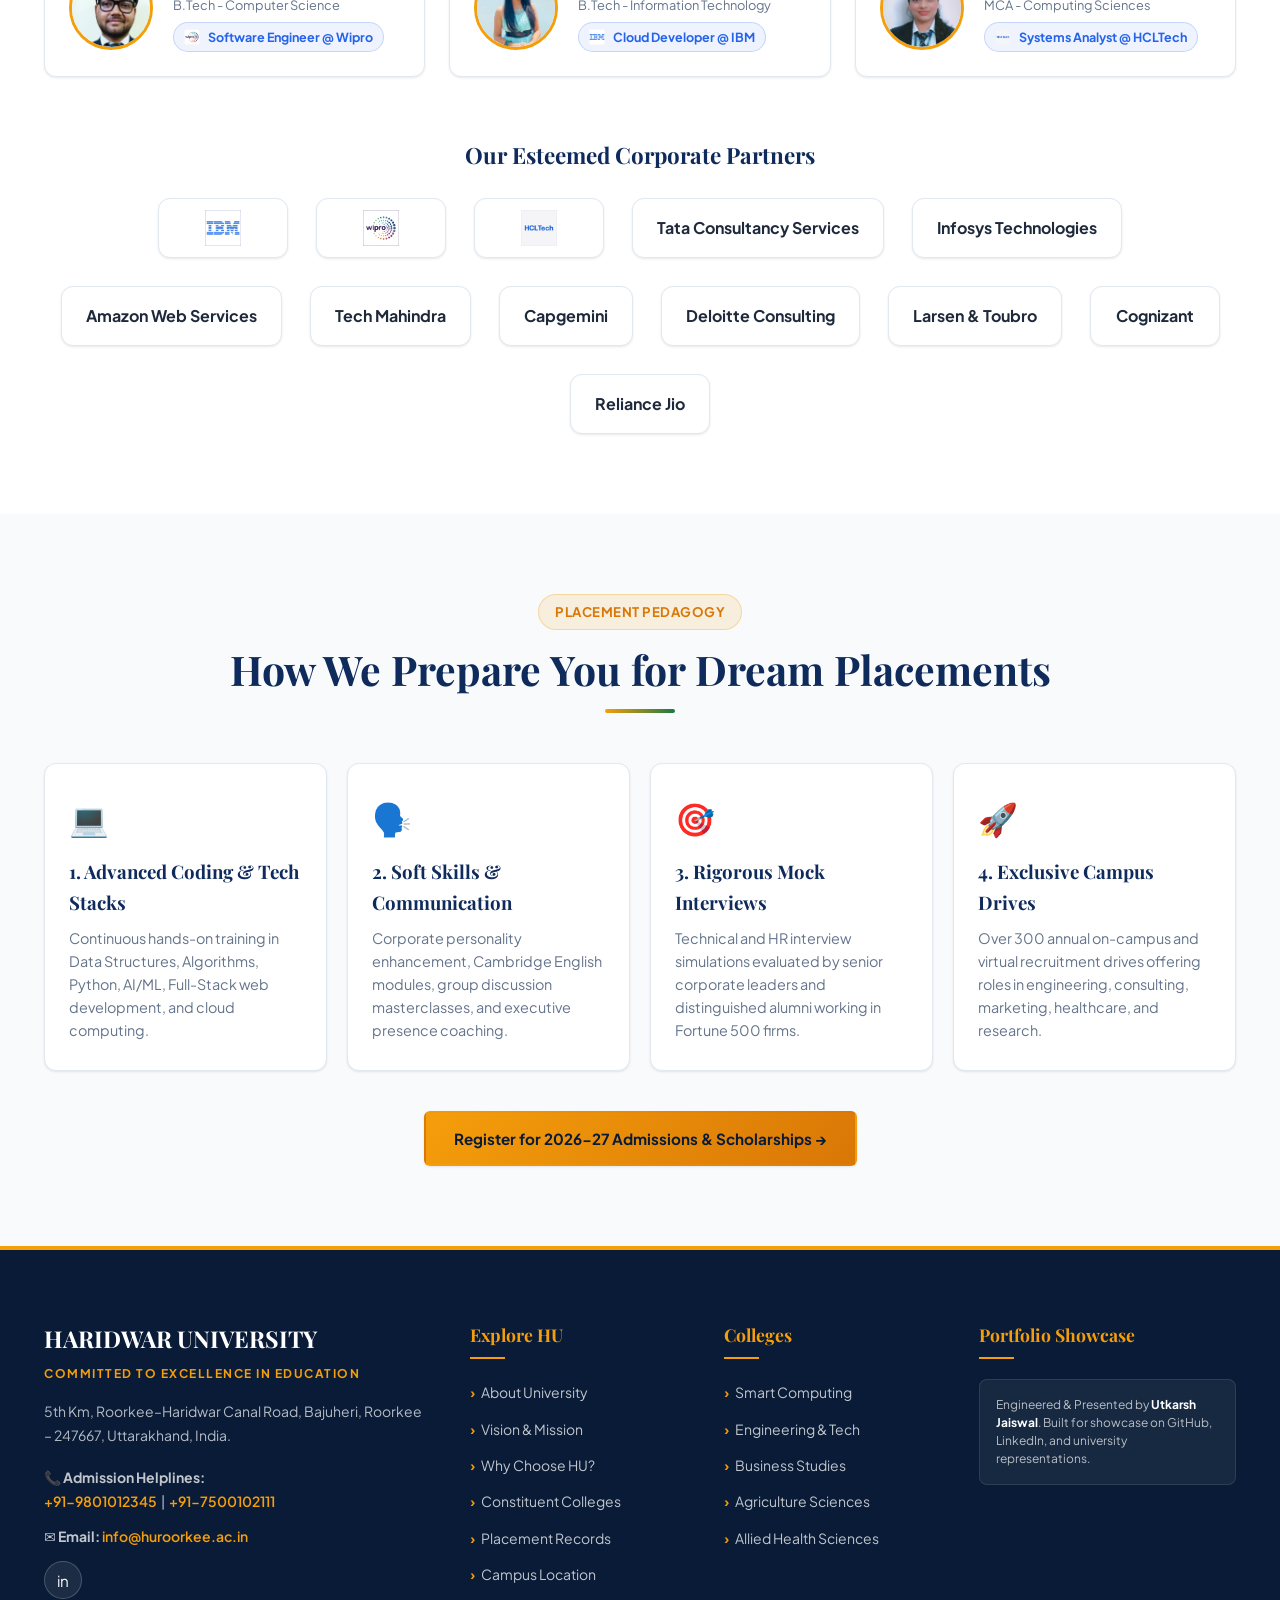
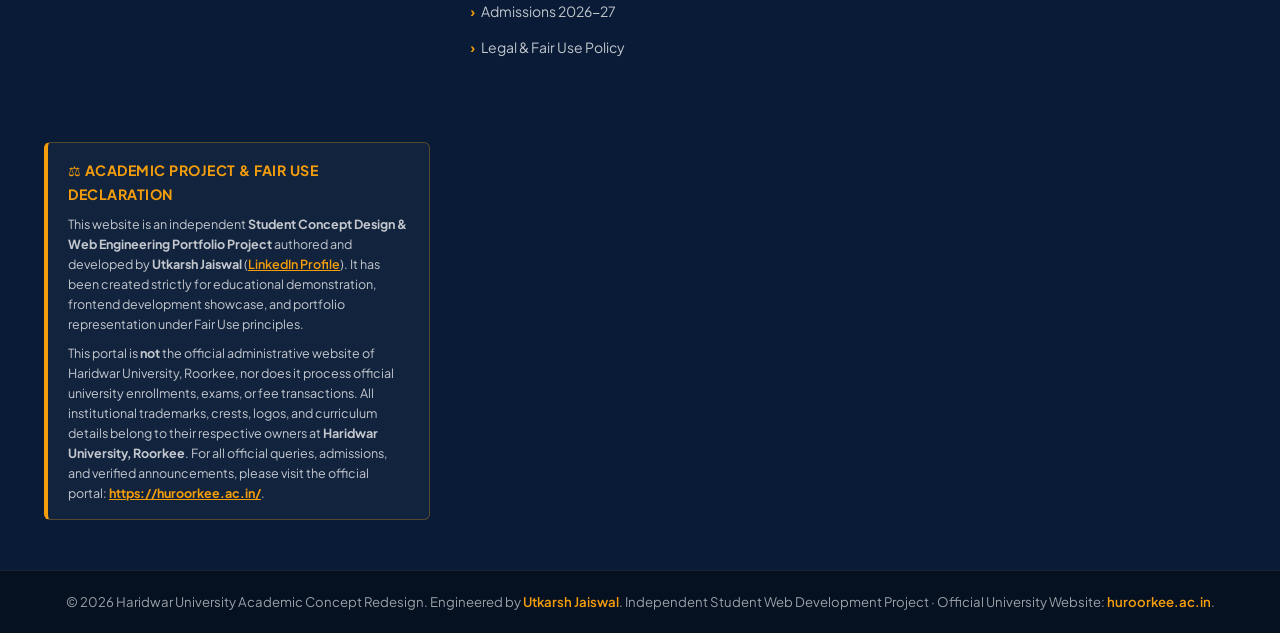
<file: placements.html>
<!DOCTYPE html>
<html lang="en">
<head>
  <meta name="author" content="Utkarsh Jaiswal">
  <meta name="project" content="Haridwar University Concept Redesign - Student Portfolio Project">
  <meta charset="UTF-8">
  <meta name="viewport" content="width=device-width, initial-scale=1.0">
  <title>Placements &amp; Career Opportunities | Haridwar University, Roorkee</title>
  <meta name="description" content="Haridwar University Placement Record: ₹85 LPA Highest Package, 96% Placement Rate, 300+ Recruiters including IBM, Wipro, HCLTech, TCS, and Google.">
  
  <link rel="preconnect" href="https://fonts.googleapis.com">
  <link rel="preconnect" href="https://fonts.gstatic.com" crossorigin>
  <link href="https://fonts.googleapis.com/css2?family=Playfair+Display:ital,wght@0,600;0,700;0,800;1,600&family=Plus+Jakarta+Sans:wght@400;500;600;700;800&display=swap" rel="stylesheet">
  <link rel="stylesheet" href="style.css">
</head>
<body>

  <!-- ================= ACADEMIC PROJECT DISCLAIMER BANNER ================= -->
  <div class="project-disclaimer-banner">
    <div class="container project-disclaimer-inner">
      <span>🎓 <strong>Academic Concept Project</strong> · Engineered &amp; Designed by <a href="https://www.linkedin.com/in/utkarsh-jaiswal-29122008d" target="_blank" rel="noopener">Utkarsh Jaiswal</a></span>
      <span class="disclaimer-official-link">Notice: Student Portfolio Project · Official Portal: <a href="https://huroorkee.ac.in/" target="_blank" rel="noopener">huroorkee.ac.in ↗</a></span>
    </div>
  </div>

<!-- TOP BAR -->
  <div class="top-bar">
    <div class="container top-bar-inner">
      <div class="top-contacts">
        <a href="tel:+919801012345"><span>📞</span> +91-9801012345</a>
        <a href="tel:+917500102111"><span>📞</span> +91-7500102111</a>
        <a href="mailto:info@huroorkee.ac.in"><span>✉️</span> info@huroorkee.ac.in</a>
      </div>
      <div class="top-announcement">
        <span class="badge-blink">Admissions 2026-27</span>
        <span>Ranked #37 in India for Placements by Times of India</span>
      </div>
      <div class="top-links">
        <a href="https://huroorkee.ac.in/" target="_blank" rel="noopener">Official Portal ↗</a>
        <a href="contact.html">Apply Online</a>
      </div>
    </div>
  </div>

  <!-- HEADER -->
  <header class="main-header">
    <div class="container header-container">
      <a href="index.html" class="brand-wrap">
        <img src="logo.jpg" alt="Haridwar University Crest" class="brand-crest">
        <div class="brand-text-block">
          <div style="display:flex; align-items:center; gap:8px; flex-wrap:wrap;">
            <h1>HARIDWAR UNIVERSITY</h1>
            <span class="badge-pill badge-concept" style="font-size:0.65rem; padding:2px 8px; margin:0; text-transform:uppercase;">Concept Project</span>
          </div>
          <p>Committed to Excellence in Education</p>
        </div>
      </a>
      <div class="header-accreditations">
        <img src="images/16years.png" alt="16 Years of Excellence" class="header-16years-img">
        <div class="header-accred-badge">
          <div>
            <strong>NAAC Accredited</strong>
            <span>UGC &amp; AICTE Approved</span>
          </div>
        </div>
      </div>
    </div>
  </header>

  <!-- NAVBAR -->
  <nav class="navbar">
    <div class="container nav-container">
      <ul class="nav-menu" id="navMenu">
        <li class="nav-item"><a href="index.html" class="nav-link">Home</a></li>
        <li class="nav-item"><a href="about.html" class="nav-link">About Us</a></li>
        <li class="nav-item"><a href="vision.html" class="nav-link">Vision &amp; Mission</a></li>
        <li class="nav-item"><a href="why.html" class="nav-link">Why HU</a></li>
        <li class="nav-item"><a href="colleges.html" class="nav-link">Colleges &amp; Courses</a></li>
        <li class="nav-item"><a href="placements.html" class="nav-link active">Placements</a></li>
        <li class="nav-item"><a href="location.html" class="nav-link">Campus Location</a></li>
        <li class="nav-item"><a href="contact.html" class="nav-link">Admissions &amp; Contact</a></li>
      </ul>
      <div class="nav-cta">
        <a href="contact.html" class="btn btn-nav-apply">Apply Now 2026 →</a>
        <button class="hamburger" id="hamburgerBtn" aria-label="Toggle navigation">
          <span></span><span></span><span></span>
        </button>
      </div>
    </div>
  </nav>

  <!-- PAGE HERO -->
  <div class="page-hero-banner">
    <div class="container">
      <div class="breadcrumb-nav">
        <a href="index.html">Home</a>
        <span class="sep">›</span>
        <span>Placements</span>
      </div>
      <h1>Training &amp; Corporate Placements</h1>
      <p>Ranked 37th nationwide in Top Placement Universities by Times of India. Empowering students with industry-ready skills and dream offers.</p>
    </div>
  </div>

  <!-- STATS RIBBON -->
  <section class="section-dark" style="padding: 40px 0;">
    <div class="container">
      <div class="hero-stats-row" style="border:none; padding:0;">
        <div class="hero-stat-item text-center">
          <h3>₹85 LPA</h3>
          <p>Highest International / National Package</p>
        </div>
        <div class="hero-stat-item text-center">
          <h3>₹6.5 LPA</h3>
          <p>Average Annual CTC</p>
        </div>
        <div class="hero-stat-item text-center">
          <h3>96%</h3>
          <p>Consistent Placement Record</p>
        </div>
        <div class="hero-stat-item text-center">
          <h3>300+</h3>
          <p>Fortune 500 Recruiters</p>
        </div>
      </div>
    </div>
  </section>

  <!-- PLACEMENT DETAILS -->
  <section class="section">
    <div class="container">
      <div class="section-header text-center">
        <span class="badge-pill">Corporate Resource Center</span>
        <h2>Bridging Campus Talents with Industry Leaders</h2>
        <div class="divider-gold"></div>
        <p>Our proactive Corporate Resource Center (CRC) begins career mentoring from semester one, ensuring student mastery in competitive coding, communication dynamics, and industry internships.</p>
      </div>

      <div class="placement-banner-container">
        <img src="images/placement-banner.jpeg" alt="Haridwar University Placement Highlights">
      </div>

      <!-- Star Students -->
      <h3 style="font-family:var(--font-serif); font-size:1.8rem; color:var(--navy); text-align:center; margin-bottom:30px;">
        Proud Alumni &amp; Star Recruits
      </h3>
      <div class="stars-grid">
        <div class="star-card">
          <img src="images/placed-utkarsh.png" alt="Utkarsh at Wipro" class="star-photo">
          <div class="star-info">
            <h4>Utkarsh</h4>
            <p class="star-dept">B.Tech - Computer Science</p>
            <div class="star-company-badge">
              <img src="images/recruiter-wipro.png" alt="Wipro">
              <span>Software Engineer @ Wipro</span>
            </div>
          </div>
        </div>

        <div class="star-card">
          <img src="images/placed-divya.png" alt="Divya at IBM" class="star-photo">
          <div class="star-info">
            <h4>Divya</h4>
            <p class="star-dept">B.Tech - Information Technology</p>
            <div class="star-company-badge">
              <img src="images/recruiter-ibm.png" alt="IBM">
              <span>Cloud Developer @ IBM</span>
            </div>
          </div>
        </div>

        <div class="star-card">
          <img src="images/placed-kajal.png" alt="Kajal at HCLTech" class="star-photo">
          <div class="star-info">
            <h4>Kajal</h4>
            <p class="star-dept">MCA - Computing Sciences</p>
            <div class="star-company-badge">
              <img src="images/recruiter-hcltech.png" alt="HCLTech">
              <span>Systems Analyst @ HCLTech</span>
            </div>
          </div>
        </div>
      </div>

      <!-- Recruiter Logos -->
      <div class="recruiters-wrap" style="margin-top:60px;">
        <h3 class="recruiters-title">Our Esteemed Corporate Partners</h3>
        <div class="recruiters-grid">
          <div class="recruiter-item"><img src="images/recruiter-ibm.png" alt="IBM"></div>
          <div class="recruiter-item"><img src="images/recruiter-wipro.png" alt="Wipro"></div>
          <div class="recruiter-item"><img src="images/recruiter-hcltech.png" alt="HCLTech"></div>
          <div class="recruiter-item"><strong>Tata Consultancy Services</strong></div>
          <div class="recruiter-item"><strong>Infosys Technologies</strong></div>
          <div class="recruiter-item"><strong>Amazon Web Services</strong></div>
          <div class="recruiter-item"><strong>Tech Mahindra</strong></div>
          <div class="recruiter-item"><strong>Capgemini</strong></div>
          <div class="recruiter-item"><strong>Deloitte Consulting</strong></div>
          <div class="recruiter-item"><strong>Larsen &amp; Toubro</strong></div>
          <div class="recruiter-item"><strong>Cognizant</strong></div>
          <div class="recruiter-item"><strong>Reliance Jio</strong></div>
        </div>
      </div>
    </div>
  </section>

  <!-- CRC 4-STEP TRAINING PROCESS -->
  <section class="section section-alt">
    <div class="container">
      <div class="section-header text-center">
        <span class="badge-pill">Placement Pedagogy</span>
        <h2>How We Prepare You for Dream Placements</h2>
        <div class="divider-gold"></div>
      </div>

      <div class="rankings-grid">
        <div class="ranking-card" style="padding:28px 24px;">
          <div style="font-size:2rem; margin-bottom:12px;">💻</div>
          <h3 style="font-family:var(--font-serif); color:var(--navy); margin-bottom:8px;">1. Advanced Coding &amp; Tech Stacks</h3>
          <p style="font-size:0.9rem; color:var(--text-muted); line-height:1.6;">Continuous hands-on training in Data Structures, Algorithms, Python, AI/ML, Full-Stack web development, and cloud computing.</p>
        </div>

        <div class="ranking-card" style="padding:28px 24px;">
          <div style="font-size:2rem; margin-bottom:12px;">🗣️</div>
          <h3 style="font-family:var(--font-serif); color:var(--navy); margin-bottom:8px;">2. Soft Skills &amp; Communication</h3>
          <p style="font-size:0.9rem; color:var(--text-muted); line-height:1.6;">Corporate personality enhancement, Cambridge English modules, group discussion masterclasses, and executive presence coaching.</p>
        </div>

        <div class="ranking-card" style="padding:28px 24px;">
          <div style="font-size:2rem; margin-bottom:12px;">🎯</div>
          <h3 style="font-family:var(--font-serif); color:var(--navy); margin-bottom:8px;">3. Rigorous Mock Interviews</h3>
          <p style="font-size:0.9rem; color:var(--text-muted); line-height:1.6;">Technical and HR interview simulations evaluated by senior corporate leaders and distinguished alumni working in Fortune 500 firms.</p>
        </div>

        <div class="ranking-card" style="padding:28px 24px;">
          <div style="font-size:2rem; margin-bottom:12px;">🚀</div>
          <h3 style="font-family:var(--font-serif); color:var(--navy); margin-bottom:8px;">4. Exclusive Campus Drives</h3>
          <p style="font-size:0.9rem; color:var(--text-muted); line-height:1.6;">Over 300 annual on-campus and virtual recruitment drives offering roles in engineering, consulting, marketing, healthcare, and research.</p>
        </div>
      </div>

      <div style="text-align:center; margin-top:40px;">
        <a href="contact.html" class="btn btn-primary">Register for 2026-27 Admissions &amp; Scholarships →</a>
      </div>
    </div>
  </section>

  <!-- MASTER FOOTER -->
  <footer class="footer-master">
    <div class="container">
      <div class="footer-top-grid">
        <div class="footer-brand">
          <h3>HARIDWAR UNIVERSITY</h3>
          <span class="footer-tagline">Committed to Excellence in Education</span>
          <p>
            5th Km, Roorkee–Haridwar Canal Road, Bajuheri, Roorkee – 247667, Uttarakhand, India.
          </p>
          <div class="footer-contact-block">
            <p>
              📞 <strong>Admission Helplines:</strong><br>
              <a href="tel:+919801012345">+91-9801012345</a> &nbsp;|&nbsp; <a href="tel:+917500102111">+91-7500102111</a>
            </p>
            <p>
              ✉️ <strong>Email:</strong> <a href="mailto:info@huroorkee.ac.in">info@huroorkee.ac.in</a>
            </p>
          </div>
          <div class="footer-social-links">
            <a href="https://www.linkedin.com/in/utkarsh-jaiswal-29122008d" target="_blank" rel="noopener" class="footer-social-btn" title="LinkedIn Profile">in</a>
          </div>
        </div>

        <div class="footer-col">
          <h4>Explore HU</h4>
          <ul class="footer-links-list">
            <li><a href="about.html">About University</a></li>
            <li><a href="vision.html">Vision &amp; Mission</a></li>
            <li><a href="why.html">Why Choose HU?</a></li>
            <li><a href="colleges.html">Constituent Colleges</a></li>
            <li><a href="placements.html">Placement Records</a></li>
            <li><a href="location.html">Campus Location</a></li>
            <li><a href="contact.html">Admissions 2026-27</a></li>
            <li><a href="legal.html">Legal &amp; Fair Use Policy</a></li>
          </ul>
        </div>

        <div class="footer-col">
          <h4>Colleges</h4>
          <ul class="footer-links-list">
            <li><a href="colleges.html#computing">Smart Computing</a></li>
            <li><a href="colleges.html#engineering">Engineering &amp; Tech</a></li>
            <li><a href="colleges.html#business">Business Studies</a></li>
            <li><a href="colleges.html#agriculture">Agriculture Sciences</a></li>
            <li><a href="colleges.html#allied">Allied Health Sciences</a></li>
          </ul>
        </div>

        <div class="footer-col">
          <h4>Portfolio Showcase</h4>
          <div style="background:rgba(255,255,255,0.06); padding:16px; border-radius:8px; border:1px solid rgba(255,255,255,0.1);">
            <p style="font-size:0.75rem; color:rgba(255,255,255,0.7); line-height:1.5;">
              Engineered &amp; Presented by <strong style="color:white;">Utkarsh Jaiswal</strong>. Built for showcase on GitHub, LinkedIn, and university representations.
            </p>
          </div>
        </div>
        <!-- Project Legal & Fair Use Declaration -->
        <div class="project-legal-box">
          <h4>⚖️ Academic Project &amp; Fair Use Declaration</h4>
          <p>
            This website is an independent <strong>Student Concept Design &amp; Web Engineering Portfolio Project</strong> authored and developed by <strong>Utkarsh Jaiswal</strong> (<a href="https://www.linkedin.com/in/utkarsh-jaiswal-29122008d" target="_blank" rel="noopener">LinkedIn Profile</a>). It has been created strictly for educational demonstration, frontend development showcase, and portfolio representation under Fair Use principles.
          </p>
          <p>
            This portal is <strong>not</strong> the official administrative website of Haridwar University, Roorkee, nor does it process official university enrollments, exams, or fee transactions. All institutional trademarks, crests, logos, and curriculum details belong to their respective owners at <strong>Haridwar University, Roorkee</strong>. For all official queries, admissions, and verified announcements, please visit the official portal: <a href="https://huroorkee.ac.in/" target="_blank" rel="noopener"><strong>https://huroorkee.ac.in/</strong></a>.
          </p>
        </div>
      </div>
    </div>

    <div class="footer-bottom-strip">
      <div class="container">
        © 2026 Haridwar University Academic Concept Redesign. Engineered by <a href="https://www.linkedin.com/in/utkarsh-jaiswal-29122008d" target="_blank" rel="noopener">Utkarsh Jaiswal</a>. Independent Student Web Development Project · Official University Website: <a href="https://huroorkee.ac.in/" target="_blank" rel="noopener">huroorkee.ac.in</a>.
      </div>
    </div>
  </footer>

  <button class="scroll-to-top-btn" id="scrollTopBtn" title="Back to Top" aria-label="Back to Top">↑</button>

    <script>
    const hamburgerBtn = document.getElementById('hamburgerBtn');
    const navMenu = document.getElementById('navMenu');

    if (hamburgerBtn && navMenu) {
      hamburgerBtn.addEventListener('click', (e) => {
        e.stopPropagation();
        hamburgerBtn.classList.toggle('active');
        navMenu.classList.toggle('open');
      });

      // Close menu when clicking a link
      document.querySelectorAll('.nav-link').forEach(link => {
        link.addEventListener('click', () => {
          hamburgerBtn.classList.remove('active');
          navMenu.classList.remove('open');
        });
      });

      // Close menu when tapping outside on mobile
      document.addEventListener('click', (e) => {
        if (!navMenu.contains(e.target) && !hamburgerBtn.contains(e.target) && navMenu.classList.contains('open')) {
          hamburgerBtn.classList.remove('active');
          navMenu.classList.remove('open');
        }
      });
    }

    const scrollTopBtn = document.getElementById('scrollTopBtn');
    if (scrollTopBtn) {
      window.addEventListener('scroll', () => {
        if (window.scrollY > 300) {
          scrollTopBtn.classList.add('visible');
        } else {
          scrollTopBtn.classList.remove('visible');
        }
      });
      scrollTopBtn.addEventListener('click', () => {
        window.scrollTo({ top: 0, behavior: 'smooth' });
      });
    }
  </script>
</body>
</html>
</file>
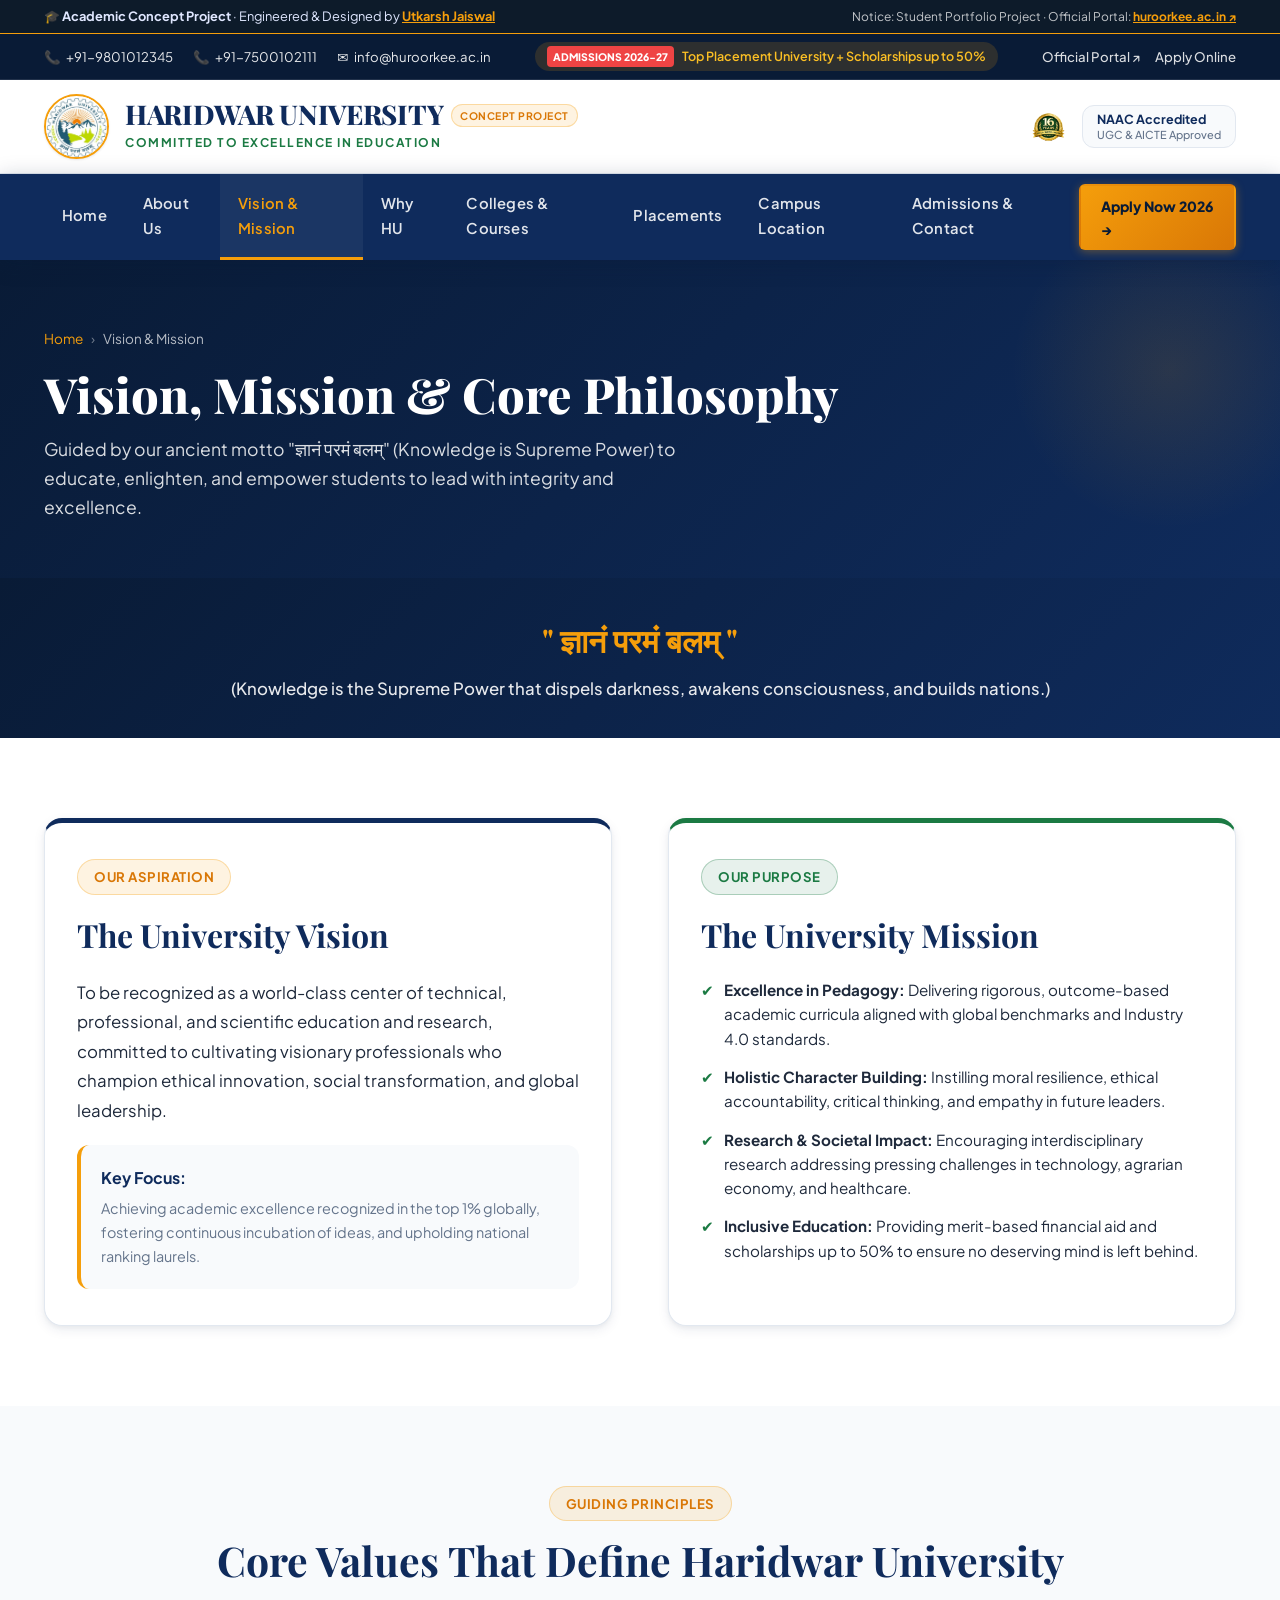
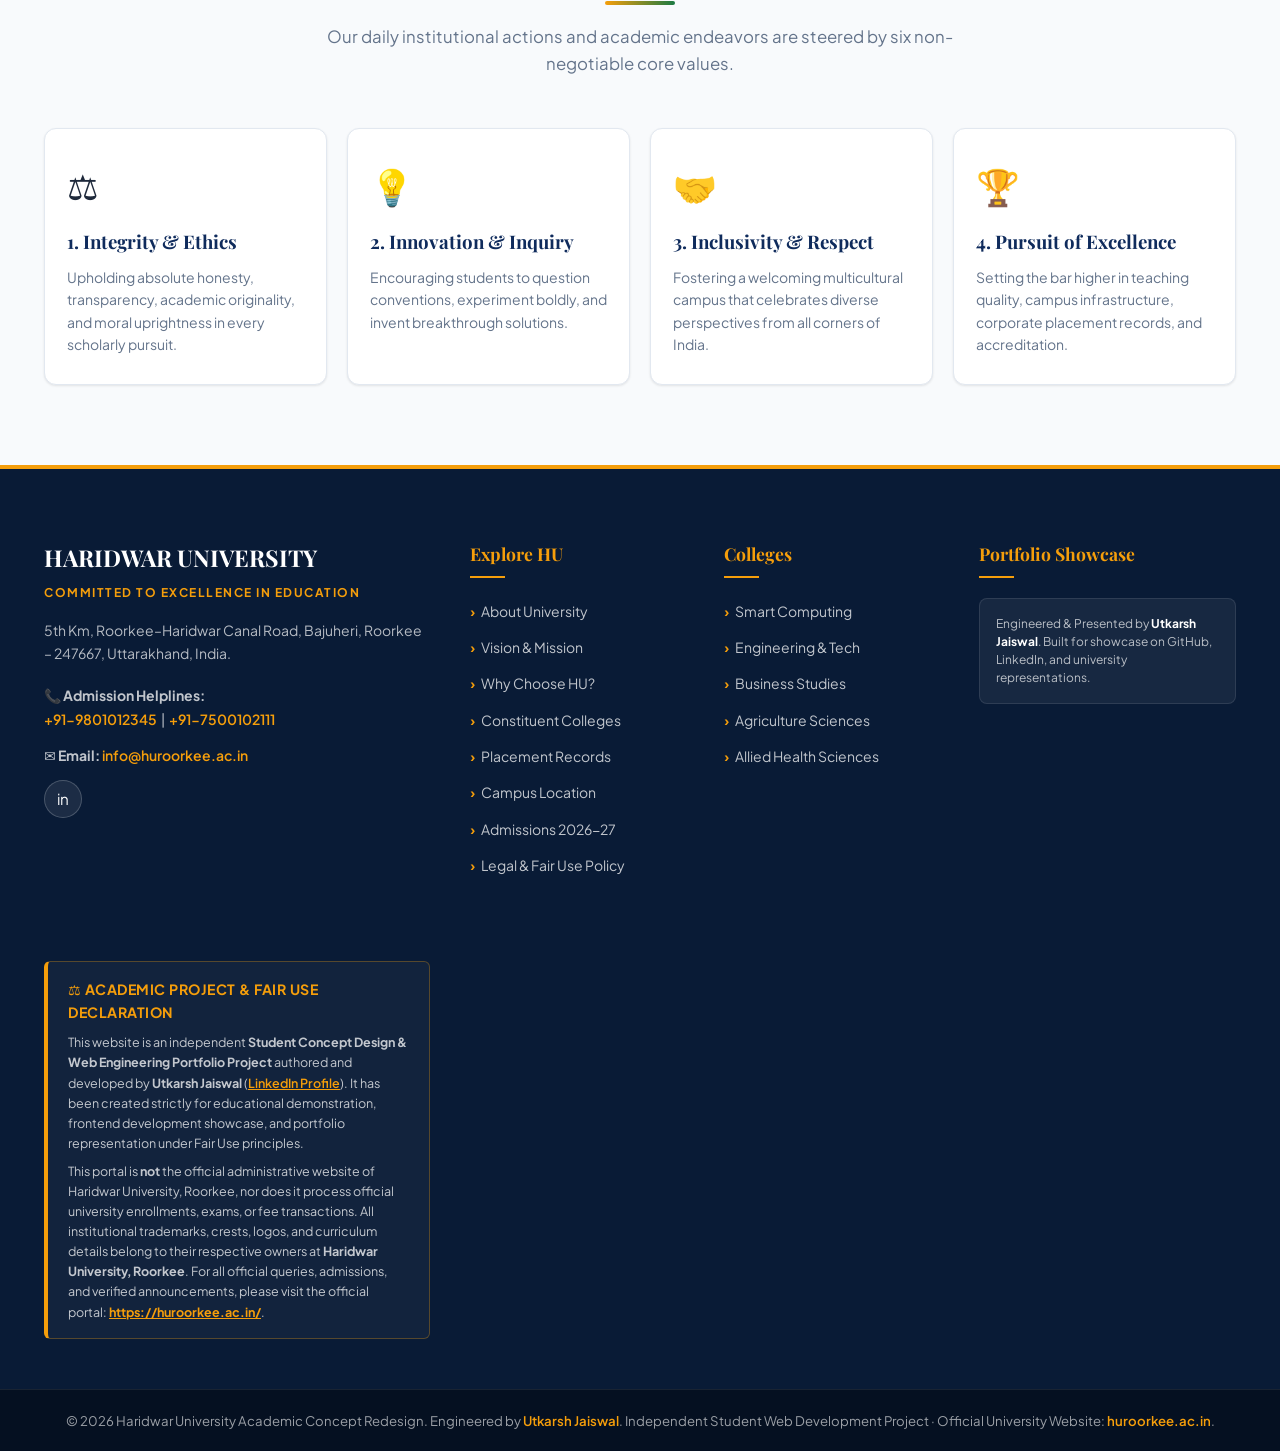
<file: vision.html>
<!DOCTYPE html>
<html lang="en">
<head>
  <meta name="author" content="Utkarsh Jaiswal">
  <meta name="project" content="Haridwar University Concept Redesign - Student Portfolio Project">
  <meta charset="UTF-8">
  <meta name="viewport" content="width=device-width, initial-scale=1.0">
  <title>Vision &amp; Mission | Haridwar University, Roorkee</title>
  <meta name="description" content="Vision, Mission, and Core Academic Values of Haridwar University, Roorkee. Guided by the motto 'Gyanam Paramam Balam' (Knowledge is Supreme Power).">
  
  <link rel="preconnect" href="https://fonts.googleapis.com">
  <link rel="preconnect" href="https://fonts.gstatic.com" crossorigin>
  <link href="https://fonts.googleapis.com/css2?family=Playfair+Display:ital,wght@0,600;0,700;0,800;1,600&family=Plus+Jakarta+Sans:wght@400;500;600;700;800&display=swap" rel="stylesheet">
  <link rel="stylesheet" href="style.css">
</head>
<body>

  <!-- ================= ACADEMIC PROJECT DISCLAIMER BANNER ================= -->
  <div class="project-disclaimer-banner">
    <div class="container project-disclaimer-inner">
      <span>🎓 <strong>Academic Concept Project</strong> · Engineered &amp; Designed by <a href="https://www.linkedin.com/in/utkarsh-jaiswal-29122008d" target="_blank" rel="noopener">Utkarsh Jaiswal</a></span>
      <span class="disclaimer-official-link">Notice: Student Portfolio Project · Official Portal: <a href="https://huroorkee.ac.in/" target="_blank" rel="noopener">huroorkee.ac.in ↗</a></span>
    </div>
  </div>

<!-- TOP BAR -->
  <div class="top-bar">
    <div class="container top-bar-inner">
      <div class="top-contacts">
        <a href="tel:+919801012345"><span>📞</span> +91-9801012345</a>
        <a href="tel:+917500102111"><span>📞</span> +91-7500102111</a>
        <a href="mailto:info@huroorkee.ac.in"><span>✉️</span> info@huroorkee.ac.in</a>
      </div>
      <div class="top-announcement">
        <span class="badge-blink">Admissions 2026-27</span>
        <span>Top Placement University + Scholarships up to 50%</span>
      </div>
      <div class="top-links">
        <a href="https://huroorkee.ac.in/" target="_blank" rel="noopener">Official Portal ↗</a>
        <a href="contact.html">Apply Online</a>
      </div>
    </div>
  </div>

  <!-- HEADER -->
  <header class="main-header">
    <div class="container header-container">
      <a href="index.html" class="brand-wrap">
        <img src="logo.jpg" alt="Haridwar University Crest" class="brand-crest">
        <div class="brand-text-block">
          <div style="display:flex; align-items:center; gap:8px; flex-wrap:wrap;">
            <h1>HARIDWAR UNIVERSITY</h1>
            <span class="badge-pill badge-concept" style="font-size:0.65rem; padding:2px 8px; margin:0; text-transform:uppercase;">Concept Project</span>
          </div>
          <p>Committed to Excellence in Education</p>
        </div>
      </a>
      <div class="header-accreditations">
        <img src="images/16years.png" alt="16 Years of Excellence" class="header-16years-img">
        <div class="header-accred-badge">
          <div>
            <strong>NAAC Accredited</strong>
            <span>UGC &amp; AICTE Approved</span>
          </div>
        </div>
      </div>
    </div>
  </header>

  <!-- NAVBAR -->
  <nav class="navbar">
    <div class="container nav-container">
      <ul class="nav-menu" id="navMenu">
        <li class="nav-item"><a href="index.html" class="nav-link">Home</a></li>
        <li class="nav-item"><a href="about.html" class="nav-link">About Us</a></li>
        <li class="nav-item"><a href="vision.html" class="nav-link active">Vision &amp; Mission</a></li>
        <li class="nav-item"><a href="why.html" class="nav-link">Why HU</a></li>
        <li class="nav-item"><a href="colleges.html" class="nav-link">Colleges &amp; Courses</a></li>
        <li class="nav-item"><a href="placements.html" class="nav-link">Placements</a></li>
        <li class="nav-item"><a href="location.html" class="nav-link">Campus Location</a></li>
        <li class="nav-item"><a href="contact.html" class="nav-link">Admissions &amp; Contact</a></li>
      </ul>
      <div class="nav-cta">
        <a href="contact.html" class="btn btn-nav-apply">Apply Now 2026 →</a>
        <button class="hamburger" id="hamburgerBtn" aria-label="Toggle navigation">
          <span></span><span></span><span></span>
        </button>
      </div>
    </div>
  </nav>

  <!-- PAGE HERO -->
  <div class="page-hero-banner">
    <div class="container">
      <div class="breadcrumb-nav">
        <a href="index.html">Home</a>
        <span class="sep">›</span>
        <span>Vision &amp; Mission</span>
      </div>
      <h1>Vision, Mission &amp; Core Philosophy</h1>
      <p>Guided by our ancient motto "ज्ञानं परमं बलम्" (Knowledge is Supreme Power) to educate, enlighten, and empower students to lead with integrity and excellence.</p>
    </div>
  </div>

  <!-- MOTTO CALLOUT -->
  <section class="section-dark" style="padding: 36px 0; text-align:center;">
    <div class="container">
      <h2 style="font-family:var(--font-serif); font-size:2rem; color:var(--gold); margin-bottom:8px;">
        " ज्ञानं परमं बलम् "
      </h2>
      <p style="font-size:1.05rem; color:rgba(255,255,255,0.9); font-weight:500;">
        (Knowledge is the Supreme Power that dispels darkness, awakens consciousness, and builds nations.)
      </p>
    </div>
  </section>

  <!-- VISION & MISSION DUAL CARDS -->
  <section class="section">
    <div class="container">
      <div class="about-split-grid" style="align-items:stretch;">
        <!-- Vision -->
        <div class="contact-card-box" style="border-top: 5px solid var(--navy);">
          <span class="badge-pill">Our Aspiration</span>
          <h2 style="font-family:var(--font-serif); font-size:2rem; color:var(--navy); margin-bottom:16px;">
            The University Vision
          </h2>
          <p style="font-size:1.05rem; color:var(--text-main); line-height:1.75; margin-bottom:20px;">
            To be recognized as a world-class center of technical, professional, and scientific education and research, committed to cultivating visionary professionals who champion ethical innovation, social transformation, and global leadership.
          </p>
          <div style="background:var(--light-bg); padding:20px; border-radius:var(--radius-md); border-left:4px solid var(--gold);">
            <strong style="color:var(--navy);">Key Focus:</strong>
            <p style="font-size:0.9rem; color:var(--text-muted); margin-top:6px;">
              Achieving academic excellence recognized in the top 1% globally, fostering continuous incubation of ideas, and upholding national ranking laurels.
            </p>
          </div>
        </div>

        <!-- Mission -->
        <div class="contact-card-box" style="border-top: 5px solid var(--emerald);">
          <span class="badge-pill" style="color:var(--emerald); background:rgba(27,122,67,0.1); border-color:rgba(27,122,67,0.3);">Our Purpose</span>
          <h2 style="font-family:var(--font-serif); font-size:2rem; color:var(--navy); margin-bottom:16px;">
            The University Mission
          </h2>
          <ul style="display:flex; flex-direction:column; gap:14px; font-size:0.95rem; color:var(--text-main); line-height:1.6;">
            <li style="display:flex; gap:10px;">
              <span style="color:var(--emerald); font-weight:bold;">✔</span>
              <span><strong>Excellence in Pedagogy:</strong> Delivering rigorous, outcome-based academic curricula aligned with global benchmarks and Industry 4.0 standards.</span>
            </li>
            <li style="display:flex; gap:10px;">
              <span style="color:var(--emerald); font-weight:bold;">✔</span>
              <span><strong>Holistic Character Building:</strong> Instilling moral resilience, ethical accountability, critical thinking, and empathy in future leaders.</span>
            </li>
            <li style="display:flex; gap:10px;">
              <span style="color:var(--emerald); font-weight:bold;">✔</span>
              <span><strong>Research &amp; Societal Impact:</strong> Encouraging interdisciplinary research addressing pressing challenges in technology, agrarian economy, and healthcare.</span>
            </li>
            <li style="display:flex; gap:10px;">
              <span style="color:var(--emerald); font-weight:bold;">✔</span>
              <span><strong>Inclusive Education:</strong> Providing merit-based financial aid and scholarships up to 50% to ensure no deserving mind is left behind.</span>
            </li>
          </ul>
        </div>
      </div>
    </div>
  </section>

  <!-- CORE VALUES -->
  <section class="section section-alt">
    <div class="container">
      <div class="section-header text-center">
        <span class="badge-pill">Guiding Principles</span>
        <h2>Core Values That Define Haridwar University</h2>
        <div class="divider-gold"></div>
        <p>Our daily institutional actions and academic endeavors are steered by six non-negotiable core values.</p>
      </div>

      <div class="rankings-grid">
        <div class="ranking-card" style="padding:28px 22px;">
          <div style="font-size:2.2rem; margin-bottom:12px;">⚖️</div>
          <h3 style="font-family:var(--font-serif); color:var(--navy); margin-bottom:8px;">1. Integrity &amp; Ethics</h3>
          <p style="font-size:0.875rem; color:var(--text-muted); line-height:1.6;">Upholding absolute honesty, transparency, academic originality, and moral uprightness in every scholarly pursuit.</p>
        </div>

        <div class="ranking-card" style="padding:28px 22px;">
          <div style="font-size:2.2rem; margin-bottom:12px;">💡</div>
          <h3 style="font-family:var(--font-serif); color:var(--navy); margin-bottom:8px;">2. Innovation &amp; Inquiry</h3>
          <p style="font-size:0.875rem; color:var(--text-muted); line-height:1.6;">Encouraging students to question conventions, experiment boldly, and invent breakthrough solutions.</p>
        </div>

        <div class="ranking-card" style="padding:28px 22px;">
          <div style="font-size:2.2rem; margin-bottom:12px;">🤝</div>
          <h3 style="font-family:var(--font-serif); color:var(--navy); margin-bottom:8px;">3. Inclusivity &amp; Respect</h3>
          <p style="font-size:0.875rem; color:var(--text-muted); line-height:1.6;">Fostering a welcoming multicultural campus that celebrates diverse perspectives from all corners of India.</p>
        </div>

        <div class="ranking-card" style="padding:28px 22px;">
          <div style="font-size:2.2rem; margin-bottom:12px;">🏆</div>
          <h3 style="font-family:var(--font-serif); color:var(--navy); margin-bottom:8px;">4. Pursuit of Excellence</h3>
          <p style="font-size:0.875rem; color:var(--text-muted); line-height:1.6;">Setting the bar higher in teaching quality, campus infrastructure, corporate placement records, and accreditation.</p>
        </div>
      </div>
    </div>
  </section>

  <!-- MASTER FOOTER -->
  <footer class="footer-master">
    <div class="container">
      <div class="footer-top-grid">
        <div class="footer-brand">
          <h3>HARIDWAR UNIVERSITY</h3>
          <span class="footer-tagline">Committed to Excellence in Education</span>
          <p>
            5th Km, Roorkee–Haridwar Canal Road, Bajuheri, Roorkee – 247667, Uttarakhand, India.
          </p>
          <div class="footer-contact-block">
            <p>
              📞 <strong>Admission Helplines:</strong><br>
              <a href="tel:+919801012345">+91-9801012345</a> &nbsp;|&nbsp; <a href="tel:+917500102111">+91-7500102111</a>
            </p>
            <p>
              ✉️ <strong>Email:</strong> <a href="mailto:info@huroorkee.ac.in">info@huroorkee.ac.in</a>
            </p>
          </div>
          <div class="footer-social-links">
            <a href="https://www.linkedin.com/in/utkarsh-jaiswal-29122008d" target="_blank" rel="noopener" class="footer-social-btn" title="LinkedIn Profile">in</a>
          </div>
        </div>

        <div class="footer-col">
          <h4>Explore HU</h4>
          <ul class="footer-links-list">
            <li><a href="about.html">About University</a></li>
            <li><a href="vision.html">Vision &amp; Mission</a></li>
            <li><a href="why.html">Why Choose HU?</a></li>
            <li><a href="colleges.html">Constituent Colleges</a></li>
            <li><a href="placements.html">Placement Records</a></li>
            <li><a href="location.html">Campus Location</a></li>
            <li><a href="contact.html">Admissions 2026-27</a></li>
            <li><a href="legal.html">Legal &amp; Fair Use Policy</a></li>
          </ul>
        </div>

        <div class="footer-col">
          <h4>Colleges</h4>
          <ul class="footer-links-list">
            <li><a href="colleges.html#computing">Smart Computing</a></li>
            <li><a href="colleges.html#engineering">Engineering &amp; Tech</a></li>
            <li><a href="colleges.html#business">Business Studies</a></li>
            <li><a href="colleges.html#agriculture">Agriculture Sciences</a></li>
            <li><a href="colleges.html#allied">Allied Health Sciences</a></li>
          </ul>
        </div>

        <div class="footer-col">
          <h4>Portfolio Showcase</h4>
          <div style="background:rgba(255,255,255,0.06); padding:16px; border-radius:8px; border:1px solid rgba(255,255,255,0.1);">
            <p style="font-size:0.75rem; color:rgba(255,255,255,0.7); line-height:1.5;">
              Engineered &amp; Presented by <strong style="color:white;">Utkarsh Jaiswal</strong>. Built for showcase on GitHub, LinkedIn, and university representations.
            </p>
          </div>
        </div>
        <!-- Project Legal & Fair Use Declaration -->
        <div class="project-legal-box">
          <h4>⚖️ Academic Project &amp; Fair Use Declaration</h4>
          <p>
            This website is an independent <strong>Student Concept Design &amp; Web Engineering Portfolio Project</strong> authored and developed by <strong>Utkarsh Jaiswal</strong> (<a href="https://www.linkedin.com/in/utkarsh-jaiswal-29122008d" target="_blank" rel="noopener">LinkedIn Profile</a>). It has been created strictly for educational demonstration, frontend development showcase, and portfolio representation under Fair Use principles.
          </p>
          <p>
            This portal is <strong>not</strong> the official administrative website of Haridwar University, Roorkee, nor does it process official university enrollments, exams, or fee transactions. All institutional trademarks, crests, logos, and curriculum details belong to their respective owners at <strong>Haridwar University, Roorkee</strong>. For all official queries, admissions, and verified announcements, please visit the official portal: <a href="https://huroorkee.ac.in/" target="_blank" rel="noopener"><strong>https://huroorkee.ac.in/</strong></a>.
          </p>
        </div>
      </div>
    </div>

    <div class="footer-bottom-strip">
      <div class="container">
        © 2026 Haridwar University Academic Concept Redesign. Engineered by <a href="https://www.linkedin.com/in/utkarsh-jaiswal-29122008d" target="_blank" rel="noopener">Utkarsh Jaiswal</a>. Independent Student Web Development Project · Official University Website: <a href="https://huroorkee.ac.in/" target="_blank" rel="noopener">huroorkee.ac.in</a>.
      </div>
    </div>
  </footer>

  <button class="scroll-to-top-btn" id="scrollTopBtn" title="Back to Top" aria-label="Back to Top">↑</button>

    <script>
    const hamburgerBtn = document.getElementById('hamburgerBtn');
    const navMenu = document.getElementById('navMenu');

    if (hamburgerBtn && navMenu) {
      hamburgerBtn.addEventListener('click', (e) => {
        e.stopPropagation();
        hamburgerBtn.classList.toggle('active');
        navMenu.classList.toggle('open');
      });

      // Close menu when clicking a link
      document.querySelectorAll('.nav-link').forEach(link => {
        link.addEventListener('click', () => {
          hamburgerBtn.classList.remove('active');
          navMenu.classList.remove('open');
        });
      });

      // Close menu when tapping outside on mobile
      document.addEventListener('click', (e) => {
        if (!navMenu.contains(e.target) && !hamburgerBtn.contains(e.target) && navMenu.classList.contains('open')) {
          hamburgerBtn.classList.remove('active');
          navMenu.classList.remove('open');
        }
      });
    }

    const scrollTopBtn = document.getElementById('scrollTopBtn');
    if (scrollTopBtn) {
      window.addEventListener('scroll', () => {
        if (window.scrollY > 300) {
          scrollTopBtn.classList.add('visible');
        } else {
          scrollTopBtn.classList.remove('visible');
        }
      });
      scrollTopBtn.addEventListener('click', () => {
        window.scrollTo({ top: 0, behavior: 'smooth' });
      });
    }
  </script>
</body>
</html>
</file>
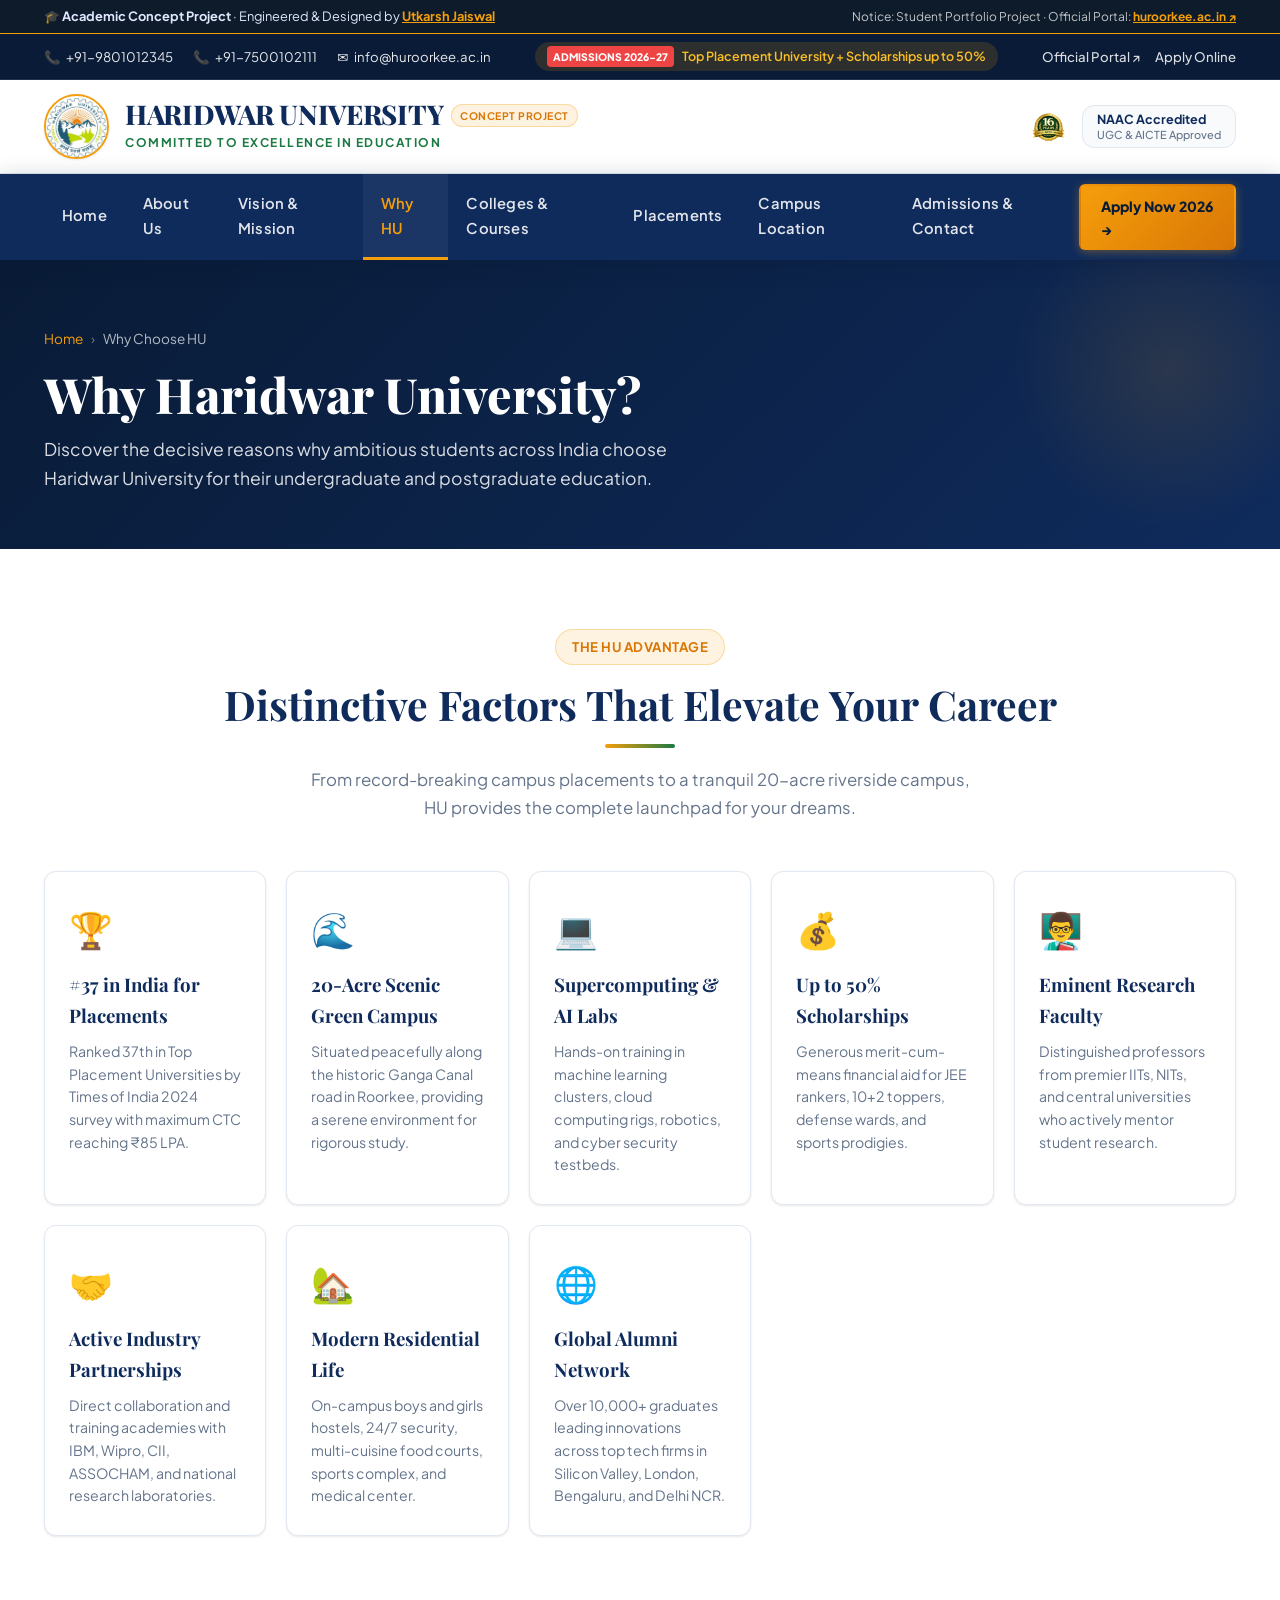
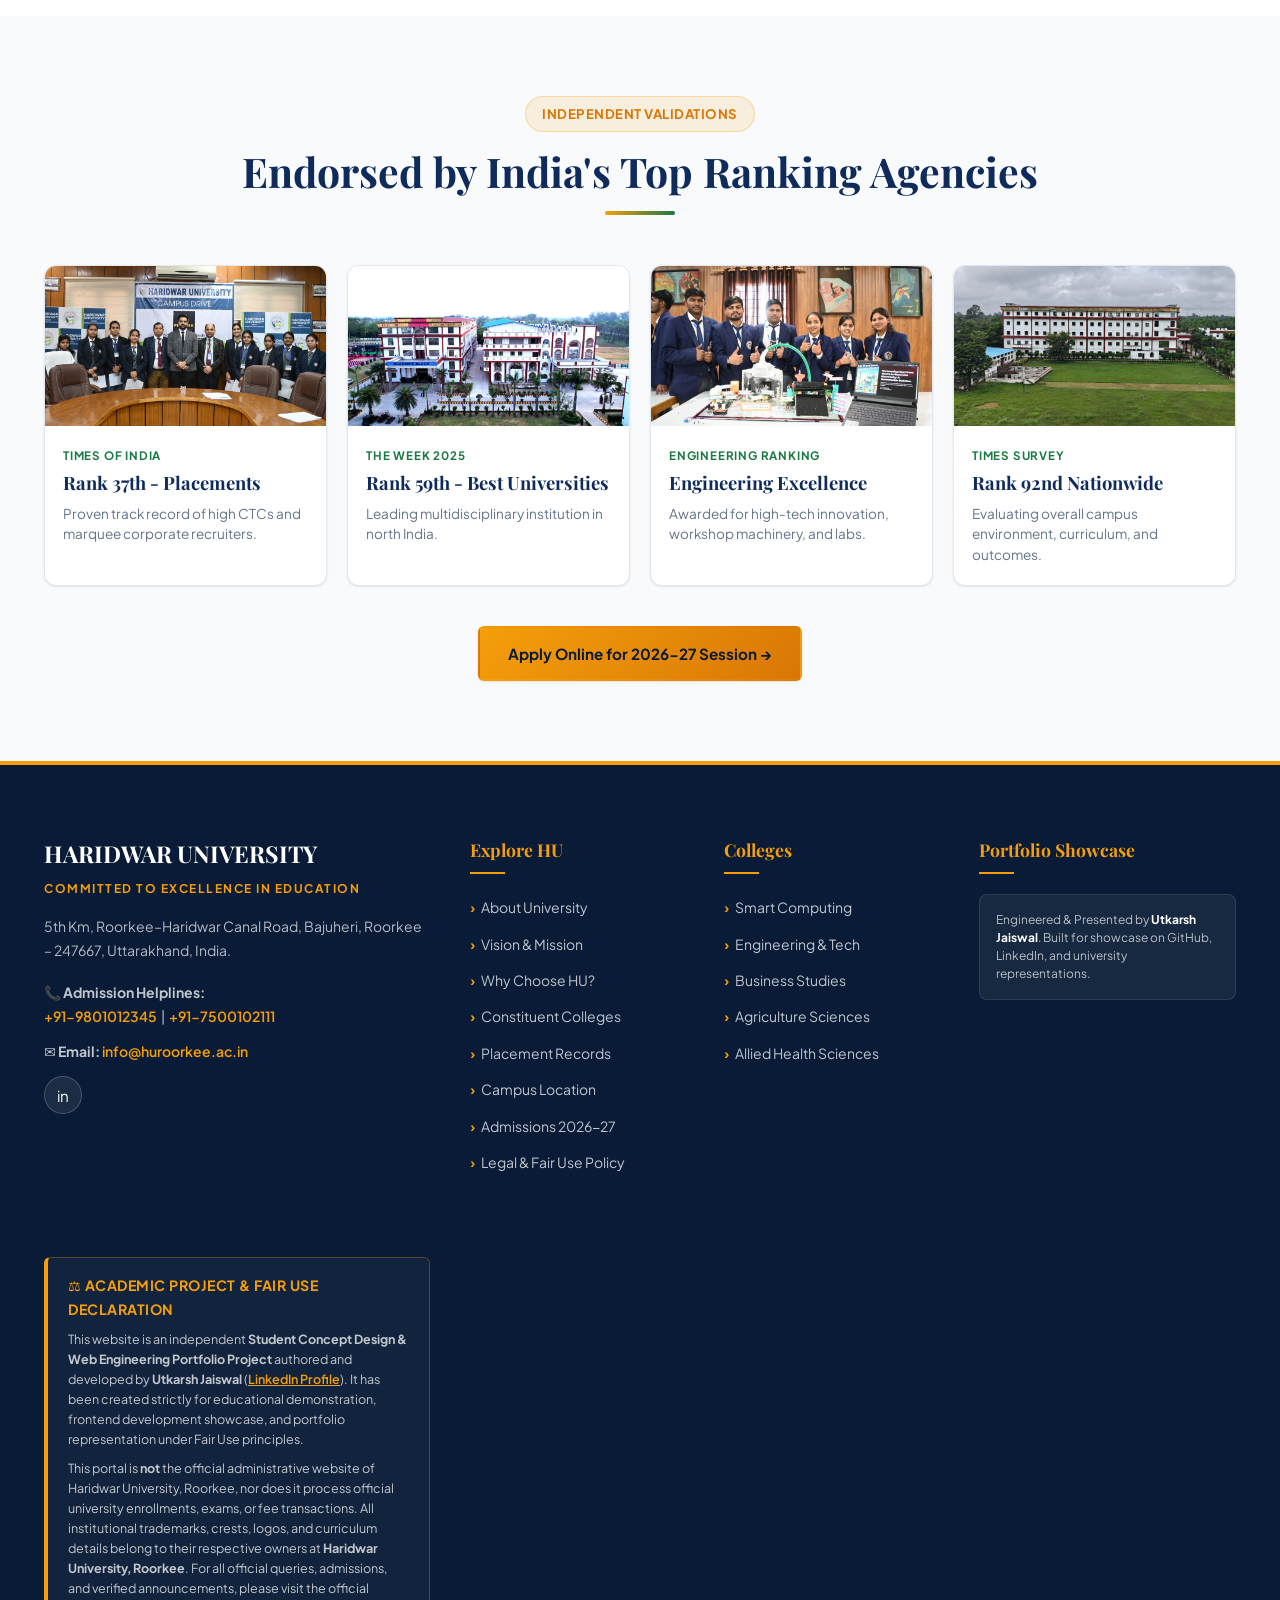
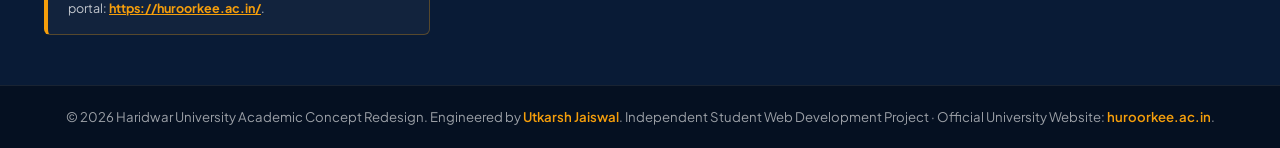
<file: why.html>
<!DOCTYPE html>
<html lang="en">
<head>
  <meta name="author" content="Utkarsh Jaiswal">
  <meta name="project" content="Haridwar University Concept Redesign - Student Portfolio Project">
  <meta charset="UTF-8">
  <meta name="viewport" content="width=device-width, initial-scale=1.0">
  <title>Why Choose Haridwar University | Roorkee, Uttarakhand</title>
  <meta name="description" content="Discover why Haridwar University is the top choice: Ranked 37th in Placements by Times of India, ₹85 LPA highest package, 20-acre green campus on Ganga Canal.">
  
  <link rel="preconnect" href="https://fonts.googleapis.com">
  <link rel="preconnect" href="https://fonts.gstatic.com" crossorigin>
  <link href="https://fonts.googleapis.com/css2?family=Playfair+Display:ital,wght@0,600;0,700;0,800;1,600&family=Plus+Jakarta+Sans:wght@400;500;600;700;800&display=swap" rel="stylesheet">
  <link rel="stylesheet" href="style.css">
</head>
<body>

  <!-- ================= ACADEMIC PROJECT DISCLAIMER BANNER ================= -->
  <div class="project-disclaimer-banner">
    <div class="container project-disclaimer-inner">
      <span>🎓 <strong>Academic Concept Project</strong> · Engineered &amp; Designed by <a href="https://www.linkedin.com/in/utkarsh-jaiswal-29122008d" target="_blank" rel="noopener">Utkarsh Jaiswal</a></span>
      <span class="disclaimer-official-link">Notice: Student Portfolio Project · Official Portal: <a href="https://huroorkee.ac.in/" target="_blank" rel="noopener">huroorkee.ac.in ↗</a></span>
    </div>
  </div>

<!-- TOP BAR -->
  <div class="top-bar">
    <div class="container top-bar-inner">
      <div class="top-contacts">
        <a href="tel:+919801012345"><span>📞</span> +91-9801012345</a>
        <a href="tel:+917500102111"><span>📞</span> +91-7500102111</a>
        <a href="mailto:info@huroorkee.ac.in"><span>✉️</span> info@huroorkee.ac.in</a>
      </div>
      <div class="top-announcement">
        <span class="badge-blink">Admissions 2026-27</span>
        <span>Top Placement University + Scholarships up to 50%</span>
      </div>
      <div class="top-links">
        <a href="https://huroorkee.ac.in/" target="_blank" rel="noopener">Official Portal ↗</a>
        <a href="contact.html">Apply Online</a>
      </div>
    </div>
  </div>

  <!-- HEADER -->
  <header class="main-header">
    <div class="container header-container">
      <a href="index.html" class="brand-wrap">
        <img src="logo.jpg" alt="Haridwar University Crest" class="brand-crest">
        <div class="brand-text-block">
          <div style="display:flex; align-items:center; gap:8px; flex-wrap:wrap;">
            <h1>HARIDWAR UNIVERSITY</h1>
            <span class="badge-pill badge-concept" style="font-size:0.65rem; padding:2px 8px; margin:0; text-transform:uppercase;">Concept Project</span>
          </div>
          <p>Committed to Excellence in Education</p>
        </div>
      </a>
      <div class="header-accreditations">
        <img src="images/16years.png" alt="16 Years of Excellence" class="header-16years-img">
        <div class="header-accred-badge">
          <div>
            <strong>NAAC Accredited</strong>
            <span>UGC &amp; AICTE Approved</span>
          </div>
        </div>
      </div>
    </div>
  </header>

  <!-- NAVBAR -->
  <nav class="navbar">
    <div class="container nav-container">
      <ul class="nav-menu" id="navMenu">
        <li class="nav-item"><a href="index.html" class="nav-link">Home</a></li>
        <li class="nav-item"><a href="about.html" class="nav-link">About Us</a></li>
        <li class="nav-item"><a href="vision.html" class="nav-link">Vision &amp; Mission</a></li>
        <li class="nav-item"><a href="why.html" class="nav-link active">Why HU</a></li>
        <li class="nav-item"><a href="colleges.html" class="nav-link">Colleges &amp; Courses</a></li>
        <li class="nav-item"><a href="placements.html" class="nav-link">Placements</a></li>
        <li class="nav-item"><a href="location.html" class="nav-link">Campus Location</a></li>
        <li class="nav-item"><a href="contact.html" class="nav-link">Admissions &amp; Contact</a></li>
      </ul>
      <div class="nav-cta">
        <a href="contact.html" class="btn btn-nav-apply">Apply Now 2026 →</a>
        <button class="hamburger" id="hamburgerBtn" aria-label="Toggle navigation">
          <span></span><span></span><span></span>
        </button>
      </div>
    </div>
  </nav>

  <!-- PAGE HERO -->
  <div class="page-hero-banner">
    <div class="container">
      <div class="breadcrumb-nav">
        <a href="index.html">Home</a>
        <span class="sep">›</span>
        <span>Why Choose HU</span>
      </div>
      <h1>Why Haridwar University?</h1>
      <p>Discover the decisive reasons why ambitious students across India choose Haridwar University for their undergraduate and postgraduate education.</p>
    </div>
  </div>

  <!-- 8 COMPELLING ADVANTAGES -->
  <section class="section">
    <div class="container">
      <div class="section-header text-center">
        <span class="badge-pill">The HU Advantage</span>
        <h2>Distinctive Factors That Elevate Your Career</h2>
        <div class="divider-gold"></div>
        <p>From record-breaking campus placements to a tranquil 20-acre riverside campus, HU provides the complete launchpad for your dreams.</p>
      </div>

      <div class="rankings-grid">
        <div class="ranking-card" style="padding:28px 24px;">
          <div style="font-size:2.2rem; margin-bottom:12px;">🏆</div>
          <h3 style="font-family:var(--font-serif); color:var(--navy); margin-bottom:8px;">#37 in India for Placements</h3>
          <p style="font-size:0.885rem; color:var(--text-muted); line-height:1.6;">Ranked 37th in Top Placement Universities by Times of India 2024 survey with maximum CTC reaching ₹85 LPA.</p>
        </div>

        <div class="ranking-card" style="padding:28px 24px;">
          <div style="font-size:2.2rem; margin-bottom:12px;">🌊</div>
          <h3 style="font-family:var(--font-serif); color:var(--navy); margin-bottom:8px;">20-Acre Scenic Green Campus</h3>
          <p style="font-size:0.885rem; color:var(--text-muted); line-height:1.6;">Situated peacefully along the historic Ganga Canal road in Roorkee, providing a serene environment for rigorous study.</p>
        </div>

        <div class="ranking-card" style="padding:28px 24px;">
          <div style="font-size:2.2rem; margin-bottom:12px;">💻</div>
          <h3 style="font-family:var(--font-serif); color:var(--navy); margin-bottom:8px;">Supercomputing &amp; AI Labs</h3>
          <p style="font-size:0.885rem; color:var(--text-muted); line-height:1.6;">Hands-on training in machine learning clusters, cloud computing rigs, robotics, and cyber security testbeds.</p>
        </div>

        <div class="ranking-card" style="padding:28px 24px;">
          <div style="font-size:2.2rem; margin-bottom:12px;">💰</div>
          <h3 style="font-family:var(--font-serif); color:var(--navy); margin-bottom:8px;">Up to 50% Scholarships</h3>
          <p style="font-size:0.885rem; color:var(--text-muted); line-height:1.6;">Generous merit-cum-means financial aid for JEE rankers, 10+2 toppers, defense wards, and sports prodigies.</p>
        </div>

        <div class="ranking-card" style="padding:28px 24px;">
          <div style="font-size:2.2rem; margin-bottom:12px;">👨‍🏫</div>
          <h3 style="font-family:var(--font-serif); color:var(--navy); margin-bottom:8px;">Eminent Research Faculty</h3>
          <p style="font-size:0.885rem; color:var(--text-muted); line-height:1.6;">Distinguished professors from premier IITs, NITs, and central universities who actively mentor student research.</p>
        </div>

        <div class="ranking-card" style="padding:28px 24px;">
          <div style="font-size:2.2rem; margin-bottom:12px;">🤝</div>
          <h3 style="font-family:var(--font-serif); color:var(--navy); margin-bottom:8px;">Active Industry Partnerships</h3>
          <p style="font-size:0.885rem; color:var(--text-muted); line-height:1.6;">Direct collaboration and training academies with IBM, Wipro, CII, ASSOCHAM, and national research laboratories.</p>
        </div>

        <div class="ranking-card" style="padding:28px 24px;">
          <div style="font-size:2.2rem; margin-bottom:12px;">🏡</div>
          <h3 style="font-family:var(--font-serif); color:var(--navy); margin-bottom:8px;">Modern Residential Life</h3>
          <p style="font-size:0.885rem; color:var(--text-muted); line-height:1.6;">On-campus boys and girls hostels, 24/7 security, multi-cuisine food courts, sports complex, and medical center.</p>
        </div>

        <div class="ranking-card" style="padding:28px 24px;">
          <div style="font-size:2.2rem; margin-bottom:12px;">🌐</div>
          <h3 style="font-family:var(--font-serif); color:var(--navy); margin-bottom:8px;">Global Alumni Network</h3>
          <p style="font-size:0.885rem; color:var(--text-muted); line-height:1.6;">Over 10,000+ graduates leading innovations across top tech firms in Silicon Valley, London, Bengaluru, and Delhi NCR.</p>
        </div>
      </div>
    </div>
  </section>

  <!-- RANKING BANNERS DISPLAY -->
  <section class="section section-alt">
    <div class="container">
      <div class="section-header text-center">
        <span class="badge-pill">Independent Validations</span>
        <h2>Endorsed by India's Top Ranking Agencies</h2>
        <div class="divider-gold"></div>
      </div>

      <div class="rankings-grid">
        <div class="ranking-card">
          <div class="ranking-img-wrap"><img src="images/rank-placement.jpg" alt="Times Placement"></div>
          <div class="ranking-body">
            <span class="ranking-tag">Times of India</span>
            <h3>Rank 37th - Placements</h3>
            <p>Proven track record of high CTCs and marquee corporate recruiters.</p>
          </div>
        </div>

        <div class="ranking-card">
          <div class="ranking-img-wrap"><img src="images/rank-top.jpg" alt="The Week"></div>
          <div class="ranking-body">
            <span class="ranking-tag">The Week 2025</span>
            <h3>Rank 59th - Best Universities</h3>
            <p>Leading multidisciplinary institution in north India.</p>
          </div>
        </div>

        <div class="ranking-card">
          <div class="ranking-img-wrap"><img src="images/rank-engineering.jpg" alt="Engineering Excellence"></div>
          <div class="ranking-body">
            <span class="ranking-tag">Engineering Ranking</span>
            <h3>Engineering Excellence</h3>
            <p>Awarded for high-tech innovation, workshop machinery, and labs.</p>
          </div>
        </div>

        <div class="ranking-card">
          <div class="ranking-img-wrap"><img src="images/rank-national.jpg" alt="National Ranking"></div>
          <div class="ranking-body">
            <span class="ranking-tag">Times Survey</span>
            <h3>Rank 92nd Nationwide</h3>
            <p>Evaluating overall campus environment, curriculum, and outcomes.</p>
          </div>
        </div>
      </div>

      <div style="text-align:center; margin-top:40px;">
        <a href="contact.html" class="btn btn-primary">Apply Online for 2026-27 Session →</a>
      </div>
    </div>
  </section>

  <!-- MASTER FOOTER -->
  <footer class="footer-master">
    <div class="container">
      <div class="footer-top-grid">
        <div class="footer-brand">
          <h3>HARIDWAR UNIVERSITY</h3>
          <span class="footer-tagline">Committed to Excellence in Education</span>
          <p>
            5th Km, Roorkee–Haridwar Canal Road, Bajuheri, Roorkee – 247667, Uttarakhand, India.
          </p>
          <div class="footer-contact-block">
            <p>
              📞 <strong>Admission Helplines:</strong><br>
              <a href="tel:+919801012345">+91-9801012345</a> &nbsp;|&nbsp; <a href="tel:+917500102111">+91-7500102111</a>
            </p>
            <p>
              ✉️ <strong>Email:</strong> <a href="mailto:info@huroorkee.ac.in">info@huroorkee.ac.in</a>
            </p>
          </div>
          <div class="footer-social-links">
            <a href="https://www.linkedin.com/in/utkarsh-jaiswal-29122008d" target="_blank" rel="noopener" class="footer-social-btn" title="LinkedIn Profile">in</a>
          </div>
        </div>

        <div class="footer-col">
          <h4>Explore HU</h4>
          <ul class="footer-links-list">
            <li><a href="about.html">About University</a></li>
            <li><a href="vision.html">Vision &amp; Mission</a></li>
            <li><a href="why.html">Why Choose HU?</a></li>
            <li><a href="colleges.html">Constituent Colleges</a></li>
            <li><a href="placements.html">Placement Records</a></li>
            <li><a href="location.html">Campus Location</a></li>
            <li><a href="contact.html">Admissions 2026-27</a></li>
            <li><a href="legal.html">Legal &amp; Fair Use Policy</a></li>
          </ul>
        </div>

        <div class="footer-col">
          <h4>Colleges</h4>
          <ul class="footer-links-list">
            <li><a href="colleges.html#computing">Smart Computing</a></li>
            <li><a href="colleges.html#engineering">Engineering &amp; Tech</a></li>
            <li><a href="colleges.html#business">Business Studies</a></li>
            <li><a href="colleges.html#agriculture">Agriculture Sciences</a></li>
            <li><a href="colleges.html#allied">Allied Health Sciences</a></li>
          </ul>
        </div>

        <div class="footer-col">
          <h4>Portfolio Showcase</h4>
          <div style="background:rgba(255,255,255,0.06); padding:16px; border-radius:8px; border:1px solid rgba(255,255,255,0.1);">
            <p style="font-size:0.75rem; color:rgba(255,255,255,0.7); line-height:1.5;">
              Engineered &amp; Presented by <strong style="color:white;">Utkarsh Jaiswal</strong>. Built for showcase on GitHub, LinkedIn, and university representations.
            </p>
          </div>
        </div>
        <!-- Project Legal & Fair Use Declaration -->
        <div class="project-legal-box">
          <h4>⚖️ Academic Project &amp; Fair Use Declaration</h4>
          <p>
            This website is an independent <strong>Student Concept Design &amp; Web Engineering Portfolio Project</strong> authored and developed by <strong>Utkarsh Jaiswal</strong> (<a href="https://www.linkedin.com/in/utkarsh-jaiswal-29122008d" target="_blank" rel="noopener">LinkedIn Profile</a>). It has been created strictly for educational demonstration, frontend development showcase, and portfolio representation under Fair Use principles.
          </p>
          <p>
            This portal is <strong>not</strong> the official administrative website of Haridwar University, Roorkee, nor does it process official university enrollments, exams, or fee transactions. All institutional trademarks, crests, logos, and curriculum details belong to their respective owners at <strong>Haridwar University, Roorkee</strong>. For all official queries, admissions, and verified announcements, please visit the official portal: <a href="https://huroorkee.ac.in/" target="_blank" rel="noopener"><strong>https://huroorkee.ac.in/</strong></a>.
          </p>
        </div>
      </div>
    </div>

    <div class="footer-bottom-strip">
      <div class="container">
        © 2026 Haridwar University Academic Concept Redesign. Engineered by <a href="https://www.linkedin.com/in/utkarsh-jaiswal-29122008d" target="_blank" rel="noopener">Utkarsh Jaiswal</a>. Independent Student Web Development Project · Official University Website: <a href="https://huroorkee.ac.in/" target="_blank" rel="noopener">huroorkee.ac.in</a>.
      </div>
    </div>
  </footer>

  <button class="scroll-to-top-btn" id="scrollTopBtn" title="Back to Top" aria-label="Back to Top">↑</button>

    <script>
    const hamburgerBtn = document.getElementById('hamburgerBtn');
    const navMenu = document.getElementById('navMenu');

    if (hamburgerBtn && navMenu) {
      hamburgerBtn.addEventListener('click', (e) => {
        e.stopPropagation();
        hamburgerBtn.classList.toggle('active');
        navMenu.classList.toggle('open');
      });

      // Close menu when clicking a link
      document.querySelectorAll('.nav-link').forEach(link => {
        link.addEventListener('click', () => {
          hamburgerBtn.classList.remove('active');
          navMenu.classList.remove('open');
        });
      });

      // Close menu when tapping outside on mobile
      document.addEventListener('click', (e) => {
        if (!navMenu.contains(e.target) && !hamburgerBtn.contains(e.target) && navMenu.classList.contains('open')) {
          hamburgerBtn.classList.remove('active');
          navMenu.classList.remove('open');
        }
      });
    }

    const scrollTopBtn = document.getElementById('scrollTopBtn');
    if (scrollTopBtn) {
      window.addEventListener('scroll', () => {
        if (window.scrollY > 300) {
          scrollTopBtn.classList.add('visible');
        } else {
          scrollTopBtn.classList.remove('visible');
        }
      });
      scrollTopBtn.addEventListener('click', () => {
        window.scrollTo({ top: 0, behavior: 'smooth' });
      });
    }
  </script>
</body>
</html>
</file>
<file: style.css>
/* ==========================================================================
   HARIDWAR UNIVERSITY, ROORKEE – ULTIMATE MASTER STYLESHEET
   Accredited, Prestigious, Modern & High-Performance UI
   ========================================================================== */

:root {
  --navy-dark:   #091b36;
  --navy:        #0f2b5c;
  --navy-light:  #183d7d;
  --blue-accent: #2563eb;
  --emerald:     #1b7a43;
  --emerald-light: #22c55e;
  --gold:        #f59e0b;
  --gold-dark:   #d97706;
  --gold-light:  #fbbf24;
  --light-bg:    #f8fafc;
  --light-card:  #f1f5f9;
  --text-main:   #1e293b;
  --text-muted:  #64748b;
  --text-light:  #94a3b8;
  --border:      #e2e8f0;
  --border-light: rgba(255, 255, 255, 0.15);
  --white:       #ffffff;
  
  --shadow-sm:   0 1px 3px rgba(0,0,0,0.06), 0 1px 2px rgba(0,0,0,0.04);
  --shadow-md:   0 4px 12px rgba(15,43,92,0.08), 0 2px 4px rgba(0,0,0,0.04);
  --shadow-lg:   0 12px 28px rgba(15,43,92,0.12), 0 4px 8px rgba(0,0,0,0.06);
  --shadow-xl:   0 20px 40px rgba(15,43,92,0.18), 0 8px 16px rgba(0,0,0,0.08);

  --font-serif:  'Playfair Display', Georgia, 'Times New Roman', serif;
  --font-sans:   'Plus Jakarta Sans', system-ui, -apple-system, BlinkMacSystemFont, 'Segoe UI', Roboto, sans-serif;
  --radius-sm:   6px;
  --radius-md:   12px;
  --radius-lg:   18px;
  --radius-full: 9999px;
  
  --transition:  all 0.25s cubic-bezier(0.16, 1, 0.3, 1);
}

/* ---------------- RESET & BASE ---------------- */
*, *::before, *::after {
  box-sizing: border-box;
  margin: 0;
  padding: 0;
}

html {
  scroll-behavior: smooth;
  font-size: 16px;
}

body {
  font-family: var(--font-sans);
  color: var(--text-main);
  background-color: var(--white);
  line-height: 1.65;
  -webkit-font-smoothing: antialiased;
  -moz-osx-font-smoothing: grayscale;
  overflow-x: hidden;
}

img {
  max-width: 100%;
  height: auto;
  display: block;
}

a {
  color: inherit;
  text-decoration: none;
  transition: var(--transition);
}

ul {
  list-style: none;
}

button, input, select, textarea {
  font-family: inherit;
}

:focus-visible {
  outline: 3px solid var(--gold);
  outline-offset: 2px;
}

.skip-link {
  position: fixed;
  left: 16px;
  top: -60px;
  z-index: 2000;
  background: var(--white);
  color: var(--navy);
  padding: 10px 14px;
  border-radius: var(--radius-sm);
  font-weight: 800;
  box-shadow: var(--shadow-lg);
  transition: top 0.2s ease;
}

.skip-link:focus {
  top: 16px;
}

.form-status {
  margin-top: 10px;
  padding: 10px 12px;
  border-radius: var(--radius-sm);
  background: rgba(34, 197, 94, 0.12);
  border: 1px solid rgba(34, 197, 94, 0.35);
  color: #dcfce7;
  text-align: center;
  font-size: 0.82rem;
  line-height: 1.4;
}

/* ---------------- LAYOUT & UTILITIES ---------------- */
.container {
  max-width: 1240px;
  margin: 0 auto;
  padding: 0 24px;
}

.section {
  padding: 80px 0;
}

.section-alt {
  background-color: var(--light-bg);
}

.section-dark {
  background: linear-gradient(135deg, var(--navy-dark) 0%, var(--navy) 100%);
  color: var(--white);
}

.text-center { text-align: center; }
.text-left   { text-align: left; }
.text-gold   { color: var(--gold); }
.text-emerald{ color: var(--emerald); }

.badge-pill {
  display: inline-flex;
  align-items: center;
  gap: 6px;
  background: rgba(245, 158, 11, 0.12);
  color: var(--gold-dark);
  border: 1px solid rgba(245, 158, 11, 0.3);
  padding: 6px 16px;
  border-radius: var(--radius-full);
  font-size: 0.825rem;
  font-weight: 700;
  letter-spacing: 0.5px;
  text-transform: uppercase;
  margin-bottom: 14px;
}

.section-header {
  margin-bottom: 50px;
}

.section-header h2 {
  font-family: var(--font-serif);
  font-size: clamp(2rem, 3.2vw, 2.75rem);
  font-weight: 700;
  color: var(--navy);
  line-height: 1.25;
  margin-bottom: 12px;
}

.section-dark .section-header h2 {
  color: var(--white);
}

.section-header p {
  font-size: 1.05rem;
  color: var(--text-muted);
  max-width: 680px;
  margin: 0 auto;
}

.section-dark .section-header p {
  color: rgba(255, 255, 255, 0.8);
}

.divider-gold {
  width: 70px;
  height: 4px;
  background: linear-gradient(90deg, var(--gold), var(--emerald));
  border-radius: 2px;
  margin: 14px auto 18px;
}

.divider-gold.left {
  margin: 14px 0 18px;
}

/* ---------------- BUTTONS ---------------- */
.btn {
  display: inline-flex;
  align-items: center;
  justify-content: center;
  gap: 8px;
  font-weight: 700;
  font-size: 0.95rem;
  padding: 13px 28px;
  border-radius: var(--radius-sm);
  cursor: pointer;
  border: 2px solid transparent;
  transition: var(--transition);
  box-shadow: var(--shadow-sm);
}

.btn-primary {
  background: linear-gradient(135deg, var(--gold) 0%, var(--gold-dark) 100%);
  color: var(--navy-dark);
}

.btn-primary:hover {
  transform: translateY(-2px);
  box-shadow: 0 8px 24px rgba(245, 158, 11, 0.4);
}

.btn-navy {
  background: var(--navy);
  color: var(--white);
  border-color: var(--navy);
}

.btn-navy:hover {
  background: var(--navy-dark);
  transform: translateY(-2px);
  box-shadow: 0 8px 24px rgba(15, 43, 92, 0.3);
}

.btn-outline {
  background: transparent;
  color: var(--white);
  border: 2px solid rgba(255, 255, 255, 0.7);
}

.btn-outline:hover {
  background: var(--white);
  color: var(--navy);
  border-color: var(--white);
}

.btn-emerald {
  background: var(--emerald);
  color: var(--white);
}

.btn-emerald:hover {
  background: #145e33;
  transform: translateY(-2px);
  box-shadow: 0 8px 20px rgba(27, 122, 67, 0.35);
}

/* ---------------- PROJECT DISCLAIMER & LEGAL BAR ---------------- */
.project-disclaimer-banner {
  background: #0d1b2a;
  color: #e0e7ff;
  font-size: 0.8rem;
  padding: 6px 0;
  border-bottom: 1.5px solid var(--gold);
}

.project-disclaimer-inner {
  display: flex;
  justify-content: space-between;
  align-items: center;
  flex-wrap: wrap;
  gap: 8px;
}

.project-disclaimer-inner a {
  color: var(--gold);
  font-weight: 700;
  text-decoration: underline;
}

.project-disclaimer-inner a:hover {
  color: var(--gold-light);
}

.disclaimer-official-link {
  font-size: 0.75rem;
  color: rgba(255, 255, 255, 0.75);
}

.project-legal-box {
  background: rgba(255, 255, 255, 0.04);
  border: 1px solid rgba(245, 158, 11, 0.3);
  border-left: 4px solid var(--gold);
  border-radius: var(--radius-sm);
  padding: 16px 20px;
  margin-top: 32px;
  text-align: left;
}

.project-legal-box h4 {
  font-size: 0.885rem;
  color: var(--gold);
  margin-bottom: 8px;
  font-weight: 700;
  text-transform: uppercase;
  letter-spacing: 0.5px;
}

.project-legal-box p {
  font-size: 0.785rem;
  color: rgba(255, 255, 255, 0.75);
  line-height: 1.6;
  margin-bottom: 8px;
}

.project-legal-box p:last-child {
  margin-bottom: 0;
}

.project-legal-box a {
  color: var(--gold);
  font-weight: 600;
  text-decoration: underline;
}

/* ---------------- TOP TICKER & ANNOUNCEMENT BAR ---------------- */
.top-bar {
  background: var(--navy-dark);
  color: rgba(255, 255, 255, 0.85);
  font-size: 0.825rem;
  border-bottom: 1px solid rgba(255, 255, 255, 0.1);
  padding: 8px 0;
}

.top-bar-inner {
  display: flex;
  justify-content: space-between;
  align-items: center;
  flex-wrap: wrap;
  gap: 12px;
}

.top-contacts {
  display: flex;
  align-items: center;
  gap: 20px;
  flex-wrap: wrap;
}

.top-contacts a {
  display: inline-flex;
  align-items: center;
  gap: 6px;
  color: rgba(255, 255, 255, 0.9);
}

.top-contacts a:hover {
  color: var(--gold);
}

.top-announcement {
  display: flex;
  align-items: center;
  gap: 8px;
  background: rgba(245, 158, 11, 0.15);
  padding: 4px 12px;
  border-radius: var(--radius-full);
  color: var(--gold-light);
  font-weight: 600;
  font-size: 0.785rem;
}

.top-announcement .badge-blink {
  background: #ef4444;
  color: var(--white);
  padding: 2px 6px;
  border-radius: 4px;
  font-size: 0.65rem;
  font-weight: 800;
  text-transform: uppercase;
  animation: pulse 1.8s infinite;
}

@keyframes pulse {
  0%, 100% { opacity: 1; transform: scale(1); }
  50% { opacity: 0.7; transform: scale(0.95); }
}

.top-links {
  display: flex;
  align-items: center;
  gap: 14px;
}

.top-links a {
  color: rgba(255, 255, 255, 0.85);
  font-weight: 500;
}

.top-links a:hover {
  color: var(--gold);
}

/* ---------------- MAIN BRAND HEADER ---------------- */
.main-header {
  background: var(--white);
  padding: 14px 0;
  border-bottom: 1px solid var(--border);
}

.header-container {
  display: flex;
  align-items: center;
  justify-content: space-between;
  gap: 24px;
}

.brand-wrap {
  display: flex;
  align-items: center;
  gap: 16px;
}

.brand-logo-img {
  height: 68px;
  width: auto;
  object-fit: contain;
}

.brand-crest {
  width: 65px;
  height: 65px;
  border-radius: 50%;
  border: 2px solid var(--gold);
  object-fit: contain;
  box-shadow: var(--shadow-sm);
}

.brand-text-block h1 {
  font-family: var(--font-serif);
  font-size: 1.7rem;
  font-weight: 800;
  color: var(--navy);
  line-height: 1.1;
  letter-spacing: -0.3px;
}

.brand-text-block p {
  font-size: 0.75rem;
  font-weight: 700;
  letter-spacing: 1.5px;
  text-transform: uppercase;
  color: var(--emerald);
  margin-top: 3px;
}

.header-accreditations {
  display: flex;
  align-items: center;
  gap: 12px;
}

.header-accred-badge {
  display: flex;
  align-items: center;
  gap: 8px;
  background: var(--light-bg);
  border: 1px solid var(--border);
  padding: 6px 14px;
  border-radius: var(--radius-md);
  font-size: 0.785rem;
  font-weight: 700;
  color: var(--navy);
  line-height: 1.25;
}

.header-accred-badge span {
  display: block;
  font-size: 0.685rem;
  color: var(--text-muted);
  font-weight: 500;
}

.header-16years-img {
  height: 54px;
  width: auto;
  object-fit: contain;
}

/* ---------------- NAVIGATION BAR ---------------- */
.navbar {
  background: var(--navy);
  position: sticky;
  top: 0;
  z-index: 1000;
  box-shadow: 0 4px 20px rgba(9, 27, 54, 0.25);
}

.nav-container {
  display: flex;
  align-items: center;
  justify-content: space-between;
}

.nav-menu {
  display: flex;
  align-items: center;
}

.nav-item {
  position: relative;
}

.nav-link {
  display: block;
  color: rgba(255, 255, 255, 0.88);
  font-size: 0.925rem;
  font-weight: 600;
  padding: 17px 18px;
  letter-spacing: 0.2px;
  border-bottom: 3px solid transparent;
  transition: var(--transition);
}

.nav-link:hover,
.nav-link.active {
  color: var(--gold);
  background: rgba(255, 255, 255, 0.05);
  border-bottom-color: var(--gold);
}

.nav-cta {
  display: flex;
  align-items: center;
  gap: 12px;
}

.btn-nav-apply {
  background: linear-gradient(135deg, var(--gold) 0%, var(--gold-dark) 100%);
  color: var(--navy-dark) !important;
  font-weight: 800 !important;
  font-size: 0.875rem !important;
  padding: 9px 20px !important;
  border-radius: var(--radius-sm);
  border-bottom: none !important;
  box-shadow: 0 2px 10px rgba(245, 158, 11, 0.35);
  transition: var(--transition);
}

.btn-nav-apply:hover {
  transform: translateY(-2px);
  box-shadow: 0 4px 16px rgba(245, 158, 11, 0.5);
  background: linear-gradient(135deg, #fbb028 0%, var(--gold) 100%);
}

/* Hamburger button */
.hamburger {
  display: none;
  background: transparent;
  border: none;
  cursor: pointer;
  padding: 8px;
}

.hamburger span {
  display: block;
  width: 26px;
  height: 3px;
  background: var(--white);
  margin: 5px 0;
  border-radius: 2px;
  transition: var(--transition);
}

.hamburger.active span:nth-child(1) {
  transform: rotate(45deg) translate(5px, 6px);
}
.hamburger.active span:nth-child(2) {
  opacity: 0;
}
.hamburger.active span:nth-child(3) {
  transform: rotate(-45deg) translate(6px, -7px);
}

/* ---------------- HERO SECTION ---------------- */
.hero-section {
  position: relative;
  background: linear-gradient(135deg, rgba(9, 27, 54, 0.92) 0%, rgba(15, 43, 92, 0.88) 100%),
              url('images/hero-slider.jpg') center/cover no-repeat;
  color: var(--white);
  padding: 100px 0 90px;
  overflow: hidden;
}

.hero-section::before {
  content: '';
  position: absolute;
  inset: 0;
  background: radial-gradient(circle at 80% 30%, rgba(37, 99, 235, 0.25) 0%, transparent 60%),
              radial-gradient(circle at 20% 80%, rgba(27, 122, 67, 0.25) 0%, transparent 50%);
  pointer-events: none;
}

.hero-grid {
  position: relative;
  display: grid;
  grid-template-columns: 1.15fr 0.85fr;
  gap: 50px;
  align-items: center;
}

.hero-content {
  z-index: 2;
}

.hero-badge-tag {
  display: inline-flex;
  align-items: center;
  gap: 8px;
  background: rgba(245, 158, 11, 0.2);
  border: 1px solid rgba(245, 158, 11, 0.5);
  color: var(--gold-light);
  padding: 6px 18px;
  border-radius: var(--radius-full);
  font-size: 0.85rem;
  font-weight: 700;
  letter-spacing: 0.5px;
  margin-bottom: 20px;
  backdrop-filter: blur(6px);
}

.hero-title {
  font-family: var(--font-serif);
  font-size: clamp(2.4rem, 4.2vw, 3.8rem);
  font-weight: 800;
  line-height: 1.15;
  margin-bottom: 20px;
  letter-spacing: -0.5px;
}

.hero-title em {
  color: var(--gold);
  font-style: normal;
  text-decoration: underline;
  text-decoration-color: rgba(245, 158, 11, 0.4);
  text-underline-offset: 6px;
}

.hero-lead {
  font-size: 1.125rem;
  color: rgba(255, 255, 255, 0.85);
  line-height: 1.7;
  margin-bottom: 34px;
  max-width: 580px;
}

.hero-cta-group {
  display: flex;
  gap: 16px;
  flex-wrap: wrap;
  margin-bottom: 38px;
}

/* Hero Key Stats Ribbon */
.hero-stats-row {
  display: grid;
  grid-template-columns: repeat(4, 1fr);
  gap: 14px;
  border-top: 1px solid rgba(255, 255, 255, 0.15);
  padding-top: 26px;
}

.hero-stat-item h3 {
  font-family: var(--font-serif);
  font-size: 1.85rem;
  font-weight: 800;
  color: var(--gold);
  line-height: 1;
}

.hero-stat-item p {
  font-size: 0.8rem;
  color: rgba(255, 255, 255, 0.75);
  margin-top: 6px;
  font-weight: 500;
}

/* Hero Right: Interactive Quick Admission Card */
.hero-card-box {
  background: rgba(255, 255, 255, 0.1);
  border: 1px solid rgba(255, 255, 255, 0.2);
  border-radius: var(--radius-lg);
  padding: 32px 28px;
  backdrop-filter: blur(14px);
  box-shadow: var(--shadow-xl);
  z-index: 2;
}

.hero-card-header {
  text-align: center;
  margin-bottom: 20px;
}

.hero-card-header h3 {
  font-family: var(--font-serif);
  font-size: 1.45rem;
  color: var(--white);
  margin-bottom: 6px;
}

.hero-card-header p {
  font-size: 0.85rem;
  color: var(--gold-light);
  font-weight: 600;
}

.quick-enquiry-form .form-group {
  margin-bottom: 14px;
}

.quick-enquiry-form input,
.quick-enquiry-form select {
  width: 100%;
  padding: 12px 14px;
  background: rgba(255, 255, 255, 0.95);
  border: 1px solid rgba(255, 255, 255, 0.4);
  border-radius: var(--radius-sm);
  color: var(--text-main);
  font-size: 0.9rem;
  transition: var(--transition);
}

.quick-enquiry-form input:focus,
.quick-enquiry-form select:focus {
  outline: none;
  background: var(--white);
  border-color: var(--gold);
  box-shadow: 0 0 0 3px rgba(245, 158, 11, 0.25);
}

.quick-enquiry-form .btn-submit {
  width: 100%;
  padding: 13px;
  font-size: 0.95rem;
  font-weight: 800;
  background: linear-gradient(135deg, var(--gold) 0%, var(--gold-dark) 100%);
  color: var(--navy-dark);
  border: none;
  border-radius: var(--radius-sm);
  cursor: pointer;
  transition: var(--transition);
  margin-top: 8px;
}

.quick-enquiry-form .btn-submit:hover {
  transform: translateY(-2px);
  box-shadow: 0 8px 20px rgba(245, 158, 11, 0.4);
}

.form-privacy-note {
  font-size: 0.725rem;
  color: rgba(255, 255, 255, 0.65);
  text-align: center;
  margin-top: 10px;
}

/* ---------------- ACCREDITATIONS & AWARDS BAR ---------------- */
.accreditations-bar {
  background: var(--white);
  padding: 24px 0;
  border-bottom: 1px solid var(--border);
  box-shadow: var(--shadow-sm);
}

.accred-flex {
  display: flex;
  align-items: center;
  justify-content: space-around;
  flex-wrap: wrap;
  gap: 20px;
}

.accred-item {
  display: flex;
  align-items: center;
  gap: 12px;
}

.accred-logo {
  height: 48px;
  width: auto;
  object-fit: contain;
  filter: grayscale(15%);
  transition: var(--transition);
}

.accred-item:hover .accred-logo {
  filter: grayscale(0%);
  transform: scale(1.05);
}

.accred-info h4 {
  font-size: 0.875rem;
  font-weight: 700;
  color: var(--navy);
}

.accred-info p {
  font-size: 0.725rem;
  color: var(--text-muted);
}

/* ---------------- OFFICIAL NATIONAL RANKINGS SECTION ---------------- */
.rankings-grid {
  display: grid;
  grid-template-columns: repeat(auto-fit, minmax(220px, 1fr));
  gap: 20px;
  margin-top: 40px;
}

.ranking-card {
  background: var(--white);
  border: 1px solid var(--border);
  border-radius: var(--radius-md);
  overflow: hidden;
  box-shadow: var(--shadow-sm);
  transition: var(--transition);
  display: flex;
  flex-direction: column;
}

.ranking-card:hover {
  transform: translateY(-5px);
  box-shadow: var(--shadow-lg);
  border-color: var(--gold);
}

.ranking-img-wrap {
  height: 160px;
  overflow: hidden;
  background: var(--light-bg);
}

.ranking-img-wrap img {
  width: 100%;
  height: 100%;
  object-fit: cover;
  transition: transform 0.4s ease;
}

.ranking-card:hover .ranking-img-wrap img {
  transform: scale(1.06);
}

.ranking-body {
  padding: 20px 18px;
  flex: 1;
  display: flex;
  flex-direction: column;
}

.ranking-tag {
  font-size: 0.725rem;
  font-weight: 700;
  text-transform: uppercase;
  color: var(--emerald);
  letter-spacing: 0.8px;
  margin-bottom: 6px;
}

.ranking-body h3 {
  font-family: var(--font-serif);
  font-size: 1.15rem;
  font-weight: 700;
  color: var(--navy);
  margin-bottom: 8px;
  line-height: 1.35;
}

.ranking-body p {
  font-size: 0.85rem;
  color: var(--text-muted);
  line-height: 1.5;
}

/* ---------------- ABOUT CAMPUS HIGHLIGHTS ---------------- */
.about-split-grid {
  display: grid;
  grid-template-columns: 1fr 1fr;
  gap: 56px;
  align-items: center;
}

.about-visual-side {
  position: relative;
}

.about-main-img {
  width: 100%;
  height: 420px;
  object-fit: cover;
  border-radius: var(--radius-lg);
  box-shadow: var(--shadow-xl);
}

.about-floating-badge {
  position: absolute;
  bottom: -24px;
  right: -20px;
  background: var(--navy);
  color: var(--white);
  padding: 20px 26px;
  border-radius: var(--radius-md);
  border: 3px solid var(--gold);
  box-shadow: var(--shadow-xl);
  text-align: center;
}

.about-floating-badge h4 {
  font-family: var(--font-serif);
  font-size: 2rem;
  font-weight: 800;
  color: var(--gold);
  line-height: 1;
}

.about-floating-badge p {
  font-size: 0.8rem;
  font-weight: 600;
  color: rgba(255, 255, 255, 0.9);
  margin-top: 4px;
}

.about-content-side .eyebrow {
  color: var(--emerald);
  font-size: 0.825rem;
  font-weight: 700;
  letter-spacing: 1.5px;
  text-transform: uppercase;
  display: block;
  margin-bottom: 10px;
}

.about-content-side h2 {
  font-family: var(--font-serif);
  font-size: clamp(1.9rem, 2.8vw, 2.5rem);
  font-weight: 700;
  color: var(--navy);
  line-height: 1.25;
  margin-bottom: 20px;
}

.about-lead-para {
  font-size: 1.05rem;
  color: var(--text-main);
  line-height: 1.7;
  margin-bottom: 16px;
}

.about-secondary-para {
  font-size: 0.95rem;
  color: var(--text-muted);
  line-height: 1.7;
  margin-bottom: 26px;
}

.about-features-list {
  display: grid;
  grid-template-columns: 1fr 1fr;
  gap: 16px;
  margin-bottom: 30px;
}

.about-feat-item {
  display: flex;
  align-items: flex-start;
  gap: 10px;
  font-size: 0.9rem;
  font-weight: 600;
  color: var(--navy);
}

.about-feat-item span {
  color: var(--emerald);
  font-size: 1.15rem;
  line-height: 1;
}

/* ---------------- 5 CONSTITUENT COLLEGES CARDS ---------------- */
.colleges-grid {
  display: grid;
  grid-template-columns: repeat(auto-fit, minmax(320px, 1fr));
  gap: 28px;
  margin-top: 40px;
}

.college-card {
  background: var(--white);
  border: 1px solid var(--border);
  border-radius: var(--radius-lg);
  overflow: hidden;
  box-shadow: var(--shadow-sm);
  transition: var(--transition);
  display: flex;
  flex-direction: column;
}

.college-card:hover {
  transform: translateY(-6px);
  box-shadow: var(--shadow-xl);
  border-color: var(--gold);
}

.college-card-header {
  padding: 28px 24px 20px;
  background: linear-gradient(135deg, var(--light-bg) 0%, #e2e8f0 100%);
  border-bottom: 1px solid var(--border);
  position: relative;
}

.college-icon {
  width: 52px;
  height: 52px;
  background: var(--navy);
  color: var(--white);
  border-radius: var(--radius-md);
  display: flex;
  align-items: center;
  justify-content: center;
  font-size: 1.6rem;
  margin-bottom: 16px;
  box-shadow: var(--shadow-md);
}

.college-badge-tag {
  position: absolute;
  top: 24px;
  right: 24px;
  background: var(--gold);
  color: var(--navy-dark);
  font-size: 0.725rem;
  font-weight: 700;
  padding: 4px 10px;
  border-radius: var(--radius-full);
}

.college-card-header h3 {
  font-family: var(--font-serif);
  font-size: 1.35rem;
  font-weight: 700;
  color: var(--navy);
  line-height: 1.3;
}

.college-card-body {
  padding: 24px;
  flex: 1;
  display: flex;
  flex-direction: column;
  justify-content: space-between;
}

.college-desc {
  font-size: 0.9rem;
  color: var(--text-muted);
  line-height: 1.6;
  margin-bottom: 18px;
}

.college-programs-tags {
  display: flex;
  flex-wrap: wrap;
  gap: 8px;
  margin-bottom: 24px;
}

.college-program-chip {
  background: var(--light-bg);
  border: 1px solid var(--border);
  color: var(--navy);
  font-size: 0.785rem;
  font-weight: 600;
  padding: 5px 12px;
  border-radius: var(--radius-full);
  transition: var(--transition);
}

.college-card:hover .college-program-chip {
  background: rgba(245, 158, 11, 0.12);
  border-color: rgba(245, 158, 11, 0.4);
}

.college-card-footer {
  display: flex;
  align-items: center;
  justify-content: space-between;
  border-top: 1px solid var(--border);
  padding-top: 16px;
}

.college-card-footer a {
  font-weight: 700;
  font-size: 0.9rem;
  color: var(--navy);
  display: inline-flex;
  align-items: center;
  gap: 6px;
}

.college-card-footer a:hover {
  color: var(--gold-dark);
}

/* ---------------- PLACEMENT STARS SECTION ---------------- */
.placement-banner-container {
  border-radius: var(--radius-lg);
  overflow: hidden;
  box-shadow: var(--shadow-lg);
  margin-bottom: 46px;
}

.placement-banner-container img {
  width: 100%;
  max-height: 380px;
  object-fit: cover;
}

.stars-grid {
  display: grid;
  grid-template-columns: repeat(auto-fit, minmax(280px, 1fr));
  gap: 24px;
  margin-bottom: 50px;
}

.star-card {
  background: var(--white);
  border: 1px solid var(--border);
  border-radius: var(--radius-md);
  padding: 24px;
  box-shadow: var(--shadow-sm);
  display: flex;
  align-items: center;
  gap: 20px;
  transition: var(--transition);
}

.star-card:hover {
  transform: translateY(-4px);
  box-shadow: var(--shadow-lg);
  border-color: var(--gold);
}

.star-photo {
  width: 84px;
  height: 84px;
  border-radius: 50%;
  object-fit: cover;
  border: 3px solid var(--gold);
  flex-shrink: 0;
}

.star-info h4 {
  font-family: var(--font-serif);
  font-size: 1.15rem;
  font-weight: 700;
  color: var(--navy);
}

.star-info .star-dept {
  font-size: 0.8rem;
  color: var(--text-muted);
  margin-bottom: 6px;
}

.star-company-badge {
  display: inline-flex;
  align-items: center;
  gap: 8px;
  background: rgba(37, 99, 235, 0.08);
  border: 1px solid rgba(37, 99, 235, 0.2);
  padding: 4px 10px;
  border-radius: var(--radius-full);
  font-size: 0.785rem;
  font-weight: 700;
  color: var(--blue-accent);
}

.star-company-badge img {
  height: 16px;
  width: auto;
  object-fit: contain;
}

/* Recruiters Logo Ticker / Grid */
.recruiters-wrap {
  text-align: center;
  margin-top: 40px;
}

.recruiters-title {
  font-family: var(--font-serif);
  font-size: 1.4rem;
  color: var(--navy);
  margin-bottom: 24px;
}

.recruiters-grid {
  display: flex;
  align-items: center;
  justify-content: center;
  flex-wrap: wrap;
  gap: 28px;
}

.recruiter-item {
  background: var(--white);
  border: 1px solid var(--border);
  padding: 12px 24px;
  border-radius: var(--radius-md);
  box-shadow: var(--shadow-sm);
  display: flex;
  align-items: center;
  justify-content: center;
  min-width: 130px;
  height: 60px;
}

.recruiter-item img {
  max-height: 36px;
  width: auto;
  object-fit: contain;
}

/* ---------------- CAMPUS INFRASTRUCTURE & FACILITIES ---------------- */
.facilities-grid {
  display: grid;
  grid-template-columns: repeat(auto-fit, minmax(280px, 1fr));
  gap: 24px;
  margin-top: 40px;
}

.facility-card {
  background: var(--white);
  border: 1px solid var(--border);
  border-radius: var(--radius-md);
  overflow: hidden;
  box-shadow: var(--shadow-sm);
  transition: var(--transition);
}

.facility-card:hover {
  transform: translateY(-4px);
  box-shadow: var(--shadow-lg);
}

.facility-img-wrap {
  height: 190px;
  overflow: hidden;
  position: relative;
}

.facility-img-wrap img {
  width: 100%;
  height: 100%;
  object-fit: cover;
  transition: transform 0.4s ease;
}

.facility-card:hover .facility-img-wrap img {
  transform: scale(1.08);
}

.facility-body {
  padding: 22px 20px;
}

.facility-body h3 {
  font-family: var(--font-serif);
  font-size: 1.2rem;
  color: var(--navy);
  margin-bottom: 8px;
}

.facility-body p {
  font-size: 0.885rem;
  color: var(--text-muted);
  line-height: 1.6;
}

/* ---------------- LEADERSHIP SECTION ---------------- */
.leadership-grid {
  display: grid;
  grid-template-columns: repeat(auto-fit, minmax(240px, 1fr));
  gap: 26px;
  margin-top: 40px;
}

.leader-card {
  background: var(--white);
  border: 1px solid var(--border);
  border-radius: var(--radius-md);
  overflow: hidden;
  box-shadow: var(--shadow-sm);
  text-align: center;
  transition: var(--transition);
}

.leader-card:hover {
  transform: translateY(-5px);
  box-shadow: var(--shadow-lg);
  border-color: var(--gold);
}

.leader-photo-wrap {
  height: 250px;
  background: var(--light-bg);
  overflow: hidden;
}

.leader-photo-wrap img {
  width: 100%;
  height: 100%;
  object-fit: cover;
  transition: transform 0.3s ease;
}

.leader-card:hover .leader-photo-wrap img {
  transform: scale(1.04);
}

.leader-body {
  padding: 20px 18px;
}

.leader-body h3 {
  font-family: var(--font-serif);
  font-size: 1.15rem;
  color: var(--navy);
  margin-bottom: 4px;
}

.leader-designation {
  font-size: 0.8rem;
  font-weight: 700;
  color: var(--emerald);
  text-transform: uppercase;
  letter-spacing: 0.5px;
}

/* ---------------- CAMPUS LIFE GALLERY ---------------- */
.gallery-grid {
  display: grid;
  grid-template-columns: repeat(4, 1fr);
  gap: 16px;
  margin-top: 36px;
}

.gallery-item {
  height: 210px;
  border-radius: var(--radius-md);
  overflow: hidden;
  position: relative;
  box-shadow: var(--shadow-sm);
}

.gallery-item img {
  width: 100%;
  height: 100%;
  object-fit: cover;
  transition: transform 0.4s ease;
}

.gallery-item:hover img {
  transform: scale(1.1);
}

/* ---------------- INNER PAGE HERO / BANNER ---------------- */
.page-hero-banner {
  background: linear-gradient(135deg, var(--navy-dark) 0%, var(--navy) 100%);
  color: var(--white);
  padding: 68px 0 56px;
  position: relative;
  overflow: hidden;
}

.page-hero-banner::after {
  content: '';
  position: absolute;
  top: -50px;
  right: -50px;
  width: 320px;
  height: 320px;
  border-radius: 50%;
  background: radial-gradient(circle, rgba(245, 158, 11, 0.12) 0%, transparent 70%);
}

.breadcrumb-nav {
  display: flex;
  align-items: center;
  gap: 8px;
  font-size: 0.85rem;
  color: rgba(255, 255, 255, 0.7);
  margin-bottom: 14px;
}

.breadcrumb-nav a {
  color: var(--gold);
}

.breadcrumb-nav a:hover {
  text-decoration: underline;
}

.breadcrumb-nav span.sep {
  opacity: 0.6;
}

.page-hero-banner h1 {
  font-family: var(--font-serif);
  font-size: clamp(2.2rem, 3.8vw, 3.2rem);
  font-weight: 800;
  line-height: 1.2;
  margin-bottom: 12px;
}

.page-hero-banner p {
  font-size: 1.1rem;
  color: rgba(255, 255, 255, 0.85);
  max-width: 650px;
}

/* ---------------- CONTACT & ADMISSIONS ---------------- */
.contact-layout-grid {
  display: grid;
  grid-template-columns: 1.15fr 0.85fr;
  gap: 48px;
}

.contact-card-box {
  background: var(--white);
  border: 1px solid var(--border);
  border-radius: var(--radius-lg);
  padding: 36px 32px;
  box-shadow: var(--shadow-md);
}

.contact-info-list {
  display: flex;
  flex-direction: column;
  gap: 20px;
  margin-top: 24px;
}

.contact-info-block {
  display: flex;
  align-items: flex-start;
  gap: 16px;
  padding-bottom: 18px;
  border-bottom: 1px solid var(--border);
}

.contact-info-block:last-child {
  border-bottom: none;
  padding-bottom: 0;
}

.contact-icon-circle {
  width: 44px;
  height: 44px;
  background: rgba(15, 43, 92, 0.08);
  color: var(--navy);
  border-radius: 50%;
  display: flex;
  align-items: center;
  justify-content: center;
  font-size: 1.25rem;
  flex-shrink: 0;
}

.contact-detail-text h4 {
  font-size: 0.95rem;
  font-weight: 700;
  color: var(--navy);
  margin-bottom: 4px;
}

.contact-detail-text p,
.contact-detail-text a {
  font-size: 0.9rem;
  color: var(--text-muted);
  line-height: 1.6;
}

.contact-detail-text a:hover {
  color: var(--gold-dark);
}

/* ---------------- FOOTER ---------------- */
.footer-master {
  background: var(--navy-dark);
  color: rgba(255, 255, 255, 0.8);
  padding: 70px 0 0;
  border-top: 4px solid var(--gold);
}

.footer-top-grid {
  display: grid;
  grid-template-columns: 1.8fr 1fr 1fr 1.2fr;
  gap: 40px;
  margin-bottom: 50px;
}

.footer-brand h3 {
  font-family: var(--font-serif);
  font-size: 1.45rem;
  color: var(--white);
  font-weight: 700;
  margin-bottom: 6px;
}

.footer-brand .footer-tagline {
  color: var(--gold);
  font-size: 0.75rem;
  font-weight: 700;
  letter-spacing: 1.5px;
  text-transform: uppercase;
  margin-bottom: 16px;
  display: block;
}

.footer-brand p {
  font-size: 0.875rem;
  line-height: 1.7;
  color: rgba(255, 255, 255, 0.7);
  margin-bottom: 18px;
}

.footer-social-links {
  display: flex;
  gap: 10px;
}

.footer-social-btn {
  width: 38px;
  height: 38px;
  background: rgba(255, 255, 255, 0.08);
  border: 1px solid rgba(255, 255, 255, 0.2);
  border-radius: 50%;
  display: flex;
  align-items: center;
  justify-content: center;
  color: var(--white);
  font-size: 0.95rem;
  transition: var(--transition);
}

.footer-social-btn:hover {
  background: var(--gold);
  color: var(--navy-dark);
  border-color: var(--gold);
  transform: translateY(-2px);
}

.footer-col h4 {
  font-family: var(--font-serif);
  font-size: 1.1rem;
  color: var(--gold);
  margin-bottom: 20px;
  font-weight: 700;
  position: relative;
  padding-bottom: 10px;
}

.footer-col h4::after {
  content: '';
  position: absolute;
  bottom: 0;
  left: 0;
  width: 35px;
  height: 2px;
  background: var(--gold);
}

.footer-links-list li {
  margin-bottom: 10px;
}

.footer-links-list a {
  font-size: 0.875rem;
  color: rgba(255, 255, 255, 0.75);
  display: inline-flex;
  align-items: center;
  gap: 6px;
  transition: var(--transition);
}

.footer-links-list a::before {
  content: '›';
  color: var(--gold);
  font-weight: bold;
}

.footer-links-list a:hover {
  color: var(--gold);
  transform: translateX(4px);
}

.footer-contact-block p {
  font-size: 0.875rem;
  color: rgba(255, 255, 255, 0.75);
  line-height: 1.7;
  margin-bottom: 12px;
}

.footer-contact-block a {
  color: var(--gold);
  font-weight: 600;
}

.footer-bottom-strip {
  background: #051021;
  padding: 20px 0;
  border-top: 1px solid rgba(255, 255, 255, 0.08);
  font-size: 0.825rem;
  color: rgba(255, 255, 255, 0.6);
  text-align: center;
}

.footer-bottom-strip a {
  color: var(--gold);
  font-weight: 600;
}

.footer-bottom-strip a:hover {
  text-decoration: underline;
}

/* ---------------- SCROLL TO TOP ---------------- */
.scroll-to-top-btn {
  position: fixed;
  bottom: 24px;
  right: 24px;
  width: 46px;
  height: 46px;
  background: var(--gold);
  color: var(--navy-dark);
  border: none;
  border-radius: 50%;
  font-size: 1.25rem;
  font-weight: bold;
  cursor: pointer;
  box-shadow: 0 4px 16px rgba(0, 0, 0, 0.3);
  display: flex;
  align-items: center;
  justify-content: center;
  opacity: 0;
  visibility: hidden;
  transform: translateY(12px);
  transition: var(--transition);
  z-index: 999;
}

.scroll-to-top-btn.visible {
  opacity: 1;
  visibility: visible;
  transform: translateY(0);
}

.scroll-to-top-btn:hover {
  background: var(--gold-light);
  transform: translateY(-3px);
  box-shadow: 0 8px 24px rgba(245, 158, 11, 0.5);
}

/* ---------------- FORM RESPONSIVE UTILITIES ---------------- */
.form-row-2 {
  display: grid;
  grid-template-columns: 1fr 1fr;
  gap: 16px;
}

@media (max-width: 640px) {
  .form-row-2 {
    grid-template-columns: 1fr !important;
    gap: 14px;
  }
}

/* ---------------- RESPONSIVE MEDIA QUERIES ---------------- */
@media (max-width: 1080px) {
  .hero-grid {
    grid-template-columns: 1fr;
    gap: 40px;
  }
  .about-split-grid {
    grid-template-columns: 1fr;
    gap: 40px;
  }
  .about-floating-badge {
    bottom: -16px;
    right: 16px;
  }
  .footer-top-grid {
    grid-template-columns: 1fr 1fr;
    gap: 36px;
  }
  .gallery-grid {
    grid-template-columns: repeat(2, 1fr);
  }
}

@media (max-width: 992px) {
  .header-accreditations {
    display: none;
  }
  .hamburger {
    display: flex;
    flex-direction: column;
    justify-content: center;
    align-items: center;
    width: 44px;
    height: 44px;
    padding: 6px;
    border-radius: var(--radius-sm);
  }
  .hamburger:hover {
    background: rgba(255, 255, 255, 0.1);
  }
  .nav-menu {
    position: absolute;
    top: 100%;
    left: 0;
    width: 100%;
    background: var(--navy-dark);
    flex-direction: column;
    align-items: stretch;
    padding: 0;
    box-shadow: 0 16px 36px rgba(0, 0, 0, 0.45);
    max-height: 0;
    overflow-y: auto;
    transition: max-height 0.4s cubic-bezier(0.16, 1, 0.3, 1);
    z-index: 1000;
  }
  .nav-menu.open {
    max-height: 85vh;
    padding: 10px 0 20px;
    border-bottom: 3px solid var(--gold);
  }
  .nav-item {
    width: 100%;
  }
  .nav-link {
    width: 100%;
    padding: 14px 24px;
    font-size: 1rem;
    border-bottom: 1px solid rgba(255, 255, 255, 0.08);
  }
  .nav-link:hover,
  .nav-link.active {
    background: rgba(245, 158, 11, 0.12);
    color: var(--gold);
    padding-left: 30px;
  }
  .hero-stats-row {
    grid-template-columns: repeat(2, 1fr);
  }
  .contact-layout-grid {
    grid-template-columns: 1fr;
  }
}

@media (max-width: 768px) {
  .container {
    padding: 0 16px;
  }
  .section {
    padding: 52px 0;
  }
  .section-header {
    margin-bottom: 34px;
  }
  .section-header h2 {
    font-size: clamp(1.65rem, 5vw, 2.15rem);
  }
  .section-header p {
    font-size: 0.925rem;
  }
  .accred-flex {
    display: grid;
    grid-template-columns: 1fr 1fr;
    gap: 16px;
  }
  .accred-item {
    justify-content: flex-start;
  }
  .accred-logo {
    height: 38px;
  }
  .about-main-img {
    height: 280px;
  }
  .about-floating-badge {
    position: static;
    margin-top: 14px;
    border-radius: var(--radius-sm);
    padding: 14px 18px;
    width: 100%;
    box-sizing: border-box;
  }
  .about-features-list {
    grid-template-columns: 1fr;
  }
  .contact-card-box {
    padding: 24px 18px;
  }
  .hero-card-box {
    padding: 24px 18px;
  }
  input, select, textarea {
    font-size: 16px !important; /* Critical to prevent iOS auto-zoom on input focus */
  }
}

@media (max-width: 600px) {
  .top-bar-inner {
    flex-direction: column;
    gap: 6px;
    text-align: center;
  }
  .top-contacts {
    display: flex;
    justify-content: center;
    gap: 14px;
    font-size: 0.78rem;
  }
  .top-announcement {
    font-size: 0.725rem;
    padding: 3px 10px;
    text-align: center;
  }
  .top-links {
    font-size: 0.78rem;
    gap: 12px;
  }
  .main-header {
    padding: 10px 0;
  }
  .brand-wrap {
    gap: 10px;
  }
  .brand-crest {
    width: 44px;
    height: 44px;
  }
  .brand-text-block h1 {
    font-size: 1.18rem;
    line-height: 1.15;
  }
  .brand-text-block p {
    font-size: 0.625rem;
    letter-spacing: 0.5px;
  }
  .btn-nav-apply {
    padding: 7px 13px !important;
    font-size: 0.785rem !important;
  }
  .hero-section {
    padding: 44px 0 50px;
  }
  .hero-title {
    font-size: clamp(1.8rem, 6.5vw, 2.3rem);
    line-height: 1.2;
  }
  .hero-lead {
    font-size: 0.95rem;
    margin-bottom: 22px;
  }
  .hero-cta-group {
    flex-direction: column;
    gap: 10px;
  }
  .hero-cta-group .btn {
    width: 100%;
    padding: 12px 18px;
  }
  .hero-stats-row {
    grid-template-columns: 1fr 1fr;
    gap: 12px;
    padding-top: 18px;
  }
  .hero-stat-item h3 {
    font-size: 1.45rem;
  }
  .hero-stat-item p {
    font-size: 0.75rem;
  }
  .colleges-grid {
    grid-template-columns: 1fr;
    gap: 20px;
  }
  .college-card-header {
    padding: 20px 18px 16px;
  }
  .college-card-header h3 {
    font-size: 1.2rem;
  }
  .college-card-body {
    padding: 18px;
  }
  .college-program-chip {
    font-size: 0.75rem;
    padding: 4px 10px;
  }
  .star-card {
    flex-direction: column;
    text-align: center;
    gap: 14px;
    padding: 20px 16px;
  }
  .star-photo {
    width: 72px;
    height: 72px;
  }
  .star-company-badge {
    margin: 0 auto;
  }
  .recruiters-grid {
    gap: 12px;
  }
  .recruiter-item {
    min-width: 110px;
    height: 48px;
    padding: 8px 14px;
    font-size: 0.8rem;
  }
  .recruiter-item img {
    max-height: 28px;
  }
  .facilities-grid {
    grid-template-columns: 1fr;
    gap: 18px;
  }
  .facility-img-wrap {
    height: 170px;
  }
  .gallery-grid {
    grid-template-columns: repeat(2, 1fr);
    gap: 8px;
  }
  .gallery-item {
    height: 125px;
  }
  .footer-top-grid {
    grid-template-columns: 1fr;
    gap: 30px;
  }
  .scroll-to-top-btn {
    bottom: 16px;
    right: 16px;
    width: 42px;
    height: 42px;
    font-size: 1.1rem;
  }
}

@media (max-width: 400px) {
  .brand-text-block h1 {
    font-size: 1.05rem;
  }
  .brand-crest {
    width: 38px;
    height: 38px;
  }
  .btn-nav-apply {
    padding: 6px 10px !important;
    font-size: 0.72rem !important;
  }
  .gallery-grid {
    grid-template-columns: 1fr;
  }
  .gallery-item {
    height: 170px;
  }
}
</file>
